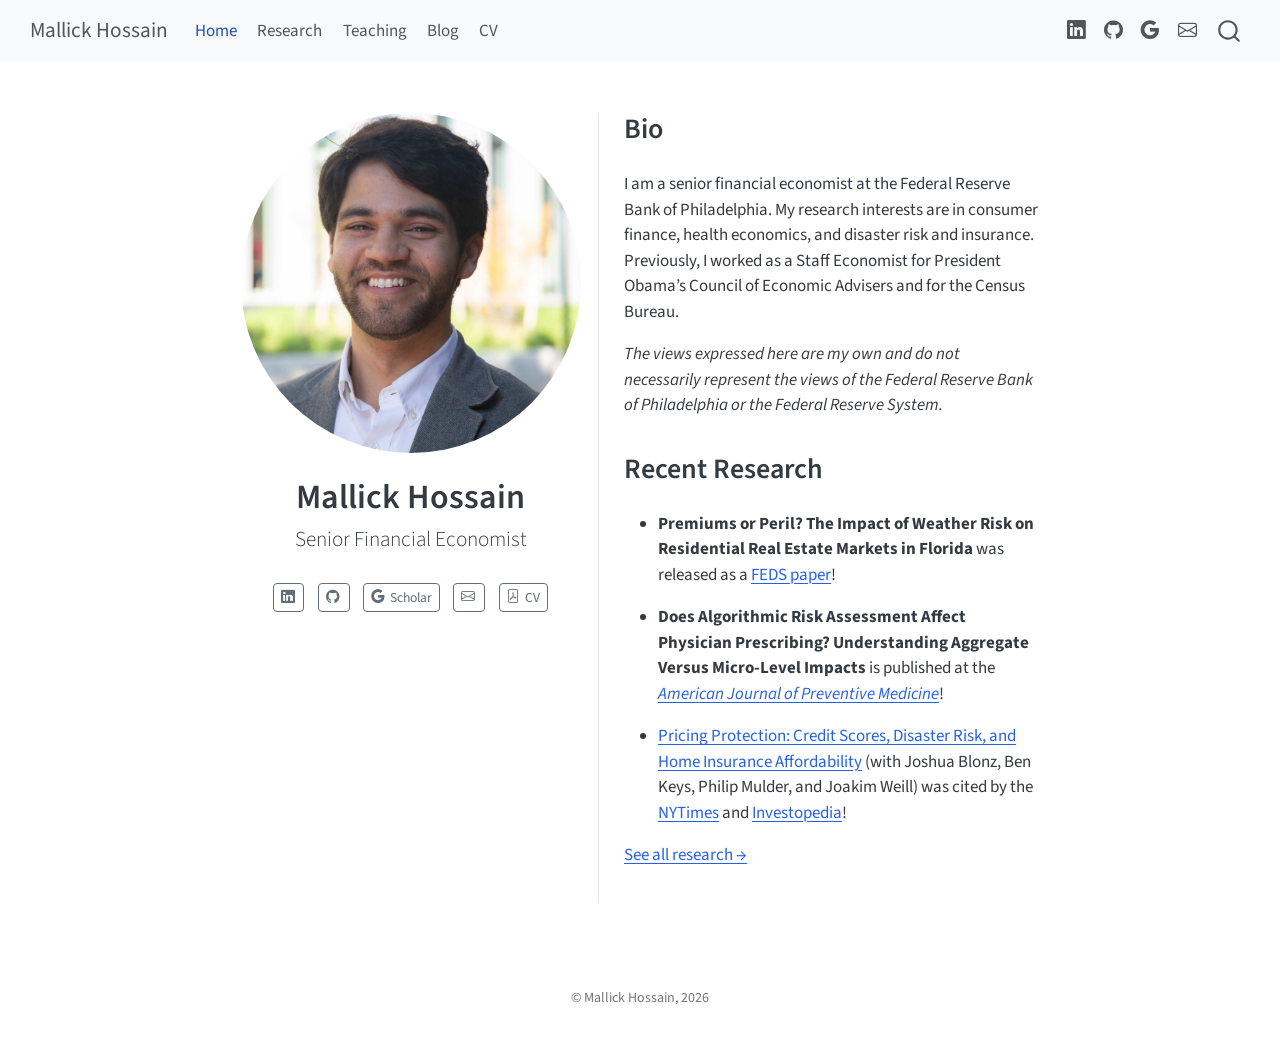
<file: index.html>
<!DOCTYPE html>
<html xmlns="http://www.w3.org/1999/xhtml" lang="en" xml:lang="en"><head>

<meta charset="utf-8">
<meta name="generator" content="quarto-1.11.9">

<meta name="viewport" content="width=device-width, initial-scale=1.0, user-scalable=yes">


<title>Mallick Hossain</title>
<style>
/* Default styles provided by pandoc.
** See https://pandoc.org/MANUAL.html#variables-for-html for config info.
*/
span.smallcaps{font-variant: small-caps;}
div.columns{display: flex; gap: 1.5em;}
div.column{flex: auto;}
@media screen {
div.columns{gap: min(4vw, 1.5em);}
div.column{overflow-x: auto;}
}
div.hanging-indent{margin-left: 1.5em; text-indent: -1.5em;}
ul.task-list{list-style: none;}
ul.task-list li input[type="checkbox"] {
  width: 0.8em;
  margin: 0 0.8em 0.2em -1em; /* quarto-specific, see https://github.com/quarto-dev/quarto-cli/issues/4556 */ 
  vertical-align: middle;
}
</style>


<script src="site_libs/quarto-nav/quarto-nav.js"></script>
<script src="site_libs/quarto-nav/headroom.min.js"></script>
<script src="site_libs/clipboard/clipboard.min.js"></script>
<script src="site_libs/quarto-search/autocomplete.umd.js"></script>
<script src="site_libs/quarto-search/fuse.min.js"></script>
<script src="site_libs/quarto-search/quarto-search.js"></script>
<meta name="quarto:offset" content="./">
<script src="site_libs/quarto-html/quarto.js" type="module"></script>
<script src="site_libs/quarto-html/tabsets/tabsets.js" type="module"></script>
<script src="site_libs/quarto-html/scrollable-regions/scrollable-regions.js" type="module"></script>
<script src="site_libs/quarto-html/popper.min.js"></script>
<script src="site_libs/quarto-html/tippy.umd.min.js"></script>
<link href="site_libs/quarto-html/tippy.css" rel="stylesheet">
<link href="site_libs/quarto-html/quarto-syntax-highlighting-63b5708e65d6cd79cd7618c58d0c21e7.css" rel="stylesheet" id="quarto-text-highlighting-styles">
<script src="site_libs/bootstrap/bootstrap.min.js"></script>
<link href="site_libs/bootstrap/bootstrap-icons.css" rel="stylesheet">
<link href="site_libs/bootstrap/bootstrap-b0bacdaee50ff9abb97ae013f25660d1.min.css" rel="stylesheet" append-hash="true" id="quarto-bootstrap" data-mode="light">
<script id="quarto-search-options" type="application/json">{
  "location": "navbar",
  "copy-button": false,
  "collapse-after": 3,
  "panel-placement": "end",
  "type": "overlay",
  "limit": 50,
  "keyboard-shortcut": [
    "f",
    "/",
    "s"
  ],
  "show-item-context": false,
  "language": {
    "search-no-results-text": "No results",
    "search-matching-documents-text": "matching documents",
    "search-copy-link-title": "Copy link to search",
    "search-hide-matches-text": "Hide additional matches",
    "search-more-match-text": "more match in this document",
    "search-more-matches-text": "more matches in this document",
    "search-clear-button-title": "Clear",
    "search-text-placeholder": "",
    "search-detached-cancel-button-title": "Cancel",
    "search-submit-button-title": "Submit",
    "search-label": "Search"
  }
}</script>


<link rel="stylesheet" href="styles.css">
</head>

<body class="nav-fixed fullcontent quarto-light"><a id="quarto-skip-link" class="visually-hidden-focusable" href="#quarto-document-content">Skip to main content</a>

<div id="quarto-search-results"></div>
  <header id="quarto-header" class="headroom fixed-top">
    <nav class="navbar navbar-expand-lg " data-bs-theme="dark" aria-label="Site">
      <div class="navbar-container container-fluid">
      <div class="navbar-brand-container mx-auto">
    <a class="navbar-brand" href="./index.html">
    <span class="navbar-title">Mallick Hossain</span>
    </a>
  </div>
          <button class="navbar-toggler" type="button" data-bs-toggle="collapse" data-bs-target="#navbarCollapse" aria-controls="navbarCollapse" aria-expanded="false" aria-label="Toggle navigation" onclick="if (window.quartoToggleHeadroom) { window.quartoToggleHeadroom(); }">
  <span class="navbar-toggler-icon"></span>
</button>
          <div class="collapse navbar-collapse" id="navbarCollapse">
            <ul class="navbar-nav navbar-nav-scroll me-auto">
  <li class="nav-item">
    <a class="nav-link active" href="./index.html" aria-current="page"> 
<span class="menu-text">Home</span></a>
  </li>  
  <li class="nav-item">
    <a class="nav-link" href="./research.html"> 
<span class="menu-text">Research</span></a>
  </li>  
  <li class="nav-item">
    <a class="nav-link" href="./teaching.html"> 
<span class="menu-text">Teaching</span></a>
  </li>  
  <li class="nav-item">
    <a class="nav-link" href="./blog.html"> 
<span class="menu-text">Blog</span></a>
  </li>  
  <li class="nav-item">
    <a class="nav-link" href="./files/HossainCV.pdf"> 
<span class="menu-text">CV</span></a>
  </li>  
</ul>
            <ul class="navbar-nav navbar-nav-scroll ms-auto">
  <li class="nav-item compact">
    <a class="nav-link" href="https://www.linkedin.com/in/mallickhossain/"> <i class="bi bi-linkedin" role="img">
</i> 
<span class="menu-text"></span></a>
  </li>  
  <li class="nav-item compact">
    <a class="nav-link" href="https://github.com/emallickhossain"> <i class="bi bi-github" role="img">
</i> 
<span class="menu-text"></span></a>
  </li>  
  <li class="nav-item compact">
    <a class="nav-link" href="https://scholar.google.com.my/citations?hl=en&amp;user=22Vq08IAAAAJ"> <i class="bi bi-google" role="img" aria-label="Google Scholar">
</i> 
<span class="menu-text"></span></a>
  </li>  
  <li class="nav-item compact">
    <a class="nav-link" href="mailto:your.email@philadelphiafed.org"> <i class="bi bi-envelope" role="img">
</i> 
<span class="menu-text"></span></a>
  </li>  
</ul>
          </div> <!-- /navcollapse -->
            <div class="quarto-navbar-tools">
</div>
            <div id="quarto-search" class="" title="Search"></div>
      </div> <!-- /container-fluid -->
    </nav>
</header>
<!-- content -->
<div id="quarto-content" class="quarto-container page-columns page-rows-contents page-layout-article page-navbar">
<!-- sidebar -->
<!-- margin-sidebar -->
    
<!-- main -->
<div class="quarto-about-trestles">
  <div class="about-entity">
    <img src="images/avatar.jpg" class="about-image
  round " style="height: 20em; width: 20em;">
<header id="title-block-header" class="quarto-title-block default">
<div class="quarto-title">
<h1 class="title">Mallick Hossain</h1>
<p class="subtitle lead">Senior Financial Economist</p>
</div>
<div class="quarto-title-meta">
  </div>
</header>
    <div class="about-links">
  <a href="https://www.linkedin.com/in/mallickhossain/" class="about-link" rel="" target="">
    <i class="bi bi-linkedin"></i>
     <span class="about-link-text"></span>
  </a>
  <a href="https://github.com/emallickhossain" class="about-link" rel="" target="">
    <i class="bi bi-github"></i>
     <span class="about-link-text"></span>
  </a>
  <a href="https://scholar.google.com.my/citations?hl=en&amp;user=22Vq08IAAAAJ" class="about-link" rel="" target="">
    <i class="bi bi-google"></i>
     <span class="about-link-text">Scholar</span>
  </a>
  <a href="mailto:your.email@philadelphiafed.org" class="about-link" rel="" target="">
    <i class="bi bi-envelope"></i>
     <span class="about-link-text"></span>
  </a>
  <a href="/files/HossainCV.pdf" class="about-link" rel="" target="">
    <i class="bi bi-file-pdf"></i>
     <span class="about-link-text">CV</span>
  </a>
</div>
  </div>
  <div class="about-contents"><main class="content" id="quarto-document-content" tabindex="-1">
<section id="bio" class="level2">
<h2 data-anchor-id="bio">Bio</h2>
<p>I am a senior financial economist at the Federal Reserve Bank of Philadelphia. My research interests are in consumer finance, health economics, and disaster risk and insurance. Previously, I worked as a Staff Economist for President Obama’s Council of Economic Advisers and for the Census Bureau.</p>
<p><em>The views expressed here are my own and do not necessarily represent the views of the Federal Reserve Bank of Philadelphia or the Federal Reserve System.</em></p>
</section>
<section id="recent-research" class="level2">
<h2 data-anchor-id="recent-research">Recent Research</h2>
<ul>
<li><p><strong>Premiums or Peril? The Impact of Weather Risk on Residential Real Estate Markets in Florida</strong> was released as a <a href="https://www.federalreserve.gov/econres/feds/premiums-or-peril.htm">FEDS paper</a>!</p></li>
<li><p><strong>Does Algorithmic Risk Assessment Affect Physician Prescribing? Understanding Aggregate Versus Micro-Level Impacts</strong> is published at the <a href="https://authors.elsevier.com/sd/article/S0749-3797(26)00110-8"><em>American Journal of Preventive Medicine</em></a>!</p></li>
<li><p><a href="https://papers.ssrn.com/sol3/papers.cfm?abstract_id=5026600">Pricing Protection: Credit Scores, Disaster Risk, and Home Insurance Affordability</a> (with Joshua Blonz, Ben Keys, Philip Mulder, and Joakim Weill) was cited by the <a href="https://www.nytimes.com/interactive/2026/03/09/climate/home-insurance-credit-scores.html">NYTimes</a> and <a href="https://www.investopedia.com/a-surprising-way-your-credit-score-could-be-costing-you-more-11924703">Investopedia</a>!</p></li>
</ul>
<p><a href="./research.html">See all research →</a></p>


</section>
</main></div>
</div>
 <!-- /main -->
<script id="quarto-html-after-body" type="application/javascript">
  window.document.addEventListener("DOMContentLoaded", function (event) {
    const isCodeAnnotation = (el) => {
      for (const clz of el.classList) {
        if (clz.startsWith('code-annotation-')) {                     
          return true;
        }
      }
      return false;
    }
    const onCopySuccess = function(e) {
      // button target
      const button = e.trigger;
      // don't keep focus
      button.blur();
      // flash "checked"
      button.classList.add('code-copy-button-checked');
      var currentTitle = button.getAttribute("title");
      button.setAttribute("title", "Copied!");
      let tooltip;
      if (window.bootstrap) {
        button.setAttribute("data-bs-toggle", "tooltip");
        button.setAttribute("data-bs-placement", "left");
        button.setAttribute("data-bs-title", "Copied!");
        tooltip = new bootstrap.Tooltip(button, 
          { trigger: "manual", 
            customClass: "code-copy-button-tooltip",
            offset: [0, -8]});
        tooltip.show();    
      }
      setTimeout(function() {
        if (tooltip) {
          tooltip.hide();
          button.removeAttribute("data-bs-title");
          button.removeAttribute("data-bs-toggle");
          button.removeAttribute("data-bs-placement");
        }
        button.setAttribute("title", currentTitle);
        button.classList.remove('code-copy-button-checked');
      }, 1000);
      // clear code selection
      e.clearSelection();
    }
    const getTextToCopy = function(trigger) {
      const outerScaffold = trigger.parentElement.cloneNode(true);
      const codeEl = outerScaffold.querySelector('code');
      for (const childEl of codeEl.children) {
        if (isCodeAnnotation(childEl)) {
          childEl.remove();
        }
      }
      return codeEl.innerText;
    }
    const clipboard = new window.ClipboardJS('.code-copy-button:not([data-in-quarto-modal])', {
      text: getTextToCopy
    });
    clipboard.on('success', onCopySuccess);
    if (window.document.getElementById('quarto-embedded-source-code-modal')) {
      const clipboardModal = new window.ClipboardJS('.code-copy-button[data-in-quarto-modal]', {
        text: getTextToCopy,
        container: window.document.getElementById('quarto-embedded-source-code-modal')
      });
      clipboardModal.on('success', onCopySuccess);
    }
      var localhostRegex = new RegExp(/^(?:http|https):\/\/localhost\:?[0-9]*\//);
      var mailtoRegex = new RegExp(/^mailto:/);
        var filterRegex = new RegExp("https:\/\/mallickhossain\.com");
      var isInternal = (href) => {
          return filterRegex.test(href) || localhostRegex.test(href) || mailtoRegex.test(href);
      }
      // Inspect non-navigation links and adorn them if external
      window.quartoDecorateExternalLinks = function (root) {
     var links = (root || window.document).querySelectorAll('a[href]:not(.nav-link):not(.navbar-brand):not(.toc-action):not(.sidebar-link):not(.sidebar-item-toggle):not(.pagination-link):not(.no-external):not([aria-hidden]):not(.dropdown-item):not(.quarto-navigation-tool):not(.about-link)');
      for (var i=0; i<links.length; i++) {
        const link = links[i];
        if (!isInternal(link.href)) {
          // undo the damage that might have been done by quarto-nav.js in the case of
          // links that we want to consider external
          if (link.dataset.originalHref !== undefined) {
            link.href = link.dataset.originalHref;
          }
          if (!link.classList.contains('no-external-icon')) {
          }
        }
      }
      };
      window.quartoDecorateExternalLinks(window.document);
    // Esc closes the popup (WCAG 1.4.13) and focus leaving both trigger and
    // popup closes it (WCAG 2.4.11); tippy handles neither for interactive popups.
    const hideOnEscAndFocusOut = {
      name: 'hideOnEscAndFocusOut',
      defaultValue: true,
      fn(instance) {
        const dismiss = () => {
          // A show scheduled by the trigger delay would otherwise reopen it
          instance.clearDelayTimeouts();
          instance.hide();
        };
        const onKeyDown = (event) => {
          if (event.key !== 'Escape') {
            return;
          }
          // Keep Esc from also reaching page handlers (e.g. reveal.js overview),
          // except an open reveal.js slide menu, which Esc should close too.
          // The menu handles keys only when its keyboard option is on.
          const menuHandlesEsc = window.Reveal?.getPlugin?.('menu')?.isOpen() &&
            window.Reveal.getConfig().menu?.keyboard !== false;
          if (!menuHandlesEsc) {
            event.stopPropagation();
          }
          if (instance.popper.contains(window.document.activeElement)) {
            // Disabled while refocusing so the focus trigger does not reopen it
            instance.disable();
            instance.reference.focus();
            instance.enable();
          }
          dismiss();
        };
        const onFocusOut = (event) => {
          const target = event.relatedTarget;
          if (target && !instance.reference.contains(target) &&
              !instance.popper.contains(target)) {
            dismiss();
          }
        };
        // On the trigger too: a click trigger (code-annotations: select) has no
        // blur handling. Attached for the instance's lifetime so leaving the
        // trigger also cancels a show still pending on the trigger delay.
        instance.reference.addEventListener('focusout', onFocusOut);
        return {
          onShow() {
            window.document.addEventListener('keydown', onKeyDown, true);
            instance.popper.addEventListener('focusout', onFocusOut);
          },
          onHide() {
            window.document.removeEventListener('keydown', onKeyDown, true);
            instance.popper.removeEventListener('focusout', onFocusOut);
          },
          onDestroy() {
            instance.reference.removeEventListener('focusout', onFocusOut);
          },
        };
      },
    };
    function tippyHover(el, contentFn, onTriggerFn, onUntriggerFn) {
      const config = {
        allowHTML: true,
        maxWidth: 500,
        delay: 100,
        arrow: false,
        appendTo: function(el) {
            return el.parentElement;
        },
        interactive: true,
        interactiveBorder: 10,
        theme: 'quarto',
        placement: 'bottom-start',
        plugins: [hideOnEscAndFocusOut],
      };
      if (contentFn) {
        config.content = contentFn;
      }
      if (onTriggerFn) {
        config.onTrigger = onTriggerFn;
      }
      if (onUntriggerFn) {
        config.onUntrigger = onUntriggerFn;
      }
      window.tippy(el, config); 
    }
    const noterefs = window.document.querySelectorAll('a[role="doc-noteref"]');
    for (var i=0; i<noterefs.length; i++) {
      const ref = noterefs[i];
      tippyHover(ref, function() {
        // use id or data attribute instead here
        let href = ref.getAttribute('data-footnote-href') || ref.getAttribute('href');
        try { href = new URL(href).hash; } catch {}
        const id = href.replace(/^#\/?/, "");
        const note = window.document.getElementById(id);
        if (note) {
          return note.innerHTML;
        } else {
          return "";
        }
      });
    }
    const xrefs = window.document.querySelectorAll('a.quarto-xref');
    const processXRef = (id, note) => {
      // Strip column container classes
      const stripColumnClz = (el) => {
        el.classList.remove("page-full", "page-columns");
        if (el.children) {
          for (const child of el.children) {
            stripColumnClz(child);
          }
        }
      }
      stripColumnClz(note)
      if (id === null || id.startsWith('sec-')) {
        // Special case sections, only their first couple elements
        const container = document.createElement("div");
        if (note.children && note.children.length > 2) {
          container.appendChild(note.children[0].cloneNode(true));
          for (let i = 1; i < note.children.length; i++) {
            const child = note.children[i];
            if (child.tagName === "P" && child.innerText === "") {
              continue;
            } else {
              container.appendChild(child.cloneNode(true));
              break;
            }
          }
          if (window.Quarto?.typesetMath) {
            window.Quarto.typesetMath(container);
          }
          return container.innerHTML
        } else {
          if (window.Quarto?.typesetMath) {
            window.Quarto.typesetMath(note);
          }
          return note.innerHTML;
        }
      } else {
        // Remove any anchor links if they are present
        const anchorLink = note.querySelector('a.anchorjs-link');
        if (anchorLink) {
          anchorLink.remove();
        }
        if (window.Quarto?.typesetMath) {
          window.Quarto.typesetMath(note);
        }
        if (note.classList.contains("callout")) {
          return note.outerHTML;
        } else {
          return note.innerHTML;
        }
      }
    }
    for (var i=0; i<xrefs.length; i++) {
      const xref = xrefs[i];
      tippyHover(xref, undefined, function(instance) {
        instance.disable();
        let url = xref.getAttribute('href');
        let hash = undefined; 
        if (url.startsWith('#')) {
          hash = url;
        } else {
          try { hash = new URL(url).hash; } catch {}
        }
        if (hash) {
          const id = hash.replace(/^#\/?/, "");
          const note = window.document.getElementById(id);
          if (note !== null) {
            try {
              const html = processXRef(id, note.cloneNode(true));
              instance.setContent(html);
            } finally {
              instance.enable();
              instance.show();
            }
          } else {
            // See if we can fetch this
            fetch(url.split('#')[0])
            .then(res => res.text())
            .then(html => {
              const parser = new DOMParser();
              const htmlDoc = parser.parseFromString(html, "text/html");
              const note = htmlDoc.getElementById(id);
              if (note !== null) {
                const html = processXRef(id, note);
                instance.setContent(html);
              } 
            }).finally(() => {
              instance.enable();
              instance.show();
            });
          }
        } else {
          // See if we can fetch a full url (with no hash to target)
          // This is a special case and we should probably do some content thinning / targeting
          fetch(url)
          .then(res => res.text())
          .then(html => {
            const parser = new DOMParser();
            const htmlDoc = parser.parseFromString(html, "text/html");
            const note = htmlDoc.querySelector('main.content');
            if (note !== null) {
              // This should only happen for chapter cross references
              // (since there is no id in the URL)
              // remove the first header
              if (note.children.length > 0 && note.children[0].tagName === "HEADER") {
                note.children[0].remove();
              }
              const html = processXRef(null, note);
              instance.setContent(html);
            } 
          }).finally(() => {
            instance.enable();
            instance.show();
          });
        }
      }, function(instance) {
      });
    }
        let selectedAnnoteEl;
        const selectorForAnnotation = ( cell, annotation) => {
          let cellAttr = 'data-code-cell="' + cell + '"';
          let lineAttr = 'data-code-annotation="' +  annotation + '"';
          const selector = 'span[' + cellAttr + '][' + lineAttr + ']';
          return selector;
        }
        const selectCodeLines = (annoteEl) => {
          const doc = window.document;
          const targetCell = annoteEl.getAttribute("data-target-cell");
          const targetAnnotation = annoteEl.getAttribute("data-target-annotation");
          const annoteSpan = window.document.querySelector(selectorForAnnotation(targetCell, targetAnnotation));
          const lines = annoteSpan.getAttribute("data-code-lines").split(",");
          const lineIds = lines.map((line) => {
            return targetCell + "-" + line;
          })
          // Each band is positioned against its own containing block, which is
          // not the offsetParent of the lines, so place it from client rects.
          const placeBand = (band, firstEl, lastEl, codeBlock) => {
            const container = band.offsetParent;
            if (container === null) {
              return;
            }
            const containerRect = container.getBoundingClientRect();
            // Reveal.js scales slides with a transform, so convert client
            // pixels back to the CSS pixels of the container.
            const scale = containerRect.height / container.offsetHeight || 1;
            const firstRect = firstEl.getBoundingClientRect();
            const lastRect = lastEl.getBoundingClientRect();
            const top = (firstRect.top - containerRect.top) / scale - container.clientTop + container.scrollTop;
            const height = (lastRect.bottom - firstRect.top) / scale;
            band.style.top = top - 2 + "px";
            band.style.height = height + 4 + "px";
            if (codeBlock) {
              // Without the copy button wrapper, the containing block is wider
              // than the code block, so span the code block explicitly.
              const blockRect = codeBlock.getBoundingClientRect();
              band.style.left = (blockRect.left - containerRect.left) / scale - container.clientLeft + container.scrollLeft + "px";
              band.style.width = blockRect.width / scale + "px";
            }
          };
          if (lineIds.length > 0) {
            const el = window.document.getElementById(lineIds[0]);
            const lastEl = window.document.getElementById(lineIds[lineIds.length - 1]);
            const parent = el.parentElement.parentElement;
            // cook up a div (if necessary) and position it
            let div = window.document.getElementById("code-annotation-line-highlight");
            if (div === null) {
              div = window.document.createElement("div");
              div.setAttribute("id", "code-annotation-line-highlight");
              div.style.position = 'absolute';
              parent.appendChild(div);
            }
            placeBand(div, el, lastEl, parent.closest("div.sourceCode") || parent);
            let gutterDiv = window.document.getElementById("code-annotation-line-highlight-gutter");
            if (gutterDiv === null) {
              gutterDiv = window.document.createElement("div");
              gutterDiv.setAttribute("id", "code-annotation-line-highlight-gutter");
              gutterDiv.style.position = 'absolute';
              const codeCell = window.document.getElementById(targetCell);
              const gutter = codeCell.querySelector('.code-annotation-gutter');
              gutter.appendChild(gutterDiv);
            }
            placeBand(gutterDiv, el, lastEl);
            selectedAnnoteEl = annoteEl;
          }
        };
        const unselectCodeLines = () => {
          const elementsIds = ["code-annotation-line-highlight", "code-annotation-line-highlight-gutter"];
          elementsIds.forEach((elId) => {
            const div = window.document.getElementById(elId);
            if (div) {
              div.remove();
            }
          });
          selectedAnnoteEl = undefined;
        };
          // Handle positioning of the toggle
      window.addEventListener(
        "resize",
        throttle(() => {
          elRect = undefined;
          if (selectedAnnoteEl) {
            selectCodeLines(selectedAnnoteEl);
          }
        }, 10)
      );
      function throttle(fn, ms) {
      let throttle = false;
      let timer;
        return (...args) => {
          if(!throttle) { // first call gets through
              fn.apply(this, args);
              throttle = true;
          } else { // all the others get throttled
              if(timer) clearTimeout(timer); // cancel #2
              timer = setTimeout(() => {
                fn.apply(this, args);
                timer = throttle = false;
              }, ms);
          }
        };
      }
        // Attach click handler to the DT
        const annoteDls = window.document.querySelectorAll('dt[data-target-cell]');
        for (const annoteDlNode of annoteDls) {
          annoteDlNode.addEventListener('click', (event) => {
            const clickedEl = event.target;
            if (clickedEl !== selectedAnnoteEl) {
              unselectCodeLines();
              const activeEl = window.document.querySelector('dt[data-target-cell].code-annotation-active');
              if (activeEl) {
                activeEl.classList.remove('code-annotation-active');
              }
              selectCodeLines(clickedEl);
              clickedEl.classList.add('code-annotation-active');
            } else {
              // Unselect the line
              unselectCodeLines();
              clickedEl.classList.remove('code-annotation-active');
            }
          });
        }
    const findCites = (el) => {
      const parentEl = el.parentElement;
      if (parentEl) {
        const cites = parentEl.dataset.cites;
        if (cites) {
          return {
            el,
            cites: cites.split(' ')
          };
        } else {
          return findCites(el.parentElement)
        }
      } else {
        return undefined;
      }
    };
    var bibliorefs = window.document.querySelectorAll('a[role="doc-biblioref"]');
    for (var i=0; i<bibliorefs.length; i++) {
      const ref = bibliorefs[i];
      const citeInfo = findCites(ref);
      if (citeInfo) {
        tippyHover(citeInfo.el, function() {
          var popup = window.document.createElement('div');
          citeInfo.cites.forEach(function(cite) {
            var citeDiv = window.document.createElement('div');
            citeDiv.classList.add('hanging-indent');
            citeDiv.classList.add('csl-entry');
            var biblioDiv = window.document.getElementById('ref-' + cite);
            if (biblioDiv) {
              citeDiv.innerHTML = biblioDiv.innerHTML;
            }
            popup.appendChild(citeDiv);
          });
          return popup.innerHTML;
        });
      }
    }
  });
  </script>
  <script type="application/javascript">
  window.quartoScrollableRegionsLabels = {"code":"Scrollable code","output":"Scrollable output"};
  </script>
</div> <!-- /content -->
<footer class="footer">
  <div class="nav-footer">
    <div class="nav-footer-left">
      &nbsp;
    </div>   
    <div class="nav-footer-center">
<p>© Mallick Hossain, 2026</p>
</div>
    <div class="nav-footer-right">
      &nbsp;
    </div>
  </div>
</footer>




</body></html>
</file>
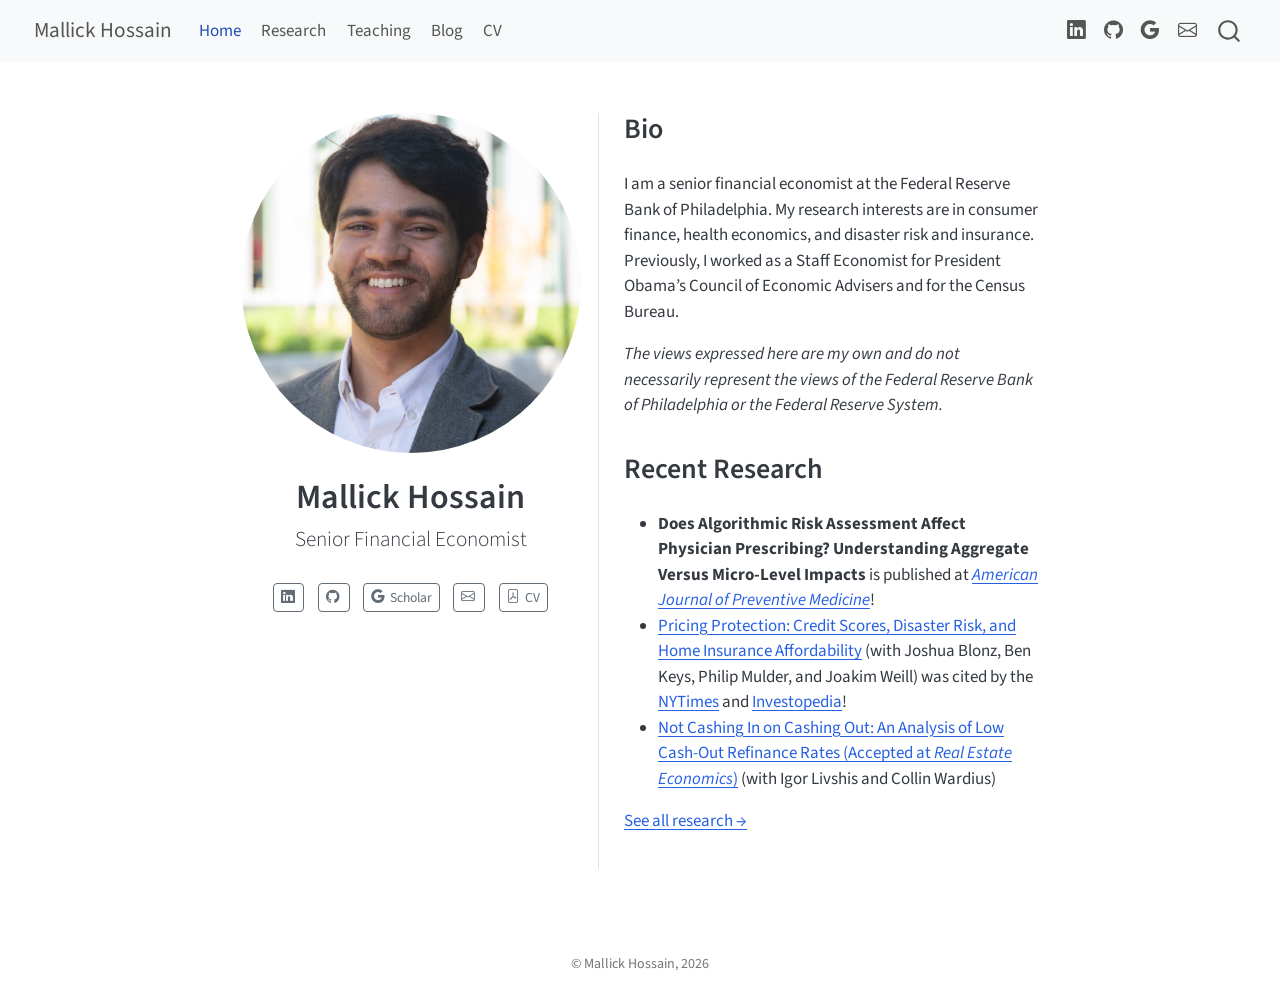
<file: docs/index.html>
<!DOCTYPE html>
<html xmlns="http://www.w3.org/1999/xhtml" lang="en" xml:lang="en"><head>

<meta charset="utf-8">
<meta name="generator" content="quarto-1.8.25">

<meta name="viewport" content="width=device-width, initial-scale=1.0, user-scalable=yes">


<title>Mallick Hossain</title>
<style>
code{white-space: pre-wrap;}
span.smallcaps{font-variant: small-caps;}
div.columns{display: flex; gap: min(4vw, 1.5em);}
div.column{flex: auto; overflow-x: auto;}
div.hanging-indent{margin-left: 1.5em; text-indent: -1.5em;}
ul.task-list{list-style: none;}
ul.task-list li input[type="checkbox"] {
  width: 0.8em;
  margin: 0 0.8em 0.2em -1em; /* quarto-specific, see https://github.com/quarto-dev/quarto-cli/issues/4556 */ 
  vertical-align: middle;
}
</style>


<script src="site_libs/quarto-nav/quarto-nav.js"></script>
<script src="site_libs/quarto-nav/headroom.min.js"></script>
<script src="site_libs/clipboard/clipboard.min.js"></script>
<script src="site_libs/quarto-search/autocomplete.umd.js"></script>
<script src="site_libs/quarto-search/fuse.min.js"></script>
<script src="site_libs/quarto-search/quarto-search.js"></script>
<meta name="quarto:offset" content="./">
<script src="site_libs/quarto-html/quarto.js" type="module"></script>
<script src="site_libs/quarto-html/tabsets/tabsets.js" type="module"></script>
<script src="site_libs/quarto-html/axe/axe-check.js" type="module"></script>
<script src="site_libs/quarto-html/popper.min.js"></script>
<script src="site_libs/quarto-html/tippy.umd.min.js"></script>
<link href="site_libs/quarto-html/tippy.css" rel="stylesheet">
<link href="site_libs/quarto-html/quarto-syntax-highlighting-7b89279ff1a6dce999919e0e67d4d9ec.css" rel="stylesheet" id="quarto-text-highlighting-styles">
<script src="site_libs/bootstrap/bootstrap.min.js"></script>
<link href="site_libs/bootstrap/bootstrap-icons.css" rel="stylesheet">
<link href="site_libs/bootstrap/bootstrap-5da7ccef4470bbfba848339bb41d5ec3.min.css" rel="stylesheet" append-hash="true" id="quarto-bootstrap" data-mode="light">
<script id="quarto-search-options" type="application/json">{
  "location": "navbar",
  "copy-button": false,
  "collapse-after": 3,
  "panel-placement": "end",
  "type": "overlay",
  "limit": 50,
  "keyboard-shortcut": [
    "f",
    "/",
    "s"
  ],
  "show-item-context": false,
  "language": {
    "search-no-results-text": "No results",
    "search-matching-documents-text": "matching documents",
    "search-copy-link-title": "Copy link to search",
    "search-hide-matches-text": "Hide additional matches",
    "search-more-match-text": "more match in this document",
    "search-more-matches-text": "more matches in this document",
    "search-clear-button-title": "Clear",
    "search-text-placeholder": "",
    "search-detached-cancel-button-title": "Cancel",
    "search-submit-button-title": "Submit",
    "search-label": "Search"
  }
}</script>


<link rel="stylesheet" href="styles.css">
</head>

<body class="nav-fixed fullcontent quarto-light">

<div id="quarto-search-results"></div>
  <header id="quarto-header" class="headroom fixed-top">
    <nav class="navbar navbar-expand-lg " data-bs-theme="dark">
      <div class="navbar-container container-fluid">
      <div class="navbar-brand-container mx-auto">
    <a href="./index.html" class="navbar-brand navbar-brand-logo">
    </a>
    <a class="navbar-brand" href="./index.html">
    <span class="navbar-title">Mallick Hossain</span>
    </a>
  </div>
            <div id="quarto-search" class="" title="Search"></div>
          <button class="navbar-toggler" type="button" data-bs-toggle="collapse" data-bs-target="#navbarCollapse" aria-controls="navbarCollapse" role="menu" aria-expanded="false" aria-label="Toggle navigation" onclick="if (window.quartoToggleHeadroom) { window.quartoToggleHeadroom(); }">
  <span class="navbar-toggler-icon"></span>
</button>
          <div class="collapse navbar-collapse" id="navbarCollapse">
            <ul class="navbar-nav navbar-nav-scroll me-auto">
  <li class="nav-item">
    <a class="nav-link active" href="./index.html" aria-current="page"> 
<span class="menu-text">Home</span></a>
  </li>  
  <li class="nav-item">
    <a class="nav-link" href="./research.html"> 
<span class="menu-text">Research</span></a>
  </li>  
  <li class="nav-item">
    <a class="nav-link" href="./teaching.html"> 
<span class="menu-text">Teaching</span></a>
  </li>  
  <li class="nav-item">
    <a class="nav-link" href="./blog.html"> 
<span class="menu-text">Blog</span></a>
  </li>  
  <li class="nav-item">
    <a class="nav-link" href="./files/HossainCV.pdf"> 
<span class="menu-text">CV</span></a>
  </li>  
</ul>
            <ul class="navbar-nav navbar-nav-scroll ms-auto">
  <li class="nav-item compact">
    <a class="nav-link" href="https://www.linkedin.com/in/mallickhossain/"> <i class="bi bi-linkedin" role="img">
</i> 
<span class="menu-text"></span></a>
  </li>  
  <li class="nav-item compact">
    <a class="nav-link" href="https://github.com/emallickhossain"> <i class="bi bi-github" role="img">
</i> 
<span class="menu-text"></span></a>
  </li>  
  <li class="nav-item compact">
    <a class="nav-link" href="https://scholar.google.com.my/citations?hl=en&amp;user=22Vq08IAAAAJ"> <i class="bi bi-google" role="img" aria-label="Google Scholar">
</i> 
<span class="menu-text"></span></a>
  </li>  
  <li class="nav-item compact">
    <a class="nav-link" href="mailto:your.email@philadelphiafed.org"> <i class="bi bi-envelope" role="img">
</i> 
<span class="menu-text"></span></a>
  </li>  
</ul>
          </div> <!-- /navcollapse -->
            <div class="quarto-navbar-tools">
</div>
      </div> <!-- /container-fluid -->
    </nav>
</header>
<!-- content -->
<div id="quarto-content" class="quarto-container page-columns page-rows-contents page-layout-article page-navbar">
<!-- sidebar -->
<!-- margin-sidebar -->
    
<!-- main -->
<div class="quarto-about-trestles">
  <div class="about-entity">
    <img src="images/avatar.jpg" class="about-image
  round " style="height: 20em; width: 20em;">
<header id="title-block-header" class="quarto-title-block default">
<div class="quarto-title">
<h1 class="title">Mallick Hossain</h1>
<p class="subtitle lead">Senior Financial Economist</p>
</div>
<div class="quarto-title-meta">
  </div>
</header>
    <div class="about-links">
  <a href="https://www.linkedin.com/in/mallickhossain/" class="about-link" rel="" target="">
    <i class="bi bi-linkedin"></i>
     <span class="about-link-text"></span>
  </a>
  <a href="https://github.com/emallickhossain" class="about-link" rel="" target="">
    <i class="bi bi-github"></i>
     <span class="about-link-text"></span>
  </a>
  <a href="https://scholar.google.com.my/citations?hl=en&amp;user=22Vq08IAAAAJ" class="about-link" rel="" target="">
    <i class="bi bi-google"></i>
     <span class="about-link-text">Scholar</span>
  </a>
  <a href="mailto:your.email@philadelphiafed.org" class="about-link" rel="" target="">
    <i class="bi bi-envelope"></i>
     <span class="about-link-text"></span>
  </a>
  <a href="/files/HossainCV.pdf" class="about-link" rel="" target="">
    <i class="bi bi-file-pdf"></i>
     <span class="about-link-text">CV</span>
  </a>
</div>
  </div>
  <div class="about-contents"><main class="content" id="quarto-document-content">
<section id="bio" class="level2">
<h2 data-anchor-id="bio">Bio</h2>
<p>I am a senior financial economist at the Federal Reserve Bank of Philadelphia. My research interests are in consumer finance, health economics, and disaster risk and insurance. Previously, I worked as a Staff Economist for President Obama’s Council of Economic Advisers and for the Census Bureau.</p>
<p><em>The views expressed here are my own and do not necessarily represent the views of the Federal Reserve Bank of Philadelphia or the Federal Reserve System.</em></p>
</section>
<section id="recent-research" class="level2">
<h2 data-anchor-id="recent-research">Recent Research</h2>
<ul>
<li><strong>Does Algorithmic Risk Assessment Affect Physician Prescribing? Understanding Aggregate Versus Micro-Level Impacts</strong> is published at <a href="https://authors.elsevier.com/sd/article/S0749-3797(26)00110-8"><em>American Journal of Preventive Medicine</em></a>!</li>
<li><a href="https://papers.ssrn.com/sol3/papers.cfm?abstract_id=5026600">Pricing Protection: Credit Scores, Disaster Risk, and Home Insurance Affordability</a> (with Joshua Blonz, Ben Keys, Philip Mulder, and Joakim Weill) was cited by the <a href="https://www.nytimes.com/interactive/2026/03/09/climate/home-insurance-credit-scores.html">NYTimes</a> and <a href="https://www.investopedia.com/a-surprising-way-your-credit-score-could-be-costing-you-more-11924703">Investopedia</a>!</li>
<li><a href="http://doi.org/10.1111/1540-6229.70031">Not Cashing In on Cashing Out: An Analysis of Low Cash-Out Refinance Rates (Accepted at <em>Real Estate Economics</em>)</a> (with Igor Livshis and Collin Wardius)</li>
</ul>
<p><a href="./research.html">See all research →</a></p>


</section>
</main></div>
</div>
 <!-- /main -->
<script id="quarto-html-after-body" type="application/javascript">
  window.document.addEventListener("DOMContentLoaded", function (event) {
    const isCodeAnnotation = (el) => {
      for (const clz of el.classList) {
        if (clz.startsWith('code-annotation-')) {                     
          return true;
        }
      }
      return false;
    }
    const onCopySuccess = function(e) {
      // button target
      const button = e.trigger;
      // don't keep focus
      button.blur();
      // flash "checked"
      button.classList.add('code-copy-button-checked');
      var currentTitle = button.getAttribute("title");
      button.setAttribute("title", "Copied!");
      let tooltip;
      if (window.bootstrap) {
        button.setAttribute("data-bs-toggle", "tooltip");
        button.setAttribute("data-bs-placement", "left");
        button.setAttribute("data-bs-title", "Copied!");
        tooltip = new bootstrap.Tooltip(button, 
          { trigger: "manual", 
            customClass: "code-copy-button-tooltip",
            offset: [0, -8]});
        tooltip.show();    
      }
      setTimeout(function() {
        if (tooltip) {
          tooltip.hide();
          button.removeAttribute("data-bs-title");
          button.removeAttribute("data-bs-toggle");
          button.removeAttribute("data-bs-placement");
        }
        button.setAttribute("title", currentTitle);
        button.classList.remove('code-copy-button-checked');
      }, 1000);
      // clear code selection
      e.clearSelection();
    }
    const getTextToCopy = function(trigger) {
      const outerScaffold = trigger.parentElement.cloneNode(true);
      const codeEl = outerScaffold.querySelector('code');
      for (const childEl of codeEl.children) {
        if (isCodeAnnotation(childEl)) {
          childEl.remove();
        }
      }
      return codeEl.innerText;
    }
    const clipboard = new window.ClipboardJS('.code-copy-button:not([data-in-quarto-modal])', {
      text: getTextToCopy
    });
    clipboard.on('success', onCopySuccess);
    if (window.document.getElementById('quarto-embedded-source-code-modal')) {
      const clipboardModal = new window.ClipboardJS('.code-copy-button[data-in-quarto-modal]', {
        text: getTextToCopy,
        container: window.document.getElementById('quarto-embedded-source-code-modal')
      });
      clipboardModal.on('success', onCopySuccess);
    }
      var localhostRegex = new RegExp(/^(?:http|https):\/\/localhost\:?[0-9]*\//);
      var mailtoRegex = new RegExp(/^mailto:/);
        var filterRegex = new RegExp('/' + window.location.host + '/');
      var isInternal = (href) => {
          return filterRegex.test(href) || localhostRegex.test(href) || mailtoRegex.test(href);
      }
      // Inspect non-navigation links and adorn them if external
     var links = window.document.querySelectorAll('a[href]:not(.nav-link):not(.navbar-brand):not(.toc-action):not(.sidebar-link):not(.sidebar-item-toggle):not(.pagination-link):not(.no-external):not([aria-hidden]):not(.dropdown-item):not(.quarto-navigation-tool):not(.about-link)');
      for (var i=0; i<links.length; i++) {
        const link = links[i];
        if (!isInternal(link.href)) {
          // undo the damage that might have been done by quarto-nav.js in the case of
          // links that we want to consider external
          if (link.dataset.originalHref !== undefined) {
            link.href = link.dataset.originalHref;
          }
        }
      }
    function tippyHover(el, contentFn, onTriggerFn, onUntriggerFn) {
      const config = {
        allowHTML: true,
        maxWidth: 500,
        delay: 100,
        arrow: false,
        appendTo: function(el) {
            return el.parentElement;
        },
        interactive: true,
        interactiveBorder: 10,
        theme: 'quarto',
        placement: 'bottom-start',
      };
      if (contentFn) {
        config.content = contentFn;
      }
      if (onTriggerFn) {
        config.onTrigger = onTriggerFn;
      }
      if (onUntriggerFn) {
        config.onUntrigger = onUntriggerFn;
      }
      window.tippy(el, config); 
    }
    const noterefs = window.document.querySelectorAll('a[role="doc-noteref"]');
    for (var i=0; i<noterefs.length; i++) {
      const ref = noterefs[i];
      tippyHover(ref, function() {
        // use id or data attribute instead here
        let href = ref.getAttribute('data-footnote-href') || ref.getAttribute('href');
        try { href = new URL(href).hash; } catch {}
        const id = href.replace(/^#\/?/, "");
        const note = window.document.getElementById(id);
        if (note) {
          return note.innerHTML;
        } else {
          return "";
        }
      });
    }
    const xrefs = window.document.querySelectorAll('a.quarto-xref');
    const processXRef = (id, note) => {
      // Strip column container classes
      const stripColumnClz = (el) => {
        el.classList.remove("page-full", "page-columns");
        if (el.children) {
          for (const child of el.children) {
            stripColumnClz(child);
          }
        }
      }
      stripColumnClz(note)
      if (id === null || id.startsWith('sec-')) {
        // Special case sections, only their first couple elements
        const container = document.createElement("div");
        if (note.children && note.children.length > 2) {
          container.appendChild(note.children[0].cloneNode(true));
          for (let i = 1; i < note.children.length; i++) {
            const child = note.children[i];
            if (child.tagName === "P" && child.innerText === "") {
              continue;
            } else {
              container.appendChild(child.cloneNode(true));
              break;
            }
          }
          if (window.Quarto?.typesetMath) {
            window.Quarto.typesetMath(container);
          }
          return container.innerHTML
        } else {
          if (window.Quarto?.typesetMath) {
            window.Quarto.typesetMath(note);
          }
          return note.innerHTML;
        }
      } else {
        // Remove any anchor links if they are present
        const anchorLink = note.querySelector('a.anchorjs-link');
        if (anchorLink) {
          anchorLink.remove();
        }
        if (window.Quarto?.typesetMath) {
          window.Quarto.typesetMath(note);
        }
        if (note.classList.contains("callout")) {
          return note.outerHTML;
        } else {
          return note.innerHTML;
        }
      }
    }
    for (var i=0; i<xrefs.length; i++) {
      const xref = xrefs[i];
      tippyHover(xref, undefined, function(instance) {
        instance.disable();
        let url = xref.getAttribute('href');
        let hash = undefined; 
        if (url.startsWith('#')) {
          hash = url;
        } else {
          try { hash = new URL(url).hash; } catch {}
        }
        if (hash) {
          const id = hash.replace(/^#\/?/, "");
          const note = window.document.getElementById(id);
          if (note !== null) {
            try {
              const html = processXRef(id, note.cloneNode(true));
              instance.setContent(html);
            } finally {
              instance.enable();
              instance.show();
            }
          } else {
            // See if we can fetch this
            fetch(url.split('#')[0])
            .then(res => res.text())
            .then(html => {
              const parser = new DOMParser();
              const htmlDoc = parser.parseFromString(html, "text/html");
              const note = htmlDoc.getElementById(id);
              if (note !== null) {
                const html = processXRef(id, note);
                instance.setContent(html);
              } 
            }).finally(() => {
              instance.enable();
              instance.show();
            });
          }
        } else {
          // See if we can fetch a full url (with no hash to target)
          // This is a special case and we should probably do some content thinning / targeting
          fetch(url)
          .then(res => res.text())
          .then(html => {
            const parser = new DOMParser();
            const htmlDoc = parser.parseFromString(html, "text/html");
            const note = htmlDoc.querySelector('main.content');
            if (note !== null) {
              // This should only happen for chapter cross references
              // (since there is no id in the URL)
              // remove the first header
              if (note.children.length > 0 && note.children[0].tagName === "HEADER") {
                note.children[0].remove();
              }
              const html = processXRef(null, note);
              instance.setContent(html);
            } 
          }).finally(() => {
            instance.enable();
            instance.show();
          });
        }
      }, function(instance) {
      });
    }
        let selectedAnnoteEl;
        const selectorForAnnotation = ( cell, annotation) => {
          let cellAttr = 'data-code-cell="' + cell + '"';
          let lineAttr = 'data-code-annotation="' +  annotation + '"';
          const selector = 'span[' + cellAttr + '][' + lineAttr + ']';
          return selector;
        }
        const selectCodeLines = (annoteEl) => {
          const doc = window.document;
          const targetCell = annoteEl.getAttribute("data-target-cell");
          const targetAnnotation = annoteEl.getAttribute("data-target-annotation");
          const annoteSpan = window.document.querySelector(selectorForAnnotation(targetCell, targetAnnotation));
          const lines = annoteSpan.getAttribute("data-code-lines").split(",");
          const lineIds = lines.map((line) => {
            return targetCell + "-" + line;
          })
          let top = null;
          let height = null;
          let parent = null;
          if (lineIds.length > 0) {
              //compute the position of the single el (top and bottom and make a div)
              const el = window.document.getElementById(lineIds[0]);
              top = el.offsetTop;
              height = el.offsetHeight;
              parent = el.parentElement.parentElement;
            if (lineIds.length > 1) {
              const lastEl = window.document.getElementById(lineIds[lineIds.length - 1]);
              const bottom = lastEl.offsetTop + lastEl.offsetHeight;
              height = bottom - top;
            }
            if (top !== null && height !== null && parent !== null) {
              // cook up a div (if necessary) and position it 
              let div = window.document.getElementById("code-annotation-line-highlight");
              if (div === null) {
                div = window.document.createElement("div");
                div.setAttribute("id", "code-annotation-line-highlight");
                div.style.position = 'absolute';
                parent.appendChild(div);
              }
              div.style.top = top - 2 + "px";
              div.style.height = height + 4 + "px";
              div.style.left = 0;
              let gutterDiv = window.document.getElementById("code-annotation-line-highlight-gutter");
              if (gutterDiv === null) {
                gutterDiv = window.document.createElement("div");
                gutterDiv.setAttribute("id", "code-annotation-line-highlight-gutter");
                gutterDiv.style.position = 'absolute';
                const codeCell = window.document.getElementById(targetCell);
                const gutter = codeCell.querySelector('.code-annotation-gutter');
                gutter.appendChild(gutterDiv);
              }
              gutterDiv.style.top = top - 2 + "px";
              gutterDiv.style.height = height + 4 + "px";
            }
            selectedAnnoteEl = annoteEl;
          }
        };
        const unselectCodeLines = () => {
          const elementsIds = ["code-annotation-line-highlight", "code-annotation-line-highlight-gutter"];
          elementsIds.forEach((elId) => {
            const div = window.document.getElementById(elId);
            if (div) {
              div.remove();
            }
          });
          selectedAnnoteEl = undefined;
        };
          // Handle positioning of the toggle
      window.addEventListener(
        "resize",
        throttle(() => {
          elRect = undefined;
          if (selectedAnnoteEl) {
            selectCodeLines(selectedAnnoteEl);
          }
        }, 10)
      );
      function throttle(fn, ms) {
      let throttle = false;
      let timer;
        return (...args) => {
          if(!throttle) { // first call gets through
              fn.apply(this, args);
              throttle = true;
          } else { // all the others get throttled
              if(timer) clearTimeout(timer); // cancel #2
              timer = setTimeout(() => {
                fn.apply(this, args);
                timer = throttle = false;
              }, ms);
          }
        };
      }
        // Attach click handler to the DT
        const annoteDls = window.document.querySelectorAll('dt[data-target-cell]');
        for (const annoteDlNode of annoteDls) {
          annoteDlNode.addEventListener('click', (event) => {
            const clickedEl = event.target;
            if (clickedEl !== selectedAnnoteEl) {
              unselectCodeLines();
              const activeEl = window.document.querySelector('dt[data-target-cell].code-annotation-active');
              if (activeEl) {
                activeEl.classList.remove('code-annotation-active');
              }
              selectCodeLines(clickedEl);
              clickedEl.classList.add('code-annotation-active');
            } else {
              // Unselect the line
              unselectCodeLines();
              clickedEl.classList.remove('code-annotation-active');
            }
          });
        }
    const findCites = (el) => {
      const parentEl = el.parentElement;
      if (parentEl) {
        const cites = parentEl.dataset.cites;
        if (cites) {
          return {
            el,
            cites: cites.split(' ')
          };
        } else {
          return findCites(el.parentElement)
        }
      } else {
        return undefined;
      }
    };
    var bibliorefs = window.document.querySelectorAll('a[role="doc-biblioref"]');
    for (var i=0; i<bibliorefs.length; i++) {
      const ref = bibliorefs[i];
      const citeInfo = findCites(ref);
      if (citeInfo) {
        tippyHover(citeInfo.el, function() {
          var popup = window.document.createElement('div');
          citeInfo.cites.forEach(function(cite) {
            var citeDiv = window.document.createElement('div');
            citeDiv.classList.add('hanging-indent');
            citeDiv.classList.add('csl-entry');
            var biblioDiv = window.document.getElementById('ref-' + cite);
            if (biblioDiv) {
              citeDiv.innerHTML = biblioDiv.innerHTML;
            }
            popup.appendChild(citeDiv);
          });
          return popup.innerHTML;
        });
      }
    }
  });
  </script>
</div> <!-- /content -->
<footer class="footer">
  <div class="nav-footer">
    <div class="nav-footer-left">
      &nbsp;
    </div>   
    <div class="nav-footer-center">
<p>© Mallick Hossain, 2026</p>
</div>
    <div class="nav-footer-right">
      &nbsp;
    </div>
  </div>
</footer>




</body></html>
</file>
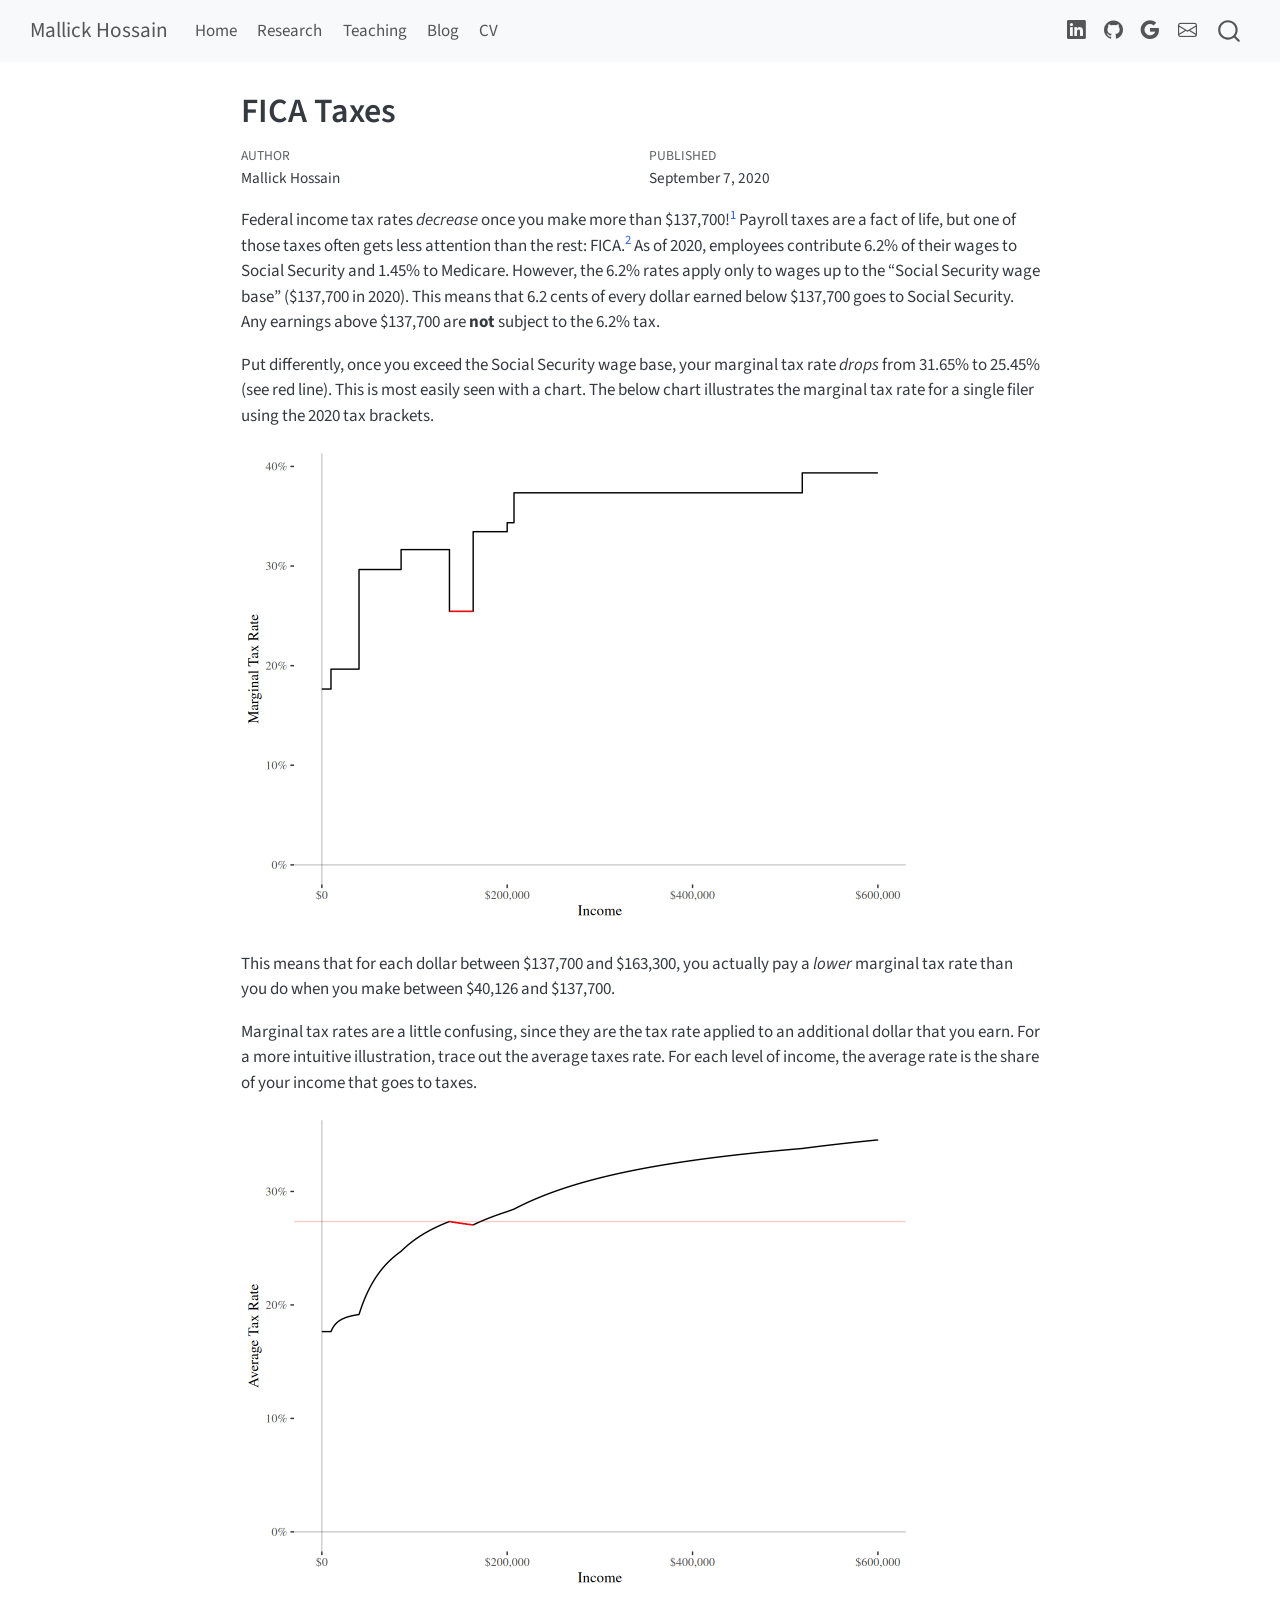
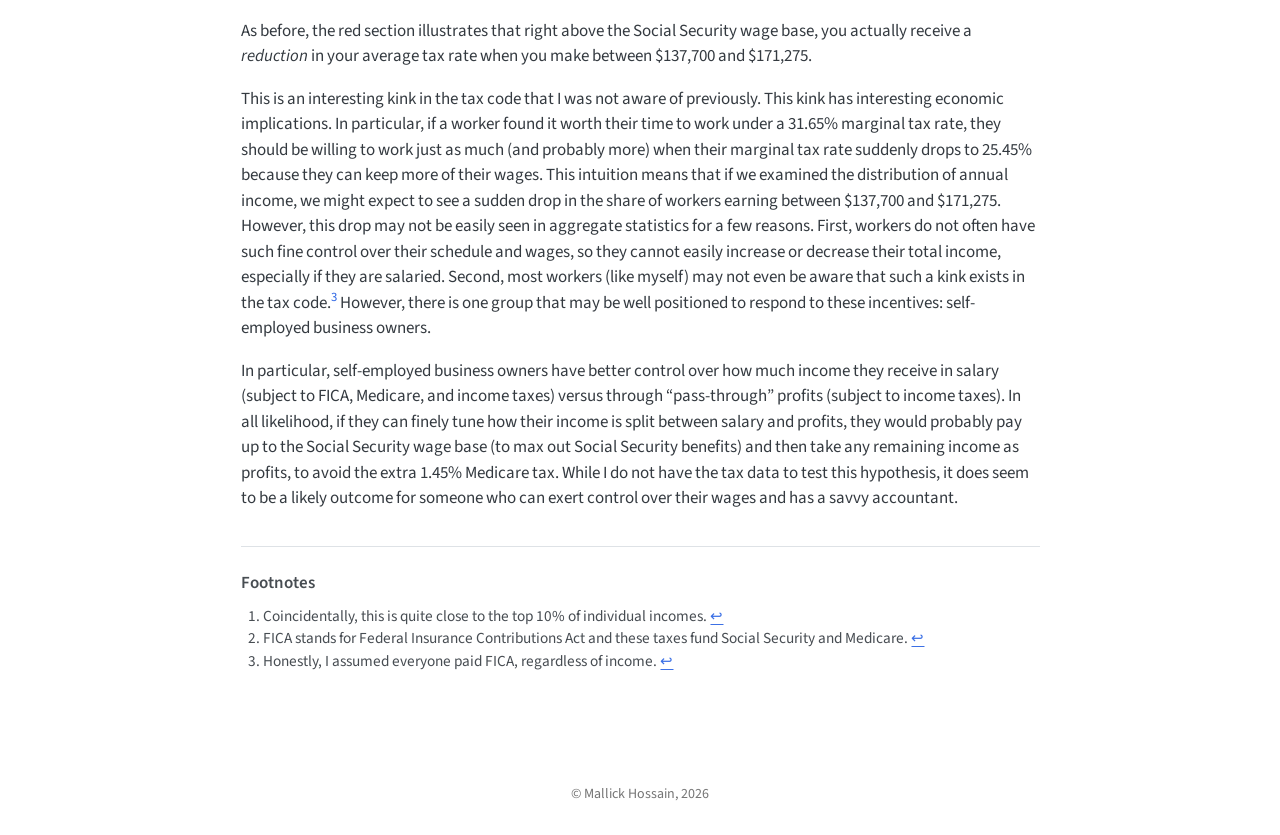
<file: posts/2020-08-15-fica-taxes/index.html>
<!DOCTYPE html>
<html xmlns="http://www.w3.org/1999/xhtml" lang="en" xml:lang="en"><head>

<meta charset="utf-8">
<meta name="generator" content="quarto-1.11.9">

<meta name="viewport" content="width=device-width, initial-scale=1.0, user-scalable=yes">

<meta name="author" content="Mallick Hossain">
<meta name="dcterms.date" content="2020-09-07">

<title>FICA Taxes – Mallick Hossain</title>
<style>
/* Default styles provided by pandoc.
** See https://pandoc.org/MANUAL.html#variables-for-html for config info.
*/
span.smallcaps{font-variant: small-caps;}
div.columns{display: flex; gap: 1.5em;}
div.column{flex: auto;}
@media screen {
div.columns{gap: min(4vw, 1.5em);}
div.column{overflow-x: auto;}
}
div.hanging-indent{margin-left: 1.5em; text-indent: -1.5em;}
ul.task-list{list-style: none;}
ul.task-list li input[type="checkbox"] {
  width: 0.8em;
  margin: 0 0.8em 0.2em -1em; /* quarto-specific, see https://github.com/quarto-dev/quarto-cli/issues/4556 */ 
  vertical-align: middle;
}
</style>


<script src="../../site_libs/quarto-nav/quarto-nav.js"></script>
<script src="../../site_libs/quarto-nav/headroom.min.js"></script>
<script src="../../site_libs/clipboard/clipboard.min.js"></script>
<script src="../../site_libs/quarto-search/autocomplete.umd.js"></script>
<script src="../../site_libs/quarto-search/fuse.min.js"></script>
<script src="../../site_libs/quarto-search/quarto-search.js"></script>
<meta name="quarto:offset" content="../../">
<script src="../../site_libs/quarto-html/quarto.js" type="module"></script>
<script src="../../site_libs/quarto-html/tabsets/tabsets.js" type="module"></script>
<script src="../../site_libs/quarto-html/scrollable-regions/scrollable-regions.js" type="module"></script>
<script src="../../site_libs/quarto-html/popper.min.js"></script>
<script src="../../site_libs/quarto-html/tippy.umd.min.js"></script>
<script src="../../site_libs/quarto-html/anchor.min.js"></script>
<link href="../../site_libs/quarto-html/tippy.css" rel="stylesheet">
<link href="../../site_libs/quarto-html/quarto-syntax-highlighting-63b5708e65d6cd79cd7618c58d0c21e7.css" rel="stylesheet" id="quarto-text-highlighting-styles">
<script src="../../site_libs/bootstrap/bootstrap.min.js"></script>
<link href="../../site_libs/bootstrap/bootstrap-icons.css" rel="stylesheet">
<link href="../../site_libs/bootstrap/bootstrap-b0bacdaee50ff9abb97ae013f25660d1.min.css" rel="stylesheet" append-hash="true" id="quarto-bootstrap" data-mode="light">
<script id="quarto-search-options" type="application/json">{
  "location": "navbar",
  "copy-button": false,
  "collapse-after": 3,
  "panel-placement": "end",
  "type": "overlay",
  "limit": 50,
  "keyboard-shortcut": [
    "f",
    "/",
    "s"
  ],
  "show-item-context": false,
  "language": {
    "search-no-results-text": "No results",
    "search-matching-documents-text": "matching documents",
    "search-copy-link-title": "Copy link to search",
    "search-hide-matches-text": "Hide additional matches",
    "search-more-match-text": "more match in this document",
    "search-more-matches-text": "more matches in this document",
    "search-clear-button-title": "Clear",
    "search-text-placeholder": "",
    "search-detached-cancel-button-title": "Cancel",
    "search-submit-button-title": "Submit",
    "search-label": "Search"
  }
}</script>


<link rel="stylesheet" href="../../styles.css">
</head>

<body class="nav-fixed fullcontent quarto-light"><a id="quarto-skip-link" class="visually-hidden-focusable" href="#quarto-document-content">Skip to main content</a>

<div id="quarto-search-results"></div>
  <header id="quarto-header" class="headroom fixed-top">
    <nav class="navbar navbar-expand-lg " data-bs-theme="dark" aria-label="Site">
      <div class="navbar-container container-fluid">
      <div class="navbar-brand-container mx-auto">
    <a class="navbar-brand" href="../../index.html">
    <span class="navbar-title">Mallick Hossain</span>
    </a>
  </div>
          <button class="navbar-toggler" type="button" data-bs-toggle="collapse" data-bs-target="#navbarCollapse" aria-controls="navbarCollapse" aria-expanded="false" aria-label="Toggle navigation" onclick="if (window.quartoToggleHeadroom) { window.quartoToggleHeadroom(); }">
  <span class="navbar-toggler-icon"></span>
</button>
          <div class="collapse navbar-collapse" id="navbarCollapse">
            <ul class="navbar-nav navbar-nav-scroll me-auto">
  <li class="nav-item">
    <a class="nav-link" href="../../index.html"> 
<span class="menu-text">Home</span></a>
  </li>  
  <li class="nav-item">
    <a class="nav-link" href="../../research.html"> 
<span class="menu-text">Research</span></a>
  </li>  
  <li class="nav-item">
    <a class="nav-link" href="../../teaching.html"> 
<span class="menu-text">Teaching</span></a>
  </li>  
  <li class="nav-item">
    <a class="nav-link" href="../../blog.html"> 
<span class="menu-text">Blog</span></a>
  </li>  
  <li class="nav-item">
    <a class="nav-link" href="../../files/HossainCV.pdf"> 
<span class="menu-text">CV</span></a>
  </li>  
</ul>
            <ul class="navbar-nav navbar-nav-scroll ms-auto">
  <li class="nav-item compact">
    <a class="nav-link" href="https://www.linkedin.com/in/mallickhossain/"> <i class="bi bi-linkedin" role="img">
</i> 
<span class="menu-text"></span></a>
  </li>  
  <li class="nav-item compact">
    <a class="nav-link" href="https://github.com/emallickhossain"> <i class="bi bi-github" role="img">
</i> 
<span class="menu-text"></span></a>
  </li>  
  <li class="nav-item compact">
    <a class="nav-link" href="https://scholar.google.com.my/citations?hl=en&amp;user=22Vq08IAAAAJ"> <i class="bi bi-google" role="img" aria-label="Google Scholar">
</i> 
<span class="menu-text"></span></a>
  </li>  
  <li class="nav-item compact">
    <a class="nav-link" href="mailto:your.email@philadelphiafed.org"> <i class="bi bi-envelope" role="img">
</i> 
<span class="menu-text"></span></a>
  </li>  
</ul>
          </div> <!-- /navcollapse -->
            <div class="quarto-navbar-tools">
</div>
            <div id="quarto-search" class="" title="Search"></div>
      </div> <!-- /container-fluid -->
    </nav>
</header>
<!-- content -->
<div id="quarto-content" class="quarto-container page-columns page-rows-contents page-layout-article page-navbar">
<!-- sidebar -->
<!-- margin-sidebar -->
    
<!-- main -->
<main class="content" id="quarto-document-content" tabindex="-1">

<header id="title-block-header" class="quarto-title-block default">
<div class="quarto-title">
<h1 class="title">FICA Taxes</h1>
</div>



<div class="quarto-title-meta">

    <div>
    <div class="quarto-title-meta-heading">Author</div>
    <div class="quarto-title-meta-contents">
             <p>Mallick Hossain </p>
          </div>
  </div>
    
    <div>
    <div class="quarto-title-meta-heading">Published</div>
    <div class="quarto-title-meta-contents">
      <p class="date">September 7, 2020</p>
    </div>
  </div>
  
    
  </div>
  


</header>


<p>Federal income tax rates <em>decrease</em> once you make more than $137,700!<a href="#fn1" class="footnote-ref" id="fnref1" role="doc-noteref"><sup>1</sup></a> Payroll taxes are a fact of life, but one of those taxes often gets less attention than the rest: FICA.<a href="#fn2" class="footnote-ref" id="fnref2" role="doc-noteref"><sup>2</sup></a> As of 2020, employees contribute 6.2% of their wages to Social Security and 1.45% to Medicare. However, the 6.2% rates apply only to wages up to the “Social Security wage base” ($137,700 in 2020). This means that 6.2 cents of every dollar earned below $137,700 goes to Social Security. Any earnings above $137,700 are <strong>not</strong> subject to the 6.2% tax.</p>
<p>Put differently, once you exceed the Social Security wage base, your marginal tax rate <em>drops</em> from 31.65% to 25.45% (see red line). This is most easily seen with a chart. The below chart illustrates the marginal tax rate for a single filer using the 2020 tax brackets.</p>
<div class="cell">
<div class="cell-output-display">
<div>
<figure class="figure">
<p><img src="index_files/figure-html/unnamed-chunk-1-1.png" class="img-fluid figure-img" width="672"></p>
</figure>
</div>
</div>
</div>
<p>This means that for each dollar between $137,700 and $163,300, you actually pay a <em>lower</em> marginal tax rate than you do when you make between $40,126 and $137,700.</p>
<p>Marginal tax rates are a little confusing, since they are the tax rate applied to an additional dollar that you earn. For a more intuitive illustration, trace out the average taxes rate. For each level of income, the average rate is the share of your income that goes to taxes.</p>
<div class="cell">
<div class="cell-output-display">
<div>
<figure class="figure">
<p><img src="index_files/figure-html/unnamed-chunk-2-1.png" class="img-fluid figure-img" width="672"></p>
</figure>
</div>
</div>
</div>
<p>As before, the red section illustrates that right above the Social Security wage base, you actually receive a <em>reduction</em> in your average tax rate when you make between $137,700 and $171,275.</p>
<p>This is an interesting kink in the tax code that I was not aware of previously. This kink has interesting economic implications. In particular, if a worker found it worth their time to work under a 31.65% marginal tax rate, they should be willing to work just as much (and probably more) when their marginal tax rate suddenly drops to 25.45% because they can keep more of their wages. This intuition means that if we examined the distribution of annual income, we might expect to see a sudden drop in the share of workers earning between $137,700 and $171,275. However, this drop may not be easily seen in aggregate statistics for a few reasons. First, workers do not often have such fine control over their schedule and wages, so they cannot easily increase or decrease their total income, especially if they are salaried. Second, most workers (like myself) may not even be aware that such a kink exists in the tax code.<a href="#fn3" class="footnote-ref" id="fnref3" role="doc-noteref"><sup>3</sup></a> However, there is one group that may be well positioned to respond to these incentives: self-employed business owners.</p>
<p>In particular, self-employed business owners have better control over how much income they receive in salary (subject to FICA, Medicare, and income taxes) versus through “pass-through” profits (subject to income taxes). In all likelihood, if they can finely tune how their income is split between salary and profits, they would probably pay up to the Social Security wage base (to max out Social Security benefits) and then take any remaining income as profits, to avoid the extra 1.45% Medicare tax. While I do not have the tax data to test this hypothesis, it does seem to be a likely outcome for someone who can exert control over their wages and has a savvy accountant.</p>




<div id="quarto-appendix" class="default"><section id="footnotes" class="footnotes footnotes-end-of-document" role="doc-endnotes"><h2 class="anchored quarto-appendix-heading">Footnotes</h2>

<ol>
<li id="fn1"><p>Coincidentally, this is quite close to the top 10% of individual incomes.<a href="#fnref1" class="footnote-back" role="doc-backlink">↩︎</a></p></li>
<li id="fn2"><p>FICA stands for Federal Insurance Contributions Act and these taxes fund Social Security and Medicare.<a href="#fnref2" class="footnote-back" role="doc-backlink">↩︎</a></p></li>
<li id="fn3"><p>Honestly, I assumed everyone paid FICA, regardless of income.<a href="#fnref3" class="footnote-back" role="doc-backlink">↩︎</a></p></li>
</ol>
</section></div></main> <!-- /main -->
<script id="quarto-html-after-body" type="application/javascript">
  window.document.addEventListener("DOMContentLoaded", function (event) {
    const icon = "";
    const anchorJS = new window.AnchorJS();
    anchorJS.options = {
      placement: 'right',
      icon: icon
    };
    anchorJS.add('.anchored');
    const isCodeAnnotation = (el) => {
      for (const clz of el.classList) {
        if (clz.startsWith('code-annotation-')) {                     
          return true;
        }
      }
      return false;
    }
    const onCopySuccess = function(e) {
      // button target
      const button = e.trigger;
      // don't keep focus
      button.blur();
      // flash "checked"
      button.classList.add('code-copy-button-checked');
      var currentTitle = button.getAttribute("title");
      button.setAttribute("title", "Copied!");
      let tooltip;
      if (window.bootstrap) {
        button.setAttribute("data-bs-toggle", "tooltip");
        button.setAttribute("data-bs-placement", "left");
        button.setAttribute("data-bs-title", "Copied!");
        tooltip = new bootstrap.Tooltip(button, 
          { trigger: "manual", 
            customClass: "code-copy-button-tooltip",
            offset: [0, -8]});
        tooltip.show();    
      }
      setTimeout(function() {
        if (tooltip) {
          tooltip.hide();
          button.removeAttribute("data-bs-title");
          button.removeAttribute("data-bs-toggle");
          button.removeAttribute("data-bs-placement");
        }
        button.setAttribute("title", currentTitle);
        button.classList.remove('code-copy-button-checked');
      }, 1000);
      // clear code selection
      e.clearSelection();
    }
    const getTextToCopy = function(trigger) {
      const outerScaffold = trigger.parentElement.cloneNode(true);
      const codeEl = outerScaffold.querySelector('code');
      for (const childEl of codeEl.children) {
        if (isCodeAnnotation(childEl)) {
          childEl.remove();
        }
      }
      return codeEl.innerText;
    }
    const clipboard = new window.ClipboardJS('.code-copy-button:not([data-in-quarto-modal])', {
      text: getTextToCopy
    });
    clipboard.on('success', onCopySuccess);
    if (window.document.getElementById('quarto-embedded-source-code-modal')) {
      const clipboardModal = new window.ClipboardJS('.code-copy-button[data-in-quarto-modal]', {
        text: getTextToCopy,
        container: window.document.getElementById('quarto-embedded-source-code-modal')
      });
      clipboardModal.on('success', onCopySuccess);
    }
      var localhostRegex = new RegExp(/^(?:http|https):\/\/localhost\:?[0-9]*\//);
      var mailtoRegex = new RegExp(/^mailto:/);
        var filterRegex = new RegExp("https:\/\/mallickhossain\.com");
      var isInternal = (href) => {
          return filterRegex.test(href) || localhostRegex.test(href) || mailtoRegex.test(href);
      }
      // Inspect non-navigation links and adorn them if external
      window.quartoDecorateExternalLinks = function (root) {
     var links = (root || window.document).querySelectorAll('a[href]:not(.nav-link):not(.navbar-brand):not(.toc-action):not(.sidebar-link):not(.sidebar-item-toggle):not(.pagination-link):not(.no-external):not([aria-hidden]):not(.dropdown-item):not(.quarto-navigation-tool):not(.about-link)');
      for (var i=0; i<links.length; i++) {
        const link = links[i];
        if (!isInternal(link.href)) {
          // undo the damage that might have been done by quarto-nav.js in the case of
          // links that we want to consider external
          if (link.dataset.originalHref !== undefined) {
            link.href = link.dataset.originalHref;
          }
          if (!link.classList.contains('no-external-icon')) {
          }
        }
      }
      };
      window.quartoDecorateExternalLinks(window.document);
    // Esc closes the popup (WCAG 1.4.13) and focus leaving both trigger and
    // popup closes it (WCAG 2.4.11); tippy handles neither for interactive popups.
    const hideOnEscAndFocusOut = {
      name: 'hideOnEscAndFocusOut',
      defaultValue: true,
      fn(instance) {
        const dismiss = () => {
          // A show scheduled by the trigger delay would otherwise reopen it
          instance.clearDelayTimeouts();
          instance.hide();
        };
        const onKeyDown = (event) => {
          if (event.key !== 'Escape') {
            return;
          }
          // Keep Esc from also reaching page handlers (e.g. reveal.js overview),
          // except an open reveal.js slide menu, which Esc should close too.
          // The menu handles keys only when its keyboard option is on.
          const menuHandlesEsc = window.Reveal?.getPlugin?.('menu')?.isOpen() &&
            window.Reveal.getConfig().menu?.keyboard !== false;
          if (!menuHandlesEsc) {
            event.stopPropagation();
          }
          if (instance.popper.contains(window.document.activeElement)) {
            // Disabled while refocusing so the focus trigger does not reopen it
            instance.disable();
            instance.reference.focus();
            instance.enable();
          }
          dismiss();
        };
        const onFocusOut = (event) => {
          const target = event.relatedTarget;
          if (target && !instance.reference.contains(target) &&
              !instance.popper.contains(target)) {
            dismiss();
          }
        };
        // On the trigger too: a click trigger (code-annotations: select) has no
        // blur handling. Attached for the instance's lifetime so leaving the
        // trigger also cancels a show still pending on the trigger delay.
        instance.reference.addEventListener('focusout', onFocusOut);
        return {
          onShow() {
            window.document.addEventListener('keydown', onKeyDown, true);
            instance.popper.addEventListener('focusout', onFocusOut);
          },
          onHide() {
            window.document.removeEventListener('keydown', onKeyDown, true);
            instance.popper.removeEventListener('focusout', onFocusOut);
          },
          onDestroy() {
            instance.reference.removeEventListener('focusout', onFocusOut);
          },
        };
      },
    };
    function tippyHover(el, contentFn, onTriggerFn, onUntriggerFn) {
      const config = {
        allowHTML: true,
        maxWidth: 500,
        delay: 100,
        arrow: false,
        appendTo: function(el) {
            return el.parentElement;
        },
        interactive: true,
        interactiveBorder: 10,
        theme: 'quarto',
        placement: 'bottom-start',
        plugins: [hideOnEscAndFocusOut],
      };
      if (contentFn) {
        config.content = contentFn;
      }
      if (onTriggerFn) {
        config.onTrigger = onTriggerFn;
      }
      if (onUntriggerFn) {
        config.onUntrigger = onUntriggerFn;
      }
      window.tippy(el, config); 
    }
    const noterefs = window.document.querySelectorAll('a[role="doc-noteref"]');
    for (var i=0; i<noterefs.length; i++) {
      const ref = noterefs[i];
      tippyHover(ref, function() {
        // use id or data attribute instead here
        let href = ref.getAttribute('data-footnote-href') || ref.getAttribute('href');
        try { href = new URL(href).hash; } catch {}
        const id = href.replace(/^#\/?/, "");
        const note = window.document.getElementById(id);
        if (note) {
          return note.innerHTML;
        } else {
          return "";
        }
      });
    }
    const xrefs = window.document.querySelectorAll('a.quarto-xref');
    const processXRef = (id, note) => {
      // Strip column container classes
      const stripColumnClz = (el) => {
        el.classList.remove("page-full", "page-columns");
        if (el.children) {
          for (const child of el.children) {
            stripColumnClz(child);
          }
        }
      }
      stripColumnClz(note)
      if (id === null || id.startsWith('sec-')) {
        // Special case sections, only their first couple elements
        const container = document.createElement("div");
        if (note.children && note.children.length > 2) {
          container.appendChild(note.children[0].cloneNode(true));
          for (let i = 1; i < note.children.length; i++) {
            const child = note.children[i];
            if (child.tagName === "P" && child.innerText === "") {
              continue;
            } else {
              container.appendChild(child.cloneNode(true));
              break;
            }
          }
          if (window.Quarto?.typesetMath) {
            window.Quarto.typesetMath(container);
          }
          return container.innerHTML
        } else {
          if (window.Quarto?.typesetMath) {
            window.Quarto.typesetMath(note);
          }
          return note.innerHTML;
        }
      } else {
        // Remove any anchor links if they are present
        const anchorLink = note.querySelector('a.anchorjs-link');
        if (anchorLink) {
          anchorLink.remove();
        }
        if (window.Quarto?.typesetMath) {
          window.Quarto.typesetMath(note);
        }
        if (note.classList.contains("callout")) {
          return note.outerHTML;
        } else {
          return note.innerHTML;
        }
      }
    }
    for (var i=0; i<xrefs.length; i++) {
      const xref = xrefs[i];
      tippyHover(xref, undefined, function(instance) {
        instance.disable();
        let url = xref.getAttribute('href');
        let hash = undefined; 
        if (url.startsWith('#')) {
          hash = url;
        } else {
          try { hash = new URL(url).hash; } catch {}
        }
        if (hash) {
          const id = hash.replace(/^#\/?/, "");
          const note = window.document.getElementById(id);
          if (note !== null) {
            try {
              const html = processXRef(id, note.cloneNode(true));
              instance.setContent(html);
            } finally {
              instance.enable();
              instance.show();
            }
          } else {
            // See if we can fetch this
            fetch(url.split('#')[0])
            .then(res => res.text())
            .then(html => {
              const parser = new DOMParser();
              const htmlDoc = parser.parseFromString(html, "text/html");
              const note = htmlDoc.getElementById(id);
              if (note !== null) {
                const html = processXRef(id, note);
                instance.setContent(html);
              } 
            }).finally(() => {
              instance.enable();
              instance.show();
            });
          }
        } else {
          // See if we can fetch a full url (with no hash to target)
          // This is a special case and we should probably do some content thinning / targeting
          fetch(url)
          .then(res => res.text())
          .then(html => {
            const parser = new DOMParser();
            const htmlDoc = parser.parseFromString(html, "text/html");
            const note = htmlDoc.querySelector('main.content');
            if (note !== null) {
              // This should only happen for chapter cross references
              // (since there is no id in the URL)
              // remove the first header
              if (note.children.length > 0 && note.children[0].tagName === "HEADER") {
                note.children[0].remove();
              }
              const html = processXRef(null, note);
              instance.setContent(html);
            } 
          }).finally(() => {
            instance.enable();
            instance.show();
          });
        }
      }, function(instance) {
      });
    }
        let selectedAnnoteEl;
        const selectorForAnnotation = ( cell, annotation) => {
          let cellAttr = 'data-code-cell="' + cell + '"';
          let lineAttr = 'data-code-annotation="' +  annotation + '"';
          const selector = 'span[' + cellAttr + '][' + lineAttr + ']';
          return selector;
        }
        const selectCodeLines = (annoteEl) => {
          const doc = window.document;
          const targetCell = annoteEl.getAttribute("data-target-cell");
          const targetAnnotation = annoteEl.getAttribute("data-target-annotation");
          const annoteSpan = window.document.querySelector(selectorForAnnotation(targetCell, targetAnnotation));
          const lines = annoteSpan.getAttribute("data-code-lines").split(",");
          const lineIds = lines.map((line) => {
            return targetCell + "-" + line;
          })
          // Each band is positioned against its own containing block, which is
          // not the offsetParent of the lines, so place it from client rects.
          const placeBand = (band, firstEl, lastEl, codeBlock) => {
            const container = band.offsetParent;
            if (container === null) {
              return;
            }
            const containerRect = container.getBoundingClientRect();
            // Reveal.js scales slides with a transform, so convert client
            // pixels back to the CSS pixels of the container.
            const scale = containerRect.height / container.offsetHeight || 1;
            const firstRect = firstEl.getBoundingClientRect();
            const lastRect = lastEl.getBoundingClientRect();
            const top = (firstRect.top - containerRect.top) / scale - container.clientTop + container.scrollTop;
            const height = (lastRect.bottom - firstRect.top) / scale;
            band.style.top = top - 2 + "px";
            band.style.height = height + 4 + "px";
            if (codeBlock) {
              // Without the copy button wrapper, the containing block is wider
              // than the code block, so span the code block explicitly.
              const blockRect = codeBlock.getBoundingClientRect();
              band.style.left = (blockRect.left - containerRect.left) / scale - container.clientLeft + container.scrollLeft + "px";
              band.style.width = blockRect.width / scale + "px";
            }
          };
          if (lineIds.length > 0) {
            const el = window.document.getElementById(lineIds[0]);
            const lastEl = window.document.getElementById(lineIds[lineIds.length - 1]);
            const parent = el.parentElement.parentElement;
            // cook up a div (if necessary) and position it
            let div = window.document.getElementById("code-annotation-line-highlight");
            if (div === null) {
              div = window.document.createElement("div");
              div.setAttribute("id", "code-annotation-line-highlight");
              div.style.position = 'absolute';
              parent.appendChild(div);
            }
            placeBand(div, el, lastEl, parent.closest("div.sourceCode") || parent);
            let gutterDiv = window.document.getElementById("code-annotation-line-highlight-gutter");
            if (gutterDiv === null) {
              gutterDiv = window.document.createElement("div");
              gutterDiv.setAttribute("id", "code-annotation-line-highlight-gutter");
              gutterDiv.style.position = 'absolute';
              const codeCell = window.document.getElementById(targetCell);
              const gutter = codeCell.querySelector('.code-annotation-gutter');
              gutter.appendChild(gutterDiv);
            }
            placeBand(gutterDiv, el, lastEl);
            selectedAnnoteEl = annoteEl;
          }
        };
        const unselectCodeLines = () => {
          const elementsIds = ["code-annotation-line-highlight", "code-annotation-line-highlight-gutter"];
          elementsIds.forEach((elId) => {
            const div = window.document.getElementById(elId);
            if (div) {
              div.remove();
            }
          });
          selectedAnnoteEl = undefined;
        };
          // Handle positioning of the toggle
      window.addEventListener(
        "resize",
        throttle(() => {
          elRect = undefined;
          if (selectedAnnoteEl) {
            selectCodeLines(selectedAnnoteEl);
          }
        }, 10)
      );
      function throttle(fn, ms) {
      let throttle = false;
      let timer;
        return (...args) => {
          if(!throttle) { // first call gets through
              fn.apply(this, args);
              throttle = true;
          } else { // all the others get throttled
              if(timer) clearTimeout(timer); // cancel #2
              timer = setTimeout(() => {
                fn.apply(this, args);
                timer = throttle = false;
              }, ms);
          }
        };
      }
        // Attach click handler to the DT
        const annoteDls = window.document.querySelectorAll('dt[data-target-cell]');
        for (const annoteDlNode of annoteDls) {
          annoteDlNode.addEventListener('click', (event) => {
            const clickedEl = event.target;
            if (clickedEl !== selectedAnnoteEl) {
              unselectCodeLines();
              const activeEl = window.document.querySelector('dt[data-target-cell].code-annotation-active');
              if (activeEl) {
                activeEl.classList.remove('code-annotation-active');
              }
              selectCodeLines(clickedEl);
              clickedEl.classList.add('code-annotation-active');
            } else {
              // Unselect the line
              unselectCodeLines();
              clickedEl.classList.remove('code-annotation-active');
            }
          });
        }
    const findCites = (el) => {
      const parentEl = el.parentElement;
      if (parentEl) {
        const cites = parentEl.dataset.cites;
        if (cites) {
          return {
            el,
            cites: cites.split(' ')
          };
        } else {
          return findCites(el.parentElement)
        }
      } else {
        return undefined;
      }
    };
    var bibliorefs = window.document.querySelectorAll('a[role="doc-biblioref"]');
    for (var i=0; i<bibliorefs.length; i++) {
      const ref = bibliorefs[i];
      const citeInfo = findCites(ref);
      if (citeInfo) {
        tippyHover(citeInfo.el, function() {
          var popup = window.document.createElement('div');
          citeInfo.cites.forEach(function(cite) {
            var citeDiv = window.document.createElement('div');
            citeDiv.classList.add('hanging-indent');
            citeDiv.classList.add('csl-entry');
            var biblioDiv = window.document.getElementById('ref-' + cite);
            if (biblioDiv) {
              citeDiv.innerHTML = biblioDiv.innerHTML;
            }
            popup.appendChild(citeDiv);
          });
          return popup.innerHTML;
        });
      }
    }
  });
  </script>
  <script type="application/javascript">
  window.quartoScrollableRegionsLabels = {"code":"Scrollable code","output":"Scrollable output"};
  </script>
</div> <!-- /content -->
<footer class="footer">
  <div class="nav-footer">
    <div class="nav-footer-left">
      &nbsp;
    </div>   
    <div class="nav-footer-center">
<p>© Mallick Hossain, 2026</p>
</div>
    <div class="nav-footer-right">
      &nbsp;
    </div>
  </div>
</footer>




</body></html>
</file>
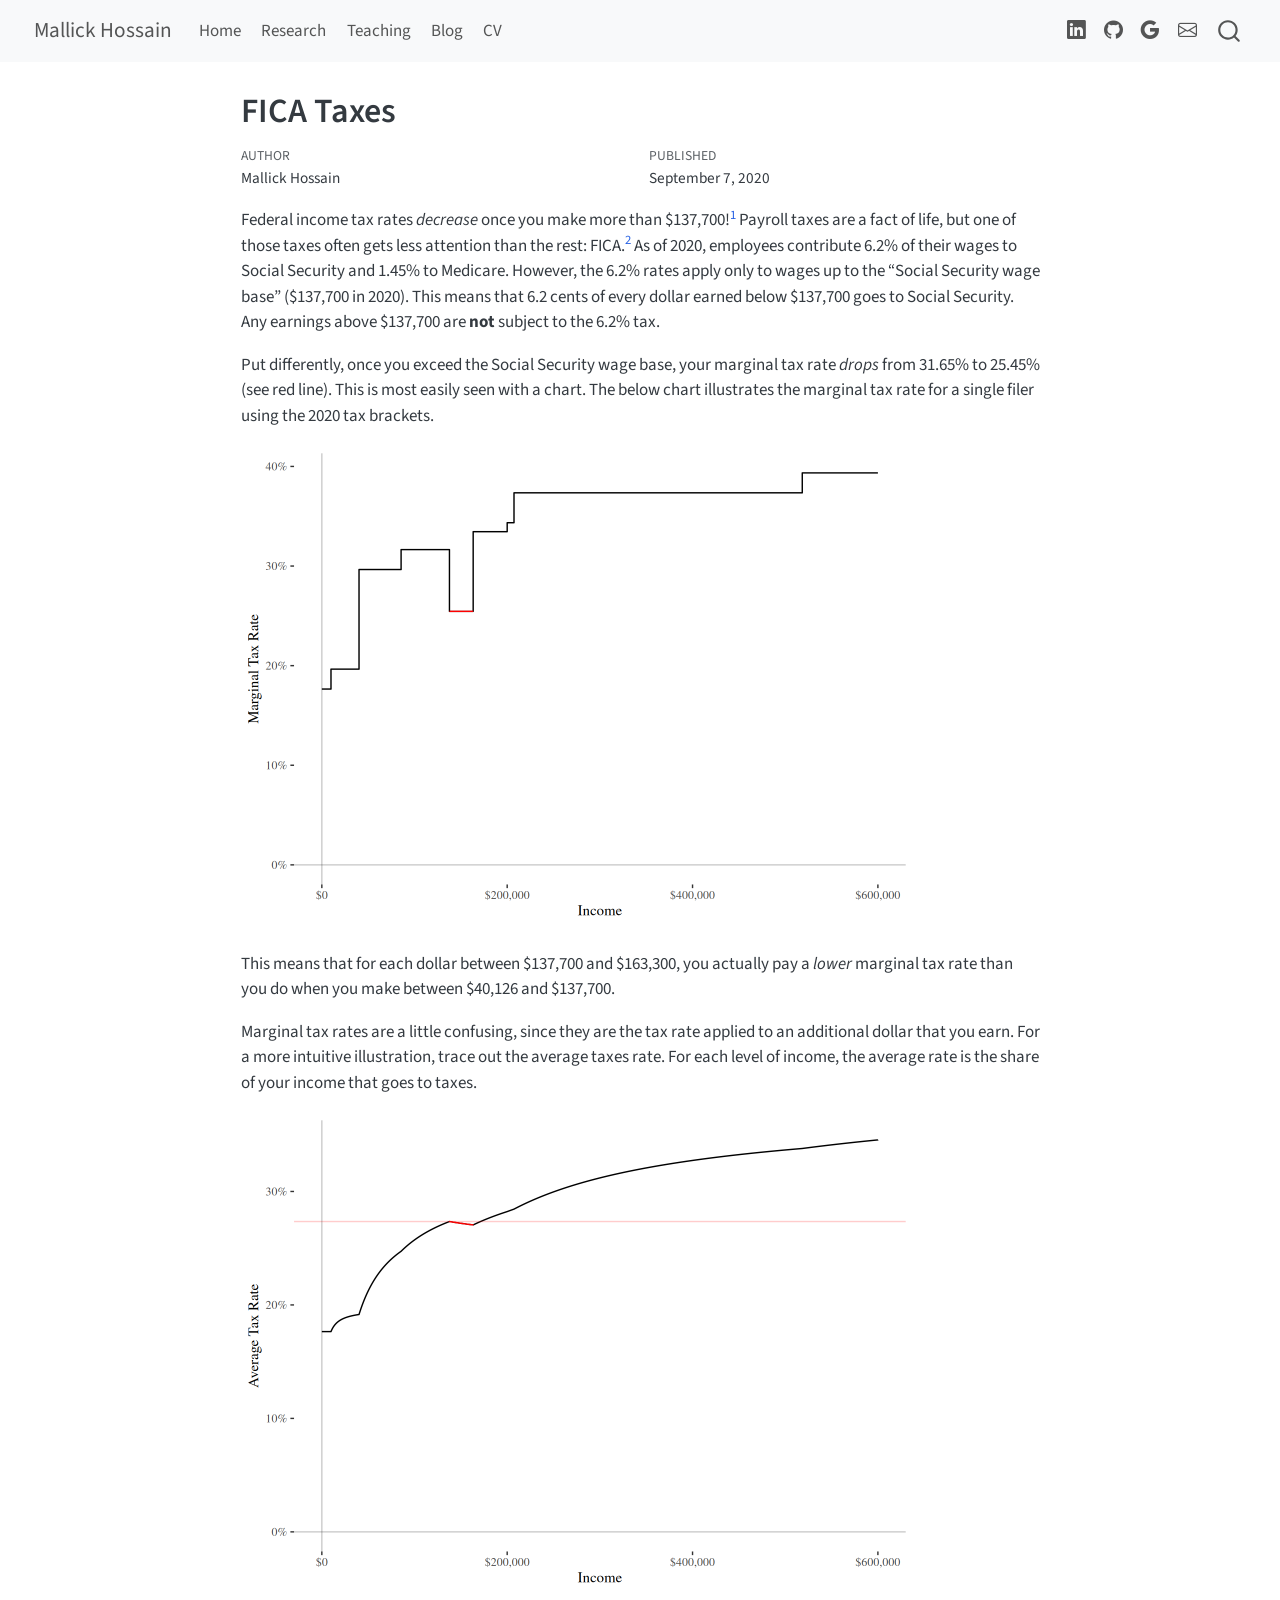
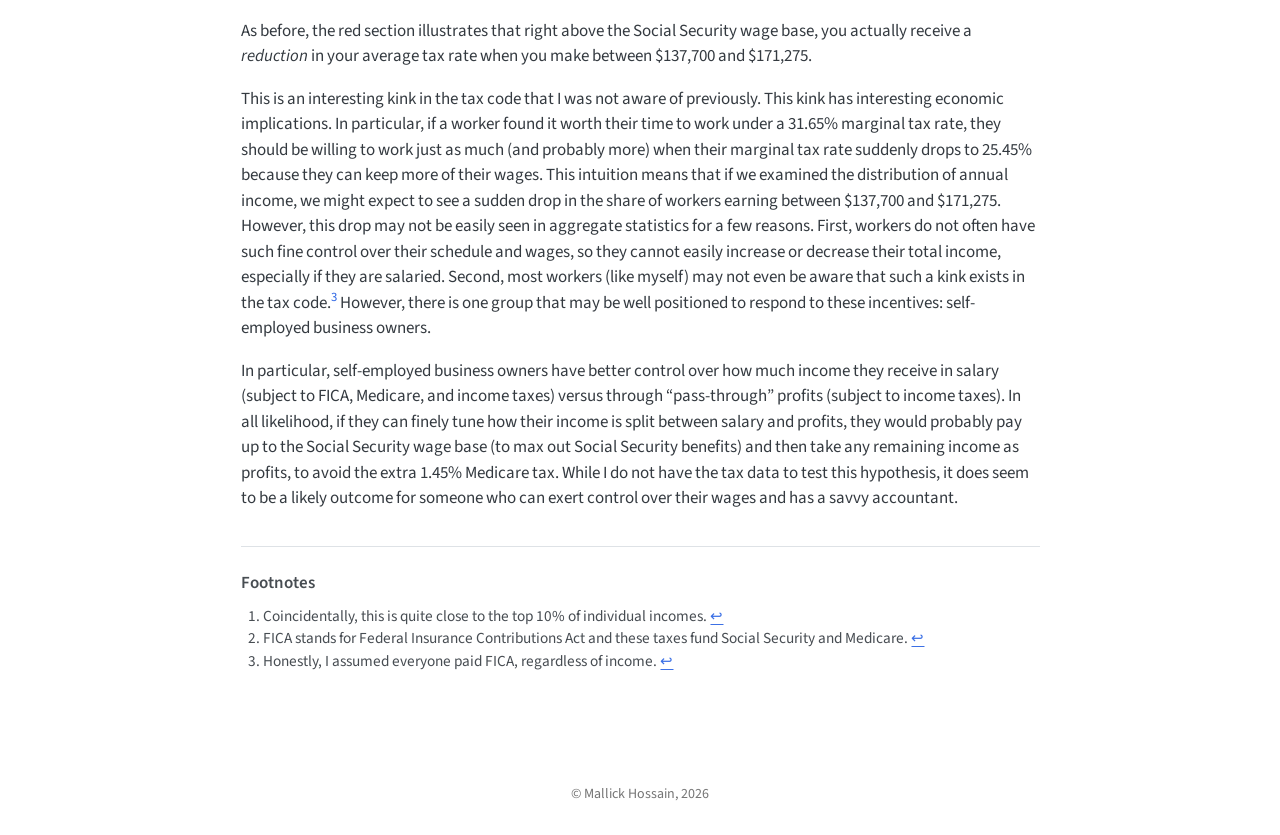
<file: docs/posts/2020-08-15-fica-taxes/index.html>
<!DOCTYPE html>
<html xmlns="http://www.w3.org/1999/xhtml" lang="en" xml:lang="en"><head>

<meta charset="utf-8">
<meta name="generator" content="quarto-1.8.25">

<meta name="viewport" content="width=device-width, initial-scale=1.0, user-scalable=yes">

<meta name="author" content="Mallick Hossain">
<meta name="dcterms.date" content="2020-09-07">

<title>FICA Taxes – Mallick Hossain</title>
<style>
code{white-space: pre-wrap;}
span.smallcaps{font-variant: small-caps;}
div.columns{display: flex; gap: min(4vw, 1.5em);}
div.column{flex: auto; overflow-x: auto;}
div.hanging-indent{margin-left: 1.5em; text-indent: -1.5em;}
ul.task-list{list-style: none;}
ul.task-list li input[type="checkbox"] {
  width: 0.8em;
  margin: 0 0.8em 0.2em -1em; /* quarto-specific, see https://github.com/quarto-dev/quarto-cli/issues/4556 */ 
  vertical-align: middle;
}
</style>


<script src="../../site_libs/quarto-nav/quarto-nav.js"></script>
<script src="../../site_libs/quarto-nav/headroom.min.js"></script>
<script src="../../site_libs/clipboard/clipboard.min.js"></script>
<script src="../../site_libs/quarto-search/autocomplete.umd.js"></script>
<script src="../../site_libs/quarto-search/fuse.min.js"></script>
<script src="../../site_libs/quarto-search/quarto-search.js"></script>
<meta name="quarto:offset" content="../../">
<script src="../../site_libs/quarto-html/quarto.js" type="module"></script>
<script src="../../site_libs/quarto-html/tabsets/tabsets.js" type="module"></script>
<script src="../../site_libs/quarto-html/axe/axe-check.js" type="module"></script>
<script src="../../site_libs/quarto-html/popper.min.js"></script>
<script src="../../site_libs/quarto-html/tippy.umd.min.js"></script>
<script src="../../site_libs/quarto-html/anchor.min.js"></script>
<link href="../../site_libs/quarto-html/tippy.css" rel="stylesheet">
<link href="../../site_libs/quarto-html/quarto-syntax-highlighting-7b89279ff1a6dce999919e0e67d4d9ec.css" rel="stylesheet" id="quarto-text-highlighting-styles">
<script src="../../site_libs/bootstrap/bootstrap.min.js"></script>
<link href="../../site_libs/bootstrap/bootstrap-icons.css" rel="stylesheet">
<link href="../../site_libs/bootstrap/bootstrap-5da7ccef4470bbfba848339bb41d5ec3.min.css" rel="stylesheet" append-hash="true" id="quarto-bootstrap" data-mode="light">
<script id="quarto-search-options" type="application/json">{
  "location": "navbar",
  "copy-button": false,
  "collapse-after": 3,
  "panel-placement": "end",
  "type": "overlay",
  "limit": 50,
  "keyboard-shortcut": [
    "f",
    "/",
    "s"
  ],
  "show-item-context": false,
  "language": {
    "search-no-results-text": "No results",
    "search-matching-documents-text": "matching documents",
    "search-copy-link-title": "Copy link to search",
    "search-hide-matches-text": "Hide additional matches",
    "search-more-match-text": "more match in this document",
    "search-more-matches-text": "more matches in this document",
    "search-clear-button-title": "Clear",
    "search-text-placeholder": "",
    "search-detached-cancel-button-title": "Cancel",
    "search-submit-button-title": "Submit",
    "search-label": "Search"
  }
}</script>


<link rel="stylesheet" href="../../styles.css">
</head>

<body class="nav-fixed fullcontent quarto-light">

<div id="quarto-search-results"></div>
  <header id="quarto-header" class="headroom fixed-top">
    <nav class="navbar navbar-expand-lg " data-bs-theme="dark">
      <div class="navbar-container container-fluid">
      <div class="navbar-brand-container mx-auto">
    <a href="../../index.html" class="navbar-brand navbar-brand-logo">
    </a>
    <a class="navbar-brand" href="../../index.html">
    <span class="navbar-title">Mallick Hossain</span>
    </a>
  </div>
            <div id="quarto-search" class="" title="Search"></div>
          <button class="navbar-toggler" type="button" data-bs-toggle="collapse" data-bs-target="#navbarCollapse" aria-controls="navbarCollapse" role="menu" aria-expanded="false" aria-label="Toggle navigation" onclick="if (window.quartoToggleHeadroom) { window.quartoToggleHeadroom(); }">
  <span class="navbar-toggler-icon"></span>
</button>
          <div class="collapse navbar-collapse" id="navbarCollapse">
            <ul class="navbar-nav navbar-nav-scroll me-auto">
  <li class="nav-item">
    <a class="nav-link" href="../../index.html"> 
<span class="menu-text">Home</span></a>
  </li>  
  <li class="nav-item">
    <a class="nav-link" href="../../research.html"> 
<span class="menu-text">Research</span></a>
  </li>  
  <li class="nav-item">
    <a class="nav-link" href="../../teaching.html"> 
<span class="menu-text">Teaching</span></a>
  </li>  
  <li class="nav-item">
    <a class="nav-link" href="../../blog.html"> 
<span class="menu-text">Blog</span></a>
  </li>  
  <li class="nav-item">
    <a class="nav-link" href="../../files/HossainCV.pdf"> 
<span class="menu-text">CV</span></a>
  </li>  
</ul>
            <ul class="navbar-nav navbar-nav-scroll ms-auto">
  <li class="nav-item compact">
    <a class="nav-link" href="https://www.linkedin.com/in/mallickhossain/"> <i class="bi bi-linkedin" role="img">
</i> 
<span class="menu-text"></span></a>
  </li>  
  <li class="nav-item compact">
    <a class="nav-link" href="https://github.com/emallickhossain"> <i class="bi bi-github" role="img">
</i> 
<span class="menu-text"></span></a>
  </li>  
  <li class="nav-item compact">
    <a class="nav-link" href="https://scholar.google.com.my/citations?hl=en&amp;user=22Vq08IAAAAJ"> <i class="bi bi-google" role="img" aria-label="Google Scholar">
</i> 
<span class="menu-text"></span></a>
  </li>  
  <li class="nav-item compact">
    <a class="nav-link" href="mailto:your.email@philadelphiafed.org"> <i class="bi bi-envelope" role="img">
</i> 
<span class="menu-text"></span></a>
  </li>  
</ul>
          </div> <!-- /navcollapse -->
            <div class="quarto-navbar-tools">
</div>
      </div> <!-- /container-fluid -->
    </nav>
</header>
<!-- content -->
<div id="quarto-content" class="quarto-container page-columns page-rows-contents page-layout-article page-navbar">
<!-- sidebar -->
<!-- margin-sidebar -->
    
<!-- main -->
<main class="content" id="quarto-document-content">

<header id="title-block-header" class="quarto-title-block default">
<div class="quarto-title">
<h1 class="title">FICA Taxes</h1>
</div>



<div class="quarto-title-meta">

    <div>
    <div class="quarto-title-meta-heading">Author</div>
    <div class="quarto-title-meta-contents">
             <p>Mallick Hossain </p>
          </div>
  </div>
    
    <div>
    <div class="quarto-title-meta-heading">Published</div>
    <div class="quarto-title-meta-contents">
      <p class="date">September 7, 2020</p>
    </div>
  </div>
  
    
  </div>
  


</header>


<p>Federal income tax rates <em>decrease</em> once you make more than $137,700!<a href="#fn1" class="footnote-ref" id="fnref1" role="doc-noteref"><sup>1</sup></a> Payroll taxes are a fact of life, but one of those taxes often gets less attention than the rest: FICA.<a href="#fn2" class="footnote-ref" id="fnref2" role="doc-noteref"><sup>2</sup></a> As of 2020, employees contribute 6.2% of their wages to Social Security and 1.45% to Medicare. However, the 6.2% rates apply only to wages up to the “Social Security wage base” ($137,700 in 2020). This means that 6.2 cents of every dollar earned below $137,700 goes to Social Security. Any earnings above $137,700 are <strong>not</strong> subject to the 6.2% tax.</p>
<p>Put differently, once you exceed the Social Security wage base, your marginal tax rate <em>drops</em> from 31.65% to 25.45% (see red line). This is most easily seen with a chart. The below chart illustrates the marginal tax rate for a single filer using the 2020 tax brackets.</p>
<div class="cell">
<div class="cell-output-display">
<div>
<figure class="figure">
<p><img src="index_files/figure-html/unnamed-chunk-1-1.png" class="img-fluid figure-img" width="672"></p>
</figure>
</div>
</div>
</div>
<p>This means that for each dollar between $137,700 and $163,300, you actually pay a <em>lower</em> marginal tax rate than you do when you make between $40,126 and $137,700.</p>
<p>Marginal tax rates are a little confusing, since they are the tax rate applied to an additional dollar that you earn. For a more intuitive illustration, trace out the average taxes rate. For each level of income, the average rate is the share of your income that goes to taxes.</p>
<div class="cell">
<div class="cell-output-display">
<div>
<figure class="figure">
<p><img src="index_files/figure-html/unnamed-chunk-2-1.png" class="img-fluid figure-img" width="672"></p>
</figure>
</div>
</div>
</div>
<p>As before, the red section illustrates that right above the Social Security wage base, you actually receive a <em>reduction</em> in your average tax rate when you make between $137,700 and $171,275.</p>
<p>This is an interesting kink in the tax code that I was not aware of previously. This kink has interesting economic implications. In particular, if a worker found it worth their time to work under a 31.65% marginal tax rate, they should be willing to work just as much (and probably more) when their marginal tax rate suddenly drops to 25.45% because they can keep more of their wages. This intuition means that if we examined the distribution of annual income, we might expect to see a sudden drop in the share of workers earning between $137,700 and $171,275. However, this drop may not be easily seen in aggregate statistics for a few reasons. First, workers do not often have such fine control over their schedule and wages, so they cannot easily increase or decrease their total income, especially if they are salaried. Second, most workers (like myself) may not even be aware that such a kink exists in the tax code.<a href="#fn3" class="footnote-ref" id="fnref3" role="doc-noteref"><sup>3</sup></a> However, there is one group that may be well positioned to respond to these incentives: self-employed business owners.</p>
<p>In particular, self-employed business owners have better control over how much income they receive in salary (subject to FICA, Medicare, and income taxes) versus through “pass-through” profits (subject to income taxes). In all likelihood, if they can finely tune how their income is split between salary and profits, they would probably pay up to the Social Security wage base (to max out Social Security benefits) and then take any remaining income as profits, to avoid the extra 1.45% Medicare tax. While I do not have the tax data to test this hypothesis, it does seem to be a likely outcome for someone who can exert control over their wages and has a savvy accountant.</p>




<div id="quarto-appendix" class="default"><section id="footnotes" class="footnotes footnotes-end-of-document" role="doc-endnotes"><h2 class="anchored quarto-appendix-heading">Footnotes</h2>

<ol>
<li id="fn1"><p>Coincidentally, this is quite close to the top 10% of individual incomes.<a href="#fnref1" class="footnote-back" role="doc-backlink">↩︎</a></p></li>
<li id="fn2"><p>FICA stands for Federal Insurance Contributions Act and these taxes fund Social Security and Medicare.<a href="#fnref2" class="footnote-back" role="doc-backlink">↩︎</a></p></li>
<li id="fn3"><p>Honestly, I assumed everyone paid FICA, regardless of income.<a href="#fnref3" class="footnote-back" role="doc-backlink">↩︎</a></p></li>
</ol>
</section></div></main> <!-- /main -->
<script id="quarto-html-after-body" type="application/javascript">
  window.document.addEventListener("DOMContentLoaded", function (event) {
    const icon = "";
    const anchorJS = new window.AnchorJS();
    anchorJS.options = {
      placement: 'right',
      icon: icon
    };
    anchorJS.add('.anchored');
    const isCodeAnnotation = (el) => {
      for (const clz of el.classList) {
        if (clz.startsWith('code-annotation-')) {                     
          return true;
        }
      }
      return false;
    }
    const onCopySuccess = function(e) {
      // button target
      const button = e.trigger;
      // don't keep focus
      button.blur();
      // flash "checked"
      button.classList.add('code-copy-button-checked');
      var currentTitle = button.getAttribute("title");
      button.setAttribute("title", "Copied!");
      let tooltip;
      if (window.bootstrap) {
        button.setAttribute("data-bs-toggle", "tooltip");
        button.setAttribute("data-bs-placement", "left");
        button.setAttribute("data-bs-title", "Copied!");
        tooltip = new bootstrap.Tooltip(button, 
          { trigger: "manual", 
            customClass: "code-copy-button-tooltip",
            offset: [0, -8]});
        tooltip.show();    
      }
      setTimeout(function() {
        if (tooltip) {
          tooltip.hide();
          button.removeAttribute("data-bs-title");
          button.removeAttribute("data-bs-toggle");
          button.removeAttribute("data-bs-placement");
        }
        button.setAttribute("title", currentTitle);
        button.classList.remove('code-copy-button-checked');
      }, 1000);
      // clear code selection
      e.clearSelection();
    }
    const getTextToCopy = function(trigger) {
      const outerScaffold = trigger.parentElement.cloneNode(true);
      const codeEl = outerScaffold.querySelector('code');
      for (const childEl of codeEl.children) {
        if (isCodeAnnotation(childEl)) {
          childEl.remove();
        }
      }
      return codeEl.innerText;
    }
    const clipboard = new window.ClipboardJS('.code-copy-button:not([data-in-quarto-modal])', {
      text: getTextToCopy
    });
    clipboard.on('success', onCopySuccess);
    if (window.document.getElementById('quarto-embedded-source-code-modal')) {
      const clipboardModal = new window.ClipboardJS('.code-copy-button[data-in-quarto-modal]', {
        text: getTextToCopy,
        container: window.document.getElementById('quarto-embedded-source-code-modal')
      });
      clipboardModal.on('success', onCopySuccess);
    }
      var localhostRegex = new RegExp(/^(?:http|https):\/\/localhost\:?[0-9]*\//);
      var mailtoRegex = new RegExp(/^mailto:/);
        var filterRegex = new RegExp("https:\/\/mallickhossain\.com");
      var isInternal = (href) => {
          return filterRegex.test(href) || localhostRegex.test(href) || mailtoRegex.test(href);
      }
      // Inspect non-navigation links and adorn them if external
     var links = window.document.querySelectorAll('a[href]:not(.nav-link):not(.navbar-brand):not(.toc-action):not(.sidebar-link):not(.sidebar-item-toggle):not(.pagination-link):not(.no-external):not([aria-hidden]):not(.dropdown-item):not(.quarto-navigation-tool):not(.about-link)');
      for (var i=0; i<links.length; i++) {
        const link = links[i];
        if (!isInternal(link.href)) {
          // undo the damage that might have been done by quarto-nav.js in the case of
          // links that we want to consider external
          if (link.dataset.originalHref !== undefined) {
            link.href = link.dataset.originalHref;
          }
        }
      }
    function tippyHover(el, contentFn, onTriggerFn, onUntriggerFn) {
      const config = {
        allowHTML: true,
        maxWidth: 500,
        delay: 100,
        arrow: false,
        appendTo: function(el) {
            return el.parentElement;
        },
        interactive: true,
        interactiveBorder: 10,
        theme: 'quarto',
        placement: 'bottom-start',
      };
      if (contentFn) {
        config.content = contentFn;
      }
      if (onTriggerFn) {
        config.onTrigger = onTriggerFn;
      }
      if (onUntriggerFn) {
        config.onUntrigger = onUntriggerFn;
      }
      window.tippy(el, config); 
    }
    const noterefs = window.document.querySelectorAll('a[role="doc-noteref"]');
    for (var i=0; i<noterefs.length; i++) {
      const ref = noterefs[i];
      tippyHover(ref, function() {
        // use id or data attribute instead here
        let href = ref.getAttribute('data-footnote-href') || ref.getAttribute('href');
        try { href = new URL(href).hash; } catch {}
        const id = href.replace(/^#\/?/, "");
        const note = window.document.getElementById(id);
        if (note) {
          return note.innerHTML;
        } else {
          return "";
        }
      });
    }
    const xrefs = window.document.querySelectorAll('a.quarto-xref');
    const processXRef = (id, note) => {
      // Strip column container classes
      const stripColumnClz = (el) => {
        el.classList.remove("page-full", "page-columns");
        if (el.children) {
          for (const child of el.children) {
            stripColumnClz(child);
          }
        }
      }
      stripColumnClz(note)
      if (id === null || id.startsWith('sec-')) {
        // Special case sections, only their first couple elements
        const container = document.createElement("div");
        if (note.children && note.children.length > 2) {
          container.appendChild(note.children[0].cloneNode(true));
          for (let i = 1; i < note.children.length; i++) {
            const child = note.children[i];
            if (child.tagName === "P" && child.innerText === "") {
              continue;
            } else {
              container.appendChild(child.cloneNode(true));
              break;
            }
          }
          if (window.Quarto?.typesetMath) {
            window.Quarto.typesetMath(container);
          }
          return container.innerHTML
        } else {
          if (window.Quarto?.typesetMath) {
            window.Quarto.typesetMath(note);
          }
          return note.innerHTML;
        }
      } else {
        // Remove any anchor links if they are present
        const anchorLink = note.querySelector('a.anchorjs-link');
        if (anchorLink) {
          anchorLink.remove();
        }
        if (window.Quarto?.typesetMath) {
          window.Quarto.typesetMath(note);
        }
        if (note.classList.contains("callout")) {
          return note.outerHTML;
        } else {
          return note.innerHTML;
        }
      }
    }
    for (var i=0; i<xrefs.length; i++) {
      const xref = xrefs[i];
      tippyHover(xref, undefined, function(instance) {
        instance.disable();
        let url = xref.getAttribute('href');
        let hash = undefined; 
        if (url.startsWith('#')) {
          hash = url;
        } else {
          try { hash = new URL(url).hash; } catch {}
        }
        if (hash) {
          const id = hash.replace(/^#\/?/, "");
          const note = window.document.getElementById(id);
          if (note !== null) {
            try {
              const html = processXRef(id, note.cloneNode(true));
              instance.setContent(html);
            } finally {
              instance.enable();
              instance.show();
            }
          } else {
            // See if we can fetch this
            fetch(url.split('#')[0])
            .then(res => res.text())
            .then(html => {
              const parser = new DOMParser();
              const htmlDoc = parser.parseFromString(html, "text/html");
              const note = htmlDoc.getElementById(id);
              if (note !== null) {
                const html = processXRef(id, note);
                instance.setContent(html);
              } 
            }).finally(() => {
              instance.enable();
              instance.show();
            });
          }
        } else {
          // See if we can fetch a full url (with no hash to target)
          // This is a special case and we should probably do some content thinning / targeting
          fetch(url)
          .then(res => res.text())
          .then(html => {
            const parser = new DOMParser();
            const htmlDoc = parser.parseFromString(html, "text/html");
            const note = htmlDoc.querySelector('main.content');
            if (note !== null) {
              // This should only happen for chapter cross references
              // (since there is no id in the URL)
              // remove the first header
              if (note.children.length > 0 && note.children[0].tagName === "HEADER") {
                note.children[0].remove();
              }
              const html = processXRef(null, note);
              instance.setContent(html);
            } 
          }).finally(() => {
            instance.enable();
            instance.show();
          });
        }
      }, function(instance) {
      });
    }
        let selectedAnnoteEl;
        const selectorForAnnotation = ( cell, annotation) => {
          let cellAttr = 'data-code-cell="' + cell + '"';
          let lineAttr = 'data-code-annotation="' +  annotation + '"';
          const selector = 'span[' + cellAttr + '][' + lineAttr + ']';
          return selector;
        }
        const selectCodeLines = (annoteEl) => {
          const doc = window.document;
          const targetCell = annoteEl.getAttribute("data-target-cell");
          const targetAnnotation = annoteEl.getAttribute("data-target-annotation");
          const annoteSpan = window.document.querySelector(selectorForAnnotation(targetCell, targetAnnotation));
          const lines = annoteSpan.getAttribute("data-code-lines").split(",");
          const lineIds = lines.map((line) => {
            return targetCell + "-" + line;
          })
          let top = null;
          let height = null;
          let parent = null;
          if (lineIds.length > 0) {
              //compute the position of the single el (top and bottom and make a div)
              const el = window.document.getElementById(lineIds[0]);
              top = el.offsetTop;
              height = el.offsetHeight;
              parent = el.parentElement.parentElement;
            if (lineIds.length > 1) {
              const lastEl = window.document.getElementById(lineIds[lineIds.length - 1]);
              const bottom = lastEl.offsetTop + lastEl.offsetHeight;
              height = bottom - top;
            }
            if (top !== null && height !== null && parent !== null) {
              // cook up a div (if necessary) and position it 
              let div = window.document.getElementById("code-annotation-line-highlight");
              if (div === null) {
                div = window.document.createElement("div");
                div.setAttribute("id", "code-annotation-line-highlight");
                div.style.position = 'absolute';
                parent.appendChild(div);
              }
              div.style.top = top - 2 + "px";
              div.style.height = height + 4 + "px";
              div.style.left = 0;
              let gutterDiv = window.document.getElementById("code-annotation-line-highlight-gutter");
              if (gutterDiv === null) {
                gutterDiv = window.document.createElement("div");
                gutterDiv.setAttribute("id", "code-annotation-line-highlight-gutter");
                gutterDiv.style.position = 'absolute';
                const codeCell = window.document.getElementById(targetCell);
                const gutter = codeCell.querySelector('.code-annotation-gutter');
                gutter.appendChild(gutterDiv);
              }
              gutterDiv.style.top = top - 2 + "px";
              gutterDiv.style.height = height + 4 + "px";
            }
            selectedAnnoteEl = annoteEl;
          }
        };
        const unselectCodeLines = () => {
          const elementsIds = ["code-annotation-line-highlight", "code-annotation-line-highlight-gutter"];
          elementsIds.forEach((elId) => {
            const div = window.document.getElementById(elId);
            if (div) {
              div.remove();
            }
          });
          selectedAnnoteEl = undefined;
        };
          // Handle positioning of the toggle
      window.addEventListener(
        "resize",
        throttle(() => {
          elRect = undefined;
          if (selectedAnnoteEl) {
            selectCodeLines(selectedAnnoteEl);
          }
        }, 10)
      );
      function throttle(fn, ms) {
      let throttle = false;
      let timer;
        return (...args) => {
          if(!throttle) { // first call gets through
              fn.apply(this, args);
              throttle = true;
          } else { // all the others get throttled
              if(timer) clearTimeout(timer); // cancel #2
              timer = setTimeout(() => {
                fn.apply(this, args);
                timer = throttle = false;
              }, ms);
          }
        };
      }
        // Attach click handler to the DT
        const annoteDls = window.document.querySelectorAll('dt[data-target-cell]');
        for (const annoteDlNode of annoteDls) {
          annoteDlNode.addEventListener('click', (event) => {
            const clickedEl = event.target;
            if (clickedEl !== selectedAnnoteEl) {
              unselectCodeLines();
              const activeEl = window.document.querySelector('dt[data-target-cell].code-annotation-active');
              if (activeEl) {
                activeEl.classList.remove('code-annotation-active');
              }
              selectCodeLines(clickedEl);
              clickedEl.classList.add('code-annotation-active');
            } else {
              // Unselect the line
              unselectCodeLines();
              clickedEl.classList.remove('code-annotation-active');
            }
          });
        }
    const findCites = (el) => {
      const parentEl = el.parentElement;
      if (parentEl) {
        const cites = parentEl.dataset.cites;
        if (cites) {
          return {
            el,
            cites: cites.split(' ')
          };
        } else {
          return findCites(el.parentElement)
        }
      } else {
        return undefined;
      }
    };
    var bibliorefs = window.document.querySelectorAll('a[role="doc-biblioref"]');
    for (var i=0; i<bibliorefs.length; i++) {
      const ref = bibliorefs[i];
      const citeInfo = findCites(ref);
      if (citeInfo) {
        tippyHover(citeInfo.el, function() {
          var popup = window.document.createElement('div');
          citeInfo.cites.forEach(function(cite) {
            var citeDiv = window.document.createElement('div');
            citeDiv.classList.add('hanging-indent');
            citeDiv.classList.add('csl-entry');
            var biblioDiv = window.document.getElementById('ref-' + cite);
            if (biblioDiv) {
              citeDiv.innerHTML = biblioDiv.innerHTML;
            }
            popup.appendChild(citeDiv);
          });
          return popup.innerHTML;
        });
      }
    }
  });
  </script>
</div> <!-- /content -->
<footer class="footer">
  <div class="nav-footer">
    <div class="nav-footer-left">
      &nbsp;
    </div>   
    <div class="nav-footer-center">
<p>© Mallick Hossain, 2026</p>
</div>
    <div class="nav-footer-right">
      &nbsp;
    </div>
  </div>
</footer>




</body></html>
</file>
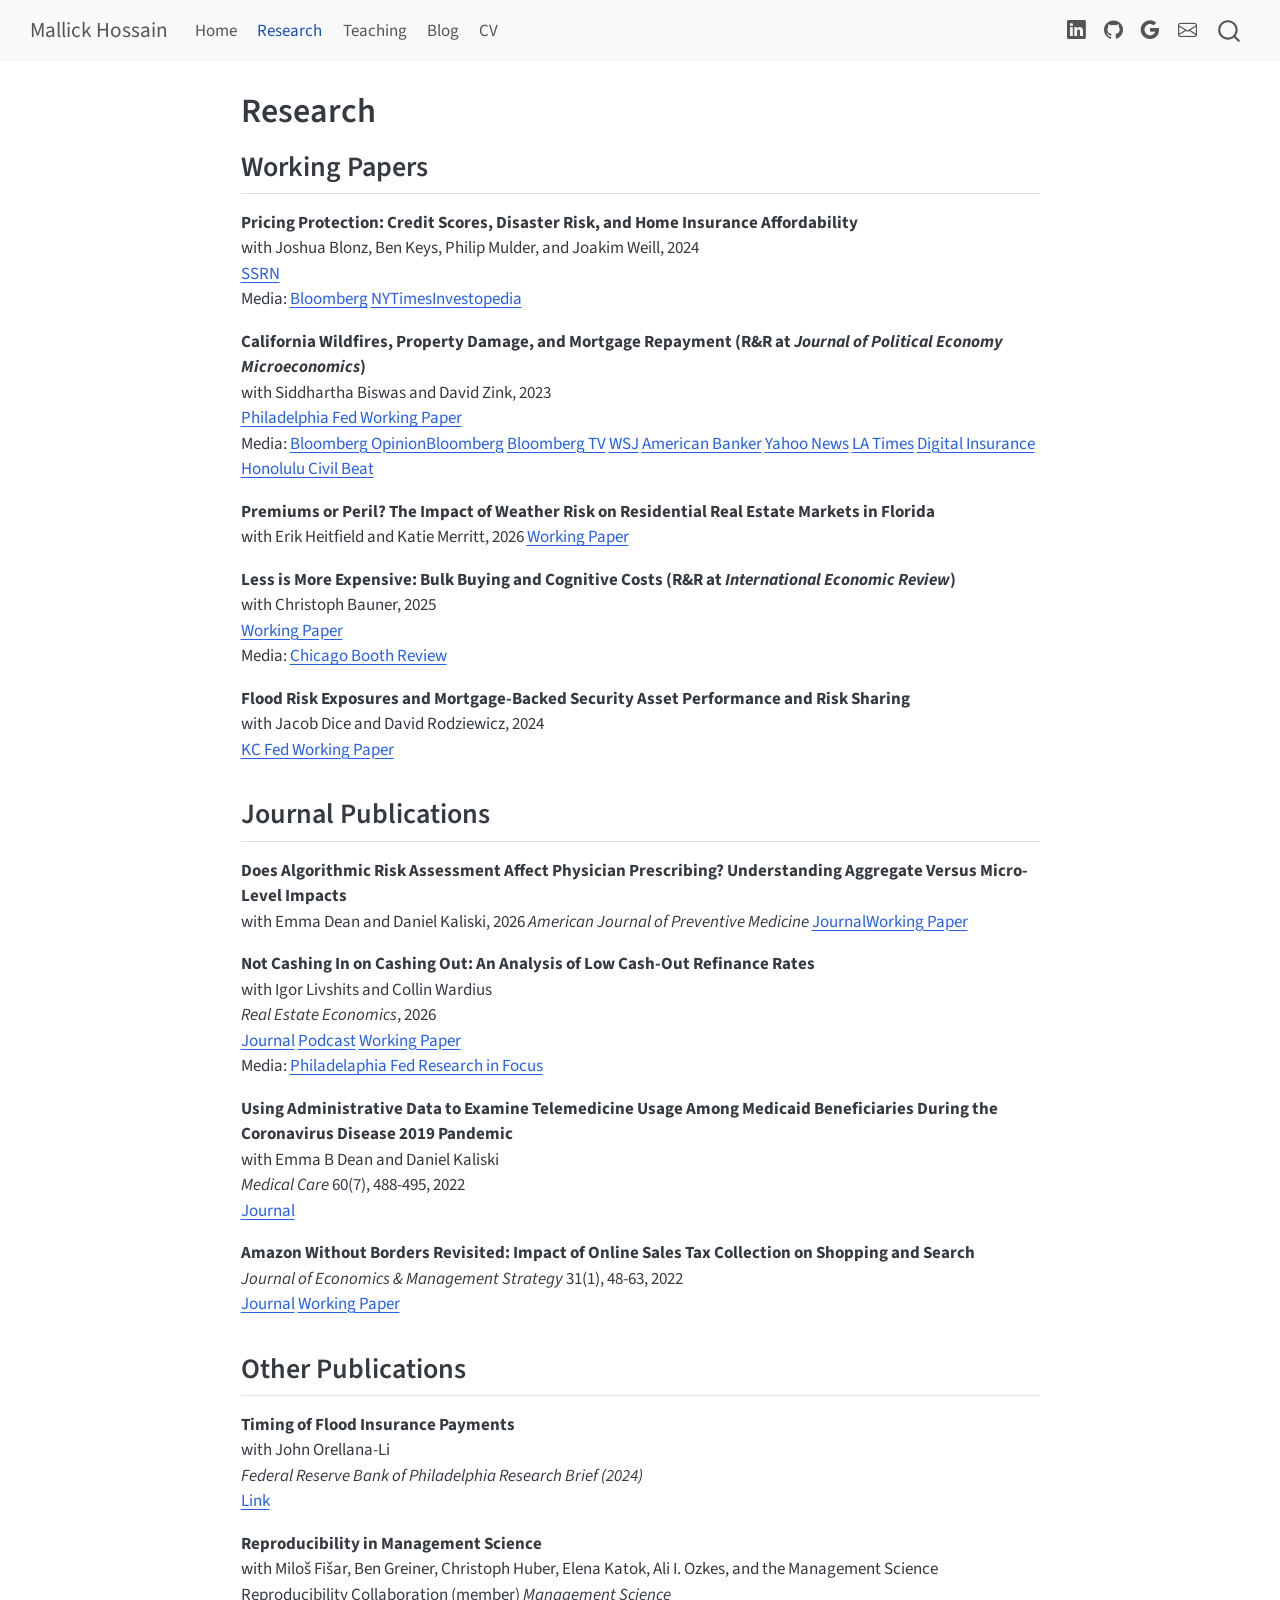
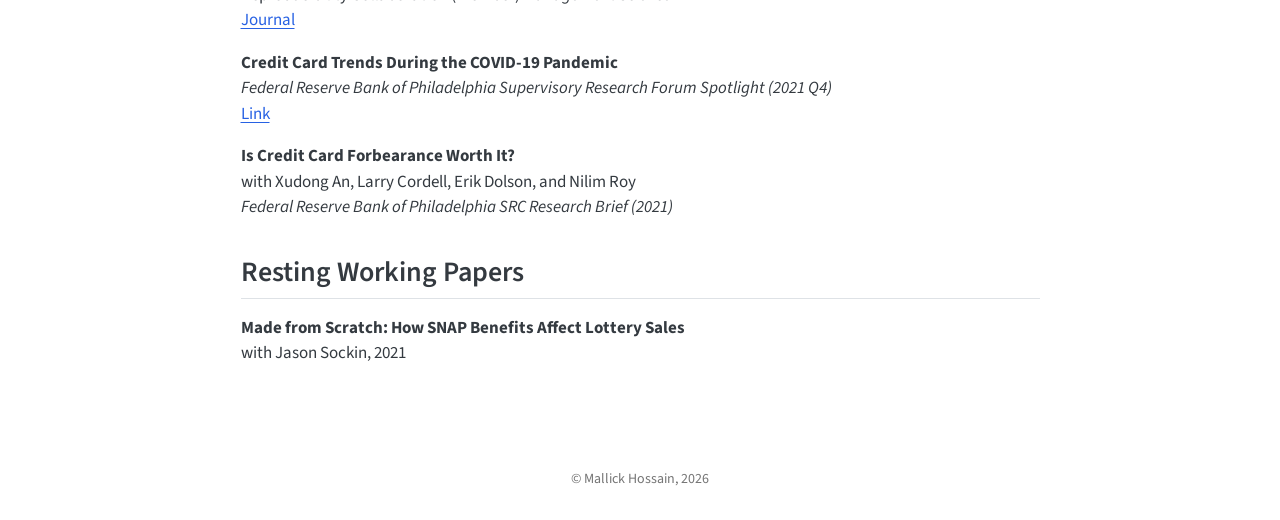
<file: research.html>
<!DOCTYPE html>
<html xmlns="http://www.w3.org/1999/xhtml" lang="en" xml:lang="en"><head>

<meta charset="utf-8">
<meta name="generator" content="quarto-1.11.9">

<meta name="viewport" content="width=device-width, initial-scale=1.0, user-scalable=yes">


<title>Research – Mallick Hossain</title>
<style>
/* Default styles provided by pandoc.
** See https://pandoc.org/MANUAL.html#variables-for-html for config info.
*/
span.smallcaps{font-variant: small-caps;}
div.columns{display: flex; gap: 1.5em;}
div.column{flex: auto;}
@media screen {
div.columns{gap: min(4vw, 1.5em);}
div.column{overflow-x: auto;}
}
div.hanging-indent{margin-left: 1.5em; text-indent: -1.5em;}
ul.task-list{list-style: none;}
ul.task-list li input[type="checkbox"] {
  width: 0.8em;
  margin: 0 0.8em 0.2em -1em; /* quarto-specific, see https://github.com/quarto-dev/quarto-cli/issues/4556 */ 
  vertical-align: middle;
}
</style>


<script src="site_libs/quarto-nav/quarto-nav.js"></script>
<script src="site_libs/quarto-nav/headroom.min.js"></script>
<script src="site_libs/clipboard/clipboard.min.js"></script>
<script src="site_libs/quarto-search/autocomplete.umd.js"></script>
<script src="site_libs/quarto-search/fuse.min.js"></script>
<script src="site_libs/quarto-search/quarto-search.js"></script>
<meta name="quarto:offset" content="./">
<script src="site_libs/quarto-html/quarto.js" type="module"></script>
<script src="site_libs/quarto-html/tabsets/tabsets.js" type="module"></script>
<script src="site_libs/quarto-html/scrollable-regions/scrollable-regions.js" type="module"></script>
<script src="site_libs/quarto-html/popper.min.js"></script>
<script src="site_libs/quarto-html/tippy.umd.min.js"></script>
<script src="site_libs/quarto-html/anchor.min.js"></script>
<link href="site_libs/quarto-html/tippy.css" rel="stylesheet">
<link href="site_libs/quarto-html/quarto-syntax-highlighting-63b5708e65d6cd79cd7618c58d0c21e7.css" rel="stylesheet" id="quarto-text-highlighting-styles">
<script src="site_libs/bootstrap/bootstrap.min.js"></script>
<link href="site_libs/bootstrap/bootstrap-icons.css" rel="stylesheet">
<link href="site_libs/bootstrap/bootstrap-b0bacdaee50ff9abb97ae013f25660d1.min.css" rel="stylesheet" append-hash="true" id="quarto-bootstrap" data-mode="light">
<script id="quarto-search-options" type="application/json">{
  "location": "navbar",
  "copy-button": false,
  "collapse-after": 3,
  "panel-placement": "end",
  "type": "overlay",
  "limit": 50,
  "keyboard-shortcut": [
    "f",
    "/",
    "s"
  ],
  "show-item-context": false,
  "language": {
    "search-no-results-text": "No results",
    "search-matching-documents-text": "matching documents",
    "search-copy-link-title": "Copy link to search",
    "search-hide-matches-text": "Hide additional matches",
    "search-more-match-text": "more match in this document",
    "search-more-matches-text": "more matches in this document",
    "search-clear-button-title": "Clear",
    "search-text-placeholder": "",
    "search-detached-cancel-button-title": "Cancel",
    "search-submit-button-title": "Submit",
    "search-label": "Search"
  }
}</script>


<link rel="stylesheet" href="styles.css">
</head>

<body class="nav-fixed fullcontent quarto-light"><a id="quarto-skip-link" class="visually-hidden-focusable" href="#quarto-document-content">Skip to main content</a>

<div id="quarto-search-results"></div>
  <header id="quarto-header" class="headroom fixed-top">
    <nav class="navbar navbar-expand-lg " data-bs-theme="dark" aria-label="Site">
      <div class="navbar-container container-fluid">
      <div class="navbar-brand-container mx-auto">
    <a class="navbar-brand" href="./index.html">
    <span class="navbar-title">Mallick Hossain</span>
    </a>
  </div>
          <button class="navbar-toggler" type="button" data-bs-toggle="collapse" data-bs-target="#navbarCollapse" aria-controls="navbarCollapse" aria-expanded="false" aria-label="Toggle navigation" onclick="if (window.quartoToggleHeadroom) { window.quartoToggleHeadroom(); }">
  <span class="navbar-toggler-icon"></span>
</button>
          <div class="collapse navbar-collapse" id="navbarCollapse">
            <ul class="navbar-nav navbar-nav-scroll me-auto">
  <li class="nav-item">
    <a class="nav-link" href="./index.html"> 
<span class="menu-text">Home</span></a>
  </li>  
  <li class="nav-item">
    <a class="nav-link active" href="./research.html" aria-current="page"> 
<span class="menu-text">Research</span></a>
  </li>  
  <li class="nav-item">
    <a class="nav-link" href="./teaching.html"> 
<span class="menu-text">Teaching</span></a>
  </li>  
  <li class="nav-item">
    <a class="nav-link" href="./blog.html"> 
<span class="menu-text">Blog</span></a>
  </li>  
  <li class="nav-item">
    <a class="nav-link" href="./files/HossainCV.pdf"> 
<span class="menu-text">CV</span></a>
  </li>  
</ul>
            <ul class="navbar-nav navbar-nav-scroll ms-auto">
  <li class="nav-item compact">
    <a class="nav-link" href="https://www.linkedin.com/in/mallickhossain/"> <i class="bi bi-linkedin" role="img">
</i> 
<span class="menu-text"></span></a>
  </li>  
  <li class="nav-item compact">
    <a class="nav-link" href="https://github.com/emallickhossain"> <i class="bi bi-github" role="img">
</i> 
<span class="menu-text"></span></a>
  </li>  
  <li class="nav-item compact">
    <a class="nav-link" href="https://scholar.google.com.my/citations?hl=en&amp;user=22Vq08IAAAAJ"> <i class="bi bi-google" role="img" aria-label="Google Scholar">
</i> 
<span class="menu-text"></span></a>
  </li>  
  <li class="nav-item compact">
    <a class="nav-link" href="mailto:your.email@philadelphiafed.org"> <i class="bi bi-envelope" role="img">
</i> 
<span class="menu-text"></span></a>
  </li>  
</ul>
          </div> <!-- /navcollapse -->
            <div class="quarto-navbar-tools">
</div>
            <div id="quarto-search" class="" title="Search"></div>
      </div> <!-- /container-fluid -->
    </nav>
</header>
<!-- content -->
<div id="quarto-content" class="quarto-container page-columns page-rows-contents page-layout-article page-navbar">
<!-- sidebar -->
<!-- margin-sidebar -->
    
<!-- main -->
<main class="content" id="quarto-document-content" tabindex="-1">

<header id="title-block-header" class="quarto-title-block default">
<div class="quarto-title">
<h1 class="title">Research</h1>
</div>



<div class="quarto-title-meta">

    
  
    
  </div>
  


</header>


<section id="working-papers" class="level2">
<h2 class="anchored" data-anchor-id="working-papers">Working Papers</h2>
<p><strong>Pricing Protection: Credit Scores, Disaster Risk, and Home Insurance Affordability</strong><br>
with Joshua Blonz, Ben Keys, Philip Mulder, and Joakim Weill, 2024<br>
<a href="https://papers.ssrn.com/sol3/papers.cfm?abstract_id=5026600">SSRN</a><br>
Media: <a href="https://news.bloomberglaw.com/esg/do-home-insurers-really-need-to-check-credit-mark-gongloff">Bloomberg</a> <a href="https://www.nytimes.com/interactive/2026/03/09/climate/home-insurance-credit-scores.html">NYTimes</a><a href="https://www.investopedia.com/a-surprising-way-your-credit-score-could-be-costing-you-more-11924703">Investopedia</a></p>
<p><strong>California Wildfires, Property Damage, and Mortgage Repayment (R&amp;R at <em>Journal of Political Economy Microeconomics</em>)</strong><br>
with Siddhartha Biswas and David Zink, 2023<br>
<a href="https://www.philadelphiafed.org/consumer-finance/mortgage-markets/california-wildfires-property-damage-and-mortgage-repayment">Philadelphia Fed Working Paper</a><br>
Media: <a href="https://www.bloomberg.com/opinion/articles/2026-11-03/insurers-didn-t-learn-from-the-financial-crisis">Bloomberg Opinion</a><a href="https://www.bloomberg.com/news/articles/2025-01-15/california-s-insurance-crisis-la-fires-payouts-and-long-term-impact">Bloomberg</a> <a href="https://iqmediacorp.com/ExternalIframeMedia/?mediaID=44d6c710-a92d-486e-9bbd-ceac88980b69&amp;isRM=false">Bloomberg TV</a> <a href="https://www.wsj.com/personal-finance/mortgages/los-angeles-fires-burned-homes-mortgage-payments-a5b7d5bb">WSJ</a> <a href="https://asreport.americanbanker.com/news/rmbs-market-ready-to-cope-with-los-angeles-wildfires">American Banker</a> <a href="https://www.yahoo.com/news/homeowners-devastated-wildfires-now-facing-104533615.html">Yahoo News</a> <a href="https://www.latimes.com/wildfire-recovery/government-resources/story/calassist-mortgage-aid-disaster-survivors">LA Times</a> <a href="https://www.dig-in.com/news/regulator-starts-task-force-to-address-la-fire-smoke-claims">Digital Insurance</a> <a href="https://www.google.com/url?q=https://www.civilbeat.org/2025/07/insurance-deadline-looms-two-weeks-maui-fire-victims/&amp;source=gmail&amp;ust=1753542862213000&amp;usg=AOvVaw0nVk0759xjvRkJfQTm3qLU">Honolulu Civil Beat</a></p>
<p><strong>Premiums or Peril? The Impact of Weather Risk on Residential Real Estate Markets in Florida</strong><br>
with Erik Heitfield and Katie Merritt, 2026 <a href="https://www.federalreserve.gov/econres/feds/premiums-or-peril.htm">Working Paper</a></p>
<p><strong>Less is More Expensive: Bulk Buying and Cognitive Costs (R&amp;R at <em>International Economic Review</em>)</strong><br>
with Christoph Bauner, 2025<br>
<a href="./files/BulkBuyingCogCosts.pdf">Working Paper</a><br>
Media: <a href="https://review.chicagobooth.edu/economics/2020/article/why-low-income-families-miss-out-bulk-buying">Chicago Booth Review</a></p>
<p><strong>Flood Risk Exposures and Mortgage-Backed Security Asset Performance and Risk Sharing</strong><br>
with Jacob Dice and David Rodziewicz, 2024<br>
<a href="https://www.kansascityfed.org/research/research-working-papers/flood-risk-exposures-and-mortgage-backed-security-asset-performance-and-risk-sharing/">KC Fed Working Paper</a></p>
</section>
<section id="journal-publications" class="level2">
<h2 class="anchored" data-anchor-id="journal-publications">Journal Publications</h2>
<p><strong>Does Algorithmic Risk Assessment Affect Physician Prescribing? Understanding Aggregate Versus Micro-Level Impacts</strong><br>
with Emma Dean and Daniel Kaliski, 2026 <em>American Journal of Preventive Medicine</em> <a href="https://authors.elsevier.com/sd/article/S0749-3797(26)00110-8">Journal</a><a href="https://papers.ssrn.com/sol3/papers.cfm?abstract_id=4728112">Working Paper</a></p>
<p><strong>Not Cashing In on Cashing Out: An Analysis of Low Cash-Out Refinance Rates</strong><br>
with Igor Livshits and Collin Wardius<br>
<em>Real Estate Economics</em>, 2026<br>
<a href="http://doi.org/10.1111/1540-6229.70031">Journal</a> <a href="https://open.spotify.com/episode/6mNPL17SzM2HgVIWvrvvyH">Podcast</a> <a href="https://www.philadelphiafed.org/consumer-finance/consumer-credit/not-cashing-in-on-cashing-out-an-analysis-of-low-cash-out-refinance-rates">Working Paper</a><br>
Media: <a href="https://www.philadelphiafed.org/consumer-finance/consumer-credit/revisiting-an-overlooked-strategy-for-reducing-interest-on-personal-debt">Philadelaphia Fed Research in Focus</a></p>
<p><strong>Using Administrative Data to Examine Telemedicine Usage Among Medicaid Beneficiaries During the Coronavirus Disease 2019 Pandemic</strong><br>
with Emma B Dean and Daniel Kaliski<br>
<em>Medical Care</em> 60(7), 488-495, 2022<br>
<a href="https://journals.lww.com/lww-medicalcare/Citation/2022/07000/Using_Administrative_Data_to_Examine_Telemedicine.2.aspx">Journal</a></p>
<p><strong>Amazon Without Borders Revisited: Impact of Online Sales Tax Collection on Shopping and Search</strong><br>
<em>Journal of Economics &amp; Management Strategy</em> 31(1), 48-63, 2022<br>
<a href="https://onlinelibrary.wiley.com/doi/abs/10.1111/jems.12453">Journal</a> <a href="./files/onlineShoppingAndSalesTax.pdf">Working Paper</a></p>
</section>
<section id="other-publications" class="level2">
<h2 class="anchored" data-anchor-id="other-publications">Other Publications</h2>
<p><strong>Timing of Flood Insurance Payments</strong><br>
with John Orellana-Li<br>
<em>Federal Reserve Bank of Philadelphia Research Brief (2024)</em><br>
<a href="https://www.philadelphiafed.org/the-economy/regional-economics/timing-of-flood-insurance-payments">Link</a></p>
<p><strong>Reproducibility in Management Science</strong><br>
with Miloš Fišar, Ben Greiner, Christoph Huber, Elena Katok, Ali I. Ozkes, and the Management Science Reproducibility Collaboration (member) <em>Management Science</em><br>
<a href="https://doi.org/10.1287/mnsc.2023.03556">Journal</a></p>
<p><strong>Credit Card Trends During the COVID-19 Pandemic</strong><br>
<em>Federal Reserve Bank of Philadelphia Supervisory Research Forum Spotlight (2021 Q4)</em><br>
<a href="https://www.philadelphiafed.org/-/media/frbp/assets/Institutional/Banking/SURF/spotlights/2021/surf_2021_q4_spotlight.pdf">Link</a></p>
<p><strong>Is Credit Card Forbearance Worth It?</strong><br>
with Xudong An, Larry Cordell, Erik Dolson, and Nilim Roy<br>
<em>Federal Reserve Bank of Philadelphia SRC Research Brief (2021)</em></p>
</section>
<section id="resting-working-papers" class="level2">
<h2 class="anchored" data-anchor-id="resting-working-papers">Resting Working Papers</h2>
<p><strong>Made from Scratch: How SNAP Benefits Affect Lottery Sales</strong><br>
with Jason Sockin, 2021</p>


</section>

</main> <!-- /main -->
<script id="quarto-html-after-body" type="application/javascript">
  window.document.addEventListener("DOMContentLoaded", function (event) {
    const icon = "";
    const anchorJS = new window.AnchorJS();
    anchorJS.options = {
      placement: 'right',
      icon: icon
    };
    anchorJS.add('.anchored');
    const isCodeAnnotation = (el) => {
      for (const clz of el.classList) {
        if (clz.startsWith('code-annotation-')) {                     
          return true;
        }
      }
      return false;
    }
    const onCopySuccess = function(e) {
      // button target
      const button = e.trigger;
      // don't keep focus
      button.blur();
      // flash "checked"
      button.classList.add('code-copy-button-checked');
      var currentTitle = button.getAttribute("title");
      button.setAttribute("title", "Copied!");
      let tooltip;
      if (window.bootstrap) {
        button.setAttribute("data-bs-toggle", "tooltip");
        button.setAttribute("data-bs-placement", "left");
        button.setAttribute("data-bs-title", "Copied!");
        tooltip = new bootstrap.Tooltip(button, 
          { trigger: "manual", 
            customClass: "code-copy-button-tooltip",
            offset: [0, -8]});
        tooltip.show();    
      }
      setTimeout(function() {
        if (tooltip) {
          tooltip.hide();
          button.removeAttribute("data-bs-title");
          button.removeAttribute("data-bs-toggle");
          button.removeAttribute("data-bs-placement");
        }
        button.setAttribute("title", currentTitle);
        button.classList.remove('code-copy-button-checked');
      }, 1000);
      // clear code selection
      e.clearSelection();
    }
    const getTextToCopy = function(trigger) {
      const outerScaffold = trigger.parentElement.cloneNode(true);
      const codeEl = outerScaffold.querySelector('code');
      for (const childEl of codeEl.children) {
        if (isCodeAnnotation(childEl)) {
          childEl.remove();
        }
      }
      return codeEl.innerText;
    }
    const clipboard = new window.ClipboardJS('.code-copy-button:not([data-in-quarto-modal])', {
      text: getTextToCopy
    });
    clipboard.on('success', onCopySuccess);
    if (window.document.getElementById('quarto-embedded-source-code-modal')) {
      const clipboardModal = new window.ClipboardJS('.code-copy-button[data-in-quarto-modal]', {
        text: getTextToCopy,
        container: window.document.getElementById('quarto-embedded-source-code-modal')
      });
      clipboardModal.on('success', onCopySuccess);
    }
      var localhostRegex = new RegExp(/^(?:http|https):\/\/localhost\:?[0-9]*\//);
      var mailtoRegex = new RegExp(/^mailto:/);
        var filterRegex = new RegExp("https:\/\/mallickhossain\.com");
      var isInternal = (href) => {
          return filterRegex.test(href) || localhostRegex.test(href) || mailtoRegex.test(href);
      }
      // Inspect non-navigation links and adorn them if external
      window.quartoDecorateExternalLinks = function (root) {
     var links = (root || window.document).querySelectorAll('a[href]:not(.nav-link):not(.navbar-brand):not(.toc-action):not(.sidebar-link):not(.sidebar-item-toggle):not(.pagination-link):not(.no-external):not([aria-hidden]):not(.dropdown-item):not(.quarto-navigation-tool):not(.about-link)');
      for (var i=0; i<links.length; i++) {
        const link = links[i];
        if (!isInternal(link.href)) {
          // undo the damage that might have been done by quarto-nav.js in the case of
          // links that we want to consider external
          if (link.dataset.originalHref !== undefined) {
            link.href = link.dataset.originalHref;
          }
          if (!link.classList.contains('no-external-icon')) {
          }
        }
      }
      };
      window.quartoDecorateExternalLinks(window.document);
    // Esc closes the popup (WCAG 1.4.13) and focus leaving both trigger and
    // popup closes it (WCAG 2.4.11); tippy handles neither for interactive popups.
    const hideOnEscAndFocusOut = {
      name: 'hideOnEscAndFocusOut',
      defaultValue: true,
      fn(instance) {
        const dismiss = () => {
          // A show scheduled by the trigger delay would otherwise reopen it
          instance.clearDelayTimeouts();
          instance.hide();
        };
        const onKeyDown = (event) => {
          if (event.key !== 'Escape') {
            return;
          }
          // Keep Esc from also reaching page handlers (e.g. reveal.js overview),
          // except an open reveal.js slide menu, which Esc should close too.
          // The menu handles keys only when its keyboard option is on.
          const menuHandlesEsc = window.Reveal?.getPlugin?.('menu')?.isOpen() &&
            window.Reveal.getConfig().menu?.keyboard !== false;
          if (!menuHandlesEsc) {
            event.stopPropagation();
          }
          if (instance.popper.contains(window.document.activeElement)) {
            // Disabled while refocusing so the focus trigger does not reopen it
            instance.disable();
            instance.reference.focus();
            instance.enable();
          }
          dismiss();
        };
        const onFocusOut = (event) => {
          const target = event.relatedTarget;
          if (target && !instance.reference.contains(target) &&
              !instance.popper.contains(target)) {
            dismiss();
          }
        };
        // On the trigger too: a click trigger (code-annotations: select) has no
        // blur handling. Attached for the instance's lifetime so leaving the
        // trigger also cancels a show still pending on the trigger delay.
        instance.reference.addEventListener('focusout', onFocusOut);
        return {
          onShow() {
            window.document.addEventListener('keydown', onKeyDown, true);
            instance.popper.addEventListener('focusout', onFocusOut);
          },
          onHide() {
            window.document.removeEventListener('keydown', onKeyDown, true);
            instance.popper.removeEventListener('focusout', onFocusOut);
          },
          onDestroy() {
            instance.reference.removeEventListener('focusout', onFocusOut);
          },
        };
      },
    };
    function tippyHover(el, contentFn, onTriggerFn, onUntriggerFn) {
      const config = {
        allowHTML: true,
        maxWidth: 500,
        delay: 100,
        arrow: false,
        appendTo: function(el) {
            return el.parentElement;
        },
        interactive: true,
        interactiveBorder: 10,
        theme: 'quarto',
        placement: 'bottom-start',
        plugins: [hideOnEscAndFocusOut],
      };
      if (contentFn) {
        config.content = contentFn;
      }
      if (onTriggerFn) {
        config.onTrigger = onTriggerFn;
      }
      if (onUntriggerFn) {
        config.onUntrigger = onUntriggerFn;
      }
      window.tippy(el, config); 
    }
    const noterefs = window.document.querySelectorAll('a[role="doc-noteref"]');
    for (var i=0; i<noterefs.length; i++) {
      const ref = noterefs[i];
      tippyHover(ref, function() {
        // use id or data attribute instead here
        let href = ref.getAttribute('data-footnote-href') || ref.getAttribute('href');
        try { href = new URL(href).hash; } catch {}
        const id = href.replace(/^#\/?/, "");
        const note = window.document.getElementById(id);
        if (note) {
          return note.innerHTML;
        } else {
          return "";
        }
      });
    }
    const xrefs = window.document.querySelectorAll('a.quarto-xref');
    const processXRef = (id, note) => {
      // Strip column container classes
      const stripColumnClz = (el) => {
        el.classList.remove("page-full", "page-columns");
        if (el.children) {
          for (const child of el.children) {
            stripColumnClz(child);
          }
        }
      }
      stripColumnClz(note)
      if (id === null || id.startsWith('sec-')) {
        // Special case sections, only their first couple elements
        const container = document.createElement("div");
        if (note.children && note.children.length > 2) {
          container.appendChild(note.children[0].cloneNode(true));
          for (let i = 1; i < note.children.length; i++) {
            const child = note.children[i];
            if (child.tagName === "P" && child.innerText === "") {
              continue;
            } else {
              container.appendChild(child.cloneNode(true));
              break;
            }
          }
          if (window.Quarto?.typesetMath) {
            window.Quarto.typesetMath(container);
          }
          return container.innerHTML
        } else {
          if (window.Quarto?.typesetMath) {
            window.Quarto.typesetMath(note);
          }
          return note.innerHTML;
        }
      } else {
        // Remove any anchor links if they are present
        const anchorLink = note.querySelector('a.anchorjs-link');
        if (anchorLink) {
          anchorLink.remove();
        }
        if (window.Quarto?.typesetMath) {
          window.Quarto.typesetMath(note);
        }
        if (note.classList.contains("callout")) {
          return note.outerHTML;
        } else {
          return note.innerHTML;
        }
      }
    }
    for (var i=0; i<xrefs.length; i++) {
      const xref = xrefs[i];
      tippyHover(xref, undefined, function(instance) {
        instance.disable();
        let url = xref.getAttribute('href');
        let hash = undefined; 
        if (url.startsWith('#')) {
          hash = url;
        } else {
          try { hash = new URL(url).hash; } catch {}
        }
        if (hash) {
          const id = hash.replace(/^#\/?/, "");
          const note = window.document.getElementById(id);
          if (note !== null) {
            try {
              const html = processXRef(id, note.cloneNode(true));
              instance.setContent(html);
            } finally {
              instance.enable();
              instance.show();
            }
          } else {
            // See if we can fetch this
            fetch(url.split('#')[0])
            .then(res => res.text())
            .then(html => {
              const parser = new DOMParser();
              const htmlDoc = parser.parseFromString(html, "text/html");
              const note = htmlDoc.getElementById(id);
              if (note !== null) {
                const html = processXRef(id, note);
                instance.setContent(html);
              } 
            }).finally(() => {
              instance.enable();
              instance.show();
            });
          }
        } else {
          // See if we can fetch a full url (with no hash to target)
          // This is a special case and we should probably do some content thinning / targeting
          fetch(url)
          .then(res => res.text())
          .then(html => {
            const parser = new DOMParser();
            const htmlDoc = parser.parseFromString(html, "text/html");
            const note = htmlDoc.querySelector('main.content');
            if (note !== null) {
              // This should only happen for chapter cross references
              // (since there is no id in the URL)
              // remove the first header
              if (note.children.length > 0 && note.children[0].tagName === "HEADER") {
                note.children[0].remove();
              }
              const html = processXRef(null, note);
              instance.setContent(html);
            } 
          }).finally(() => {
            instance.enable();
            instance.show();
          });
        }
      }, function(instance) {
      });
    }
        let selectedAnnoteEl;
        const selectorForAnnotation = ( cell, annotation) => {
          let cellAttr = 'data-code-cell="' + cell + '"';
          let lineAttr = 'data-code-annotation="' +  annotation + '"';
          const selector = 'span[' + cellAttr + '][' + lineAttr + ']';
          return selector;
        }
        const selectCodeLines = (annoteEl) => {
          const doc = window.document;
          const targetCell = annoteEl.getAttribute("data-target-cell");
          const targetAnnotation = annoteEl.getAttribute("data-target-annotation");
          const annoteSpan = window.document.querySelector(selectorForAnnotation(targetCell, targetAnnotation));
          const lines = annoteSpan.getAttribute("data-code-lines").split(",");
          const lineIds = lines.map((line) => {
            return targetCell + "-" + line;
          })
          // Each band is positioned against its own containing block, which is
          // not the offsetParent of the lines, so place it from client rects.
          const placeBand = (band, firstEl, lastEl, codeBlock) => {
            const container = band.offsetParent;
            if (container === null) {
              return;
            }
            const containerRect = container.getBoundingClientRect();
            // Reveal.js scales slides with a transform, so convert client
            // pixels back to the CSS pixels of the container.
            const scale = containerRect.height / container.offsetHeight || 1;
            const firstRect = firstEl.getBoundingClientRect();
            const lastRect = lastEl.getBoundingClientRect();
            const top = (firstRect.top - containerRect.top) / scale - container.clientTop + container.scrollTop;
            const height = (lastRect.bottom - firstRect.top) / scale;
            band.style.top = top - 2 + "px";
            band.style.height = height + 4 + "px";
            if (codeBlock) {
              // Without the copy button wrapper, the containing block is wider
              // than the code block, so span the code block explicitly.
              const blockRect = codeBlock.getBoundingClientRect();
              band.style.left = (blockRect.left - containerRect.left) / scale - container.clientLeft + container.scrollLeft + "px";
              band.style.width = blockRect.width / scale + "px";
            }
          };
          if (lineIds.length > 0) {
            const el = window.document.getElementById(lineIds[0]);
            const lastEl = window.document.getElementById(lineIds[lineIds.length - 1]);
            const parent = el.parentElement.parentElement;
            // cook up a div (if necessary) and position it
            let div = window.document.getElementById("code-annotation-line-highlight");
            if (div === null) {
              div = window.document.createElement("div");
              div.setAttribute("id", "code-annotation-line-highlight");
              div.style.position = 'absolute';
              parent.appendChild(div);
            }
            placeBand(div, el, lastEl, parent.closest("div.sourceCode") || parent);
            let gutterDiv = window.document.getElementById("code-annotation-line-highlight-gutter");
            if (gutterDiv === null) {
              gutterDiv = window.document.createElement("div");
              gutterDiv.setAttribute("id", "code-annotation-line-highlight-gutter");
              gutterDiv.style.position = 'absolute';
              const codeCell = window.document.getElementById(targetCell);
              const gutter = codeCell.querySelector('.code-annotation-gutter');
              gutter.appendChild(gutterDiv);
            }
            placeBand(gutterDiv, el, lastEl);
            selectedAnnoteEl = annoteEl;
          }
        };
        const unselectCodeLines = () => {
          const elementsIds = ["code-annotation-line-highlight", "code-annotation-line-highlight-gutter"];
          elementsIds.forEach((elId) => {
            const div = window.document.getElementById(elId);
            if (div) {
              div.remove();
            }
          });
          selectedAnnoteEl = undefined;
        };
          // Handle positioning of the toggle
      window.addEventListener(
        "resize",
        throttle(() => {
          elRect = undefined;
          if (selectedAnnoteEl) {
            selectCodeLines(selectedAnnoteEl);
          }
        }, 10)
      );
      function throttle(fn, ms) {
      let throttle = false;
      let timer;
        return (...args) => {
          if(!throttle) { // first call gets through
              fn.apply(this, args);
              throttle = true;
          } else { // all the others get throttled
              if(timer) clearTimeout(timer); // cancel #2
              timer = setTimeout(() => {
                fn.apply(this, args);
                timer = throttle = false;
              }, ms);
          }
        };
      }
        // Attach click handler to the DT
        const annoteDls = window.document.querySelectorAll('dt[data-target-cell]');
        for (const annoteDlNode of annoteDls) {
          annoteDlNode.addEventListener('click', (event) => {
            const clickedEl = event.target;
            if (clickedEl !== selectedAnnoteEl) {
              unselectCodeLines();
              const activeEl = window.document.querySelector('dt[data-target-cell].code-annotation-active');
              if (activeEl) {
                activeEl.classList.remove('code-annotation-active');
              }
              selectCodeLines(clickedEl);
              clickedEl.classList.add('code-annotation-active');
            } else {
              // Unselect the line
              unselectCodeLines();
              clickedEl.classList.remove('code-annotation-active');
            }
          });
        }
    const findCites = (el) => {
      const parentEl = el.parentElement;
      if (parentEl) {
        const cites = parentEl.dataset.cites;
        if (cites) {
          return {
            el,
            cites: cites.split(' ')
          };
        } else {
          return findCites(el.parentElement)
        }
      } else {
        return undefined;
      }
    };
    var bibliorefs = window.document.querySelectorAll('a[role="doc-biblioref"]');
    for (var i=0; i<bibliorefs.length; i++) {
      const ref = bibliorefs[i];
      const citeInfo = findCites(ref);
      if (citeInfo) {
        tippyHover(citeInfo.el, function() {
          var popup = window.document.createElement('div');
          citeInfo.cites.forEach(function(cite) {
            var citeDiv = window.document.createElement('div');
            citeDiv.classList.add('hanging-indent');
            citeDiv.classList.add('csl-entry');
            var biblioDiv = window.document.getElementById('ref-' + cite);
            if (biblioDiv) {
              citeDiv.innerHTML = biblioDiv.innerHTML;
            }
            popup.appendChild(citeDiv);
          });
          return popup.innerHTML;
        });
      }
    }
  });
  </script>
  <script type="application/javascript">
  window.quartoScrollableRegionsLabels = {"code":"Scrollable code","output":"Scrollable output"};
  </script>
</div> <!-- /content -->
<footer class="footer">
  <div class="nav-footer">
    <div class="nav-footer-left">
      &nbsp;
    </div>   
    <div class="nav-footer-center">
<p>© Mallick Hossain, 2026</p>
</div>
    <div class="nav-footer-right">
      &nbsp;
    </div>
  </div>
</footer>




</body></html>
</file>
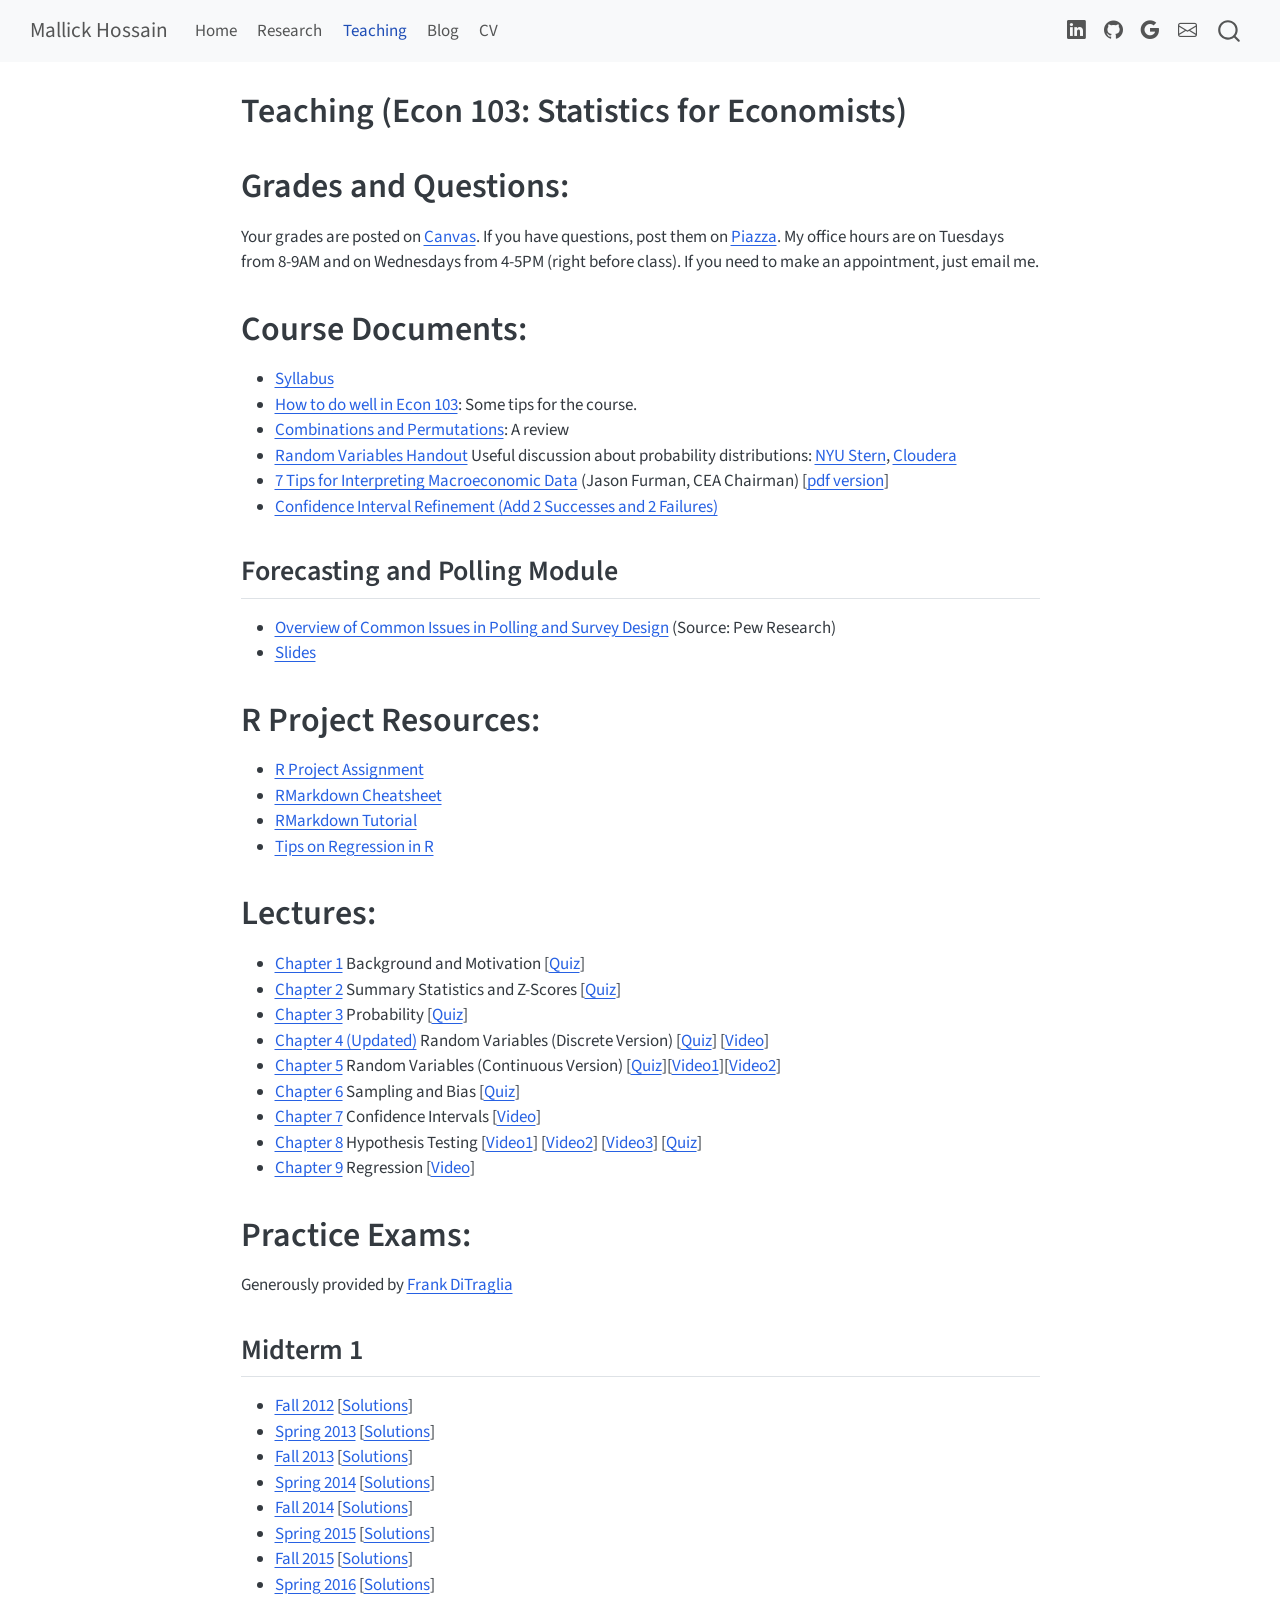
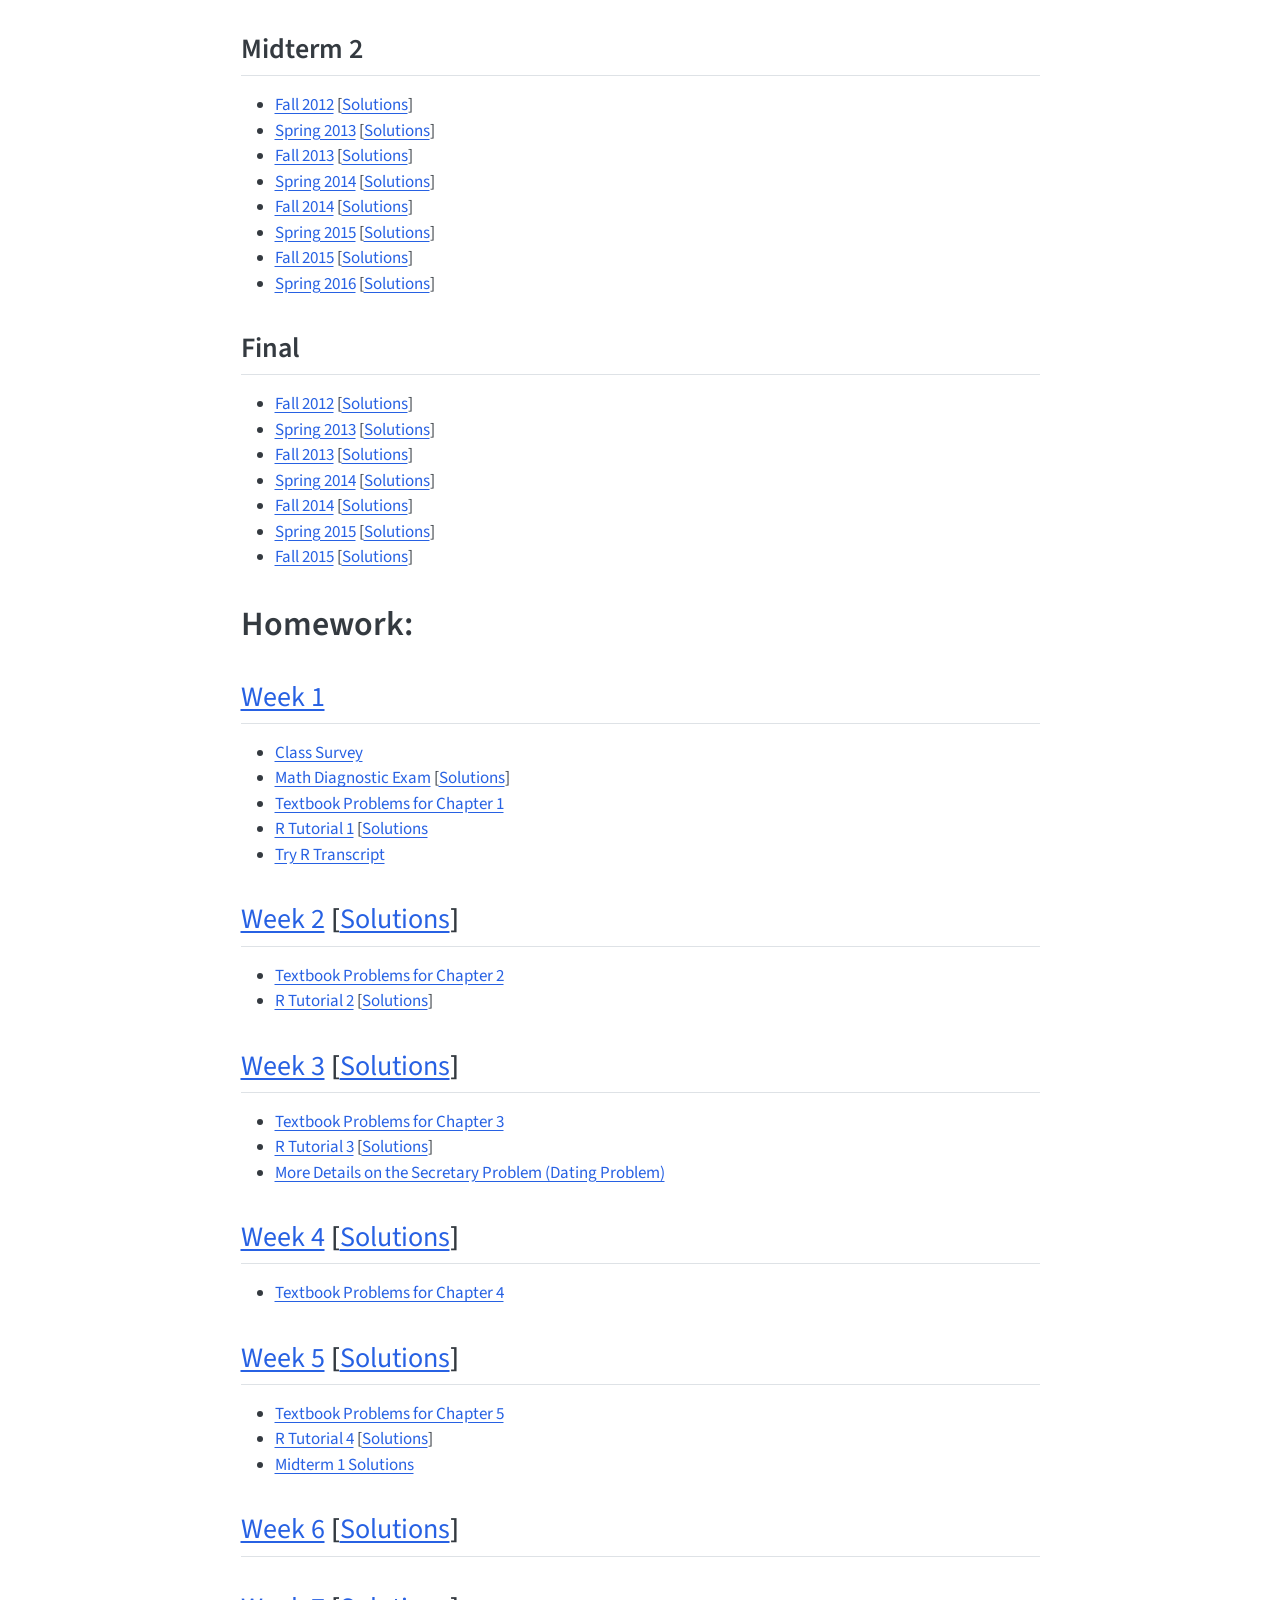
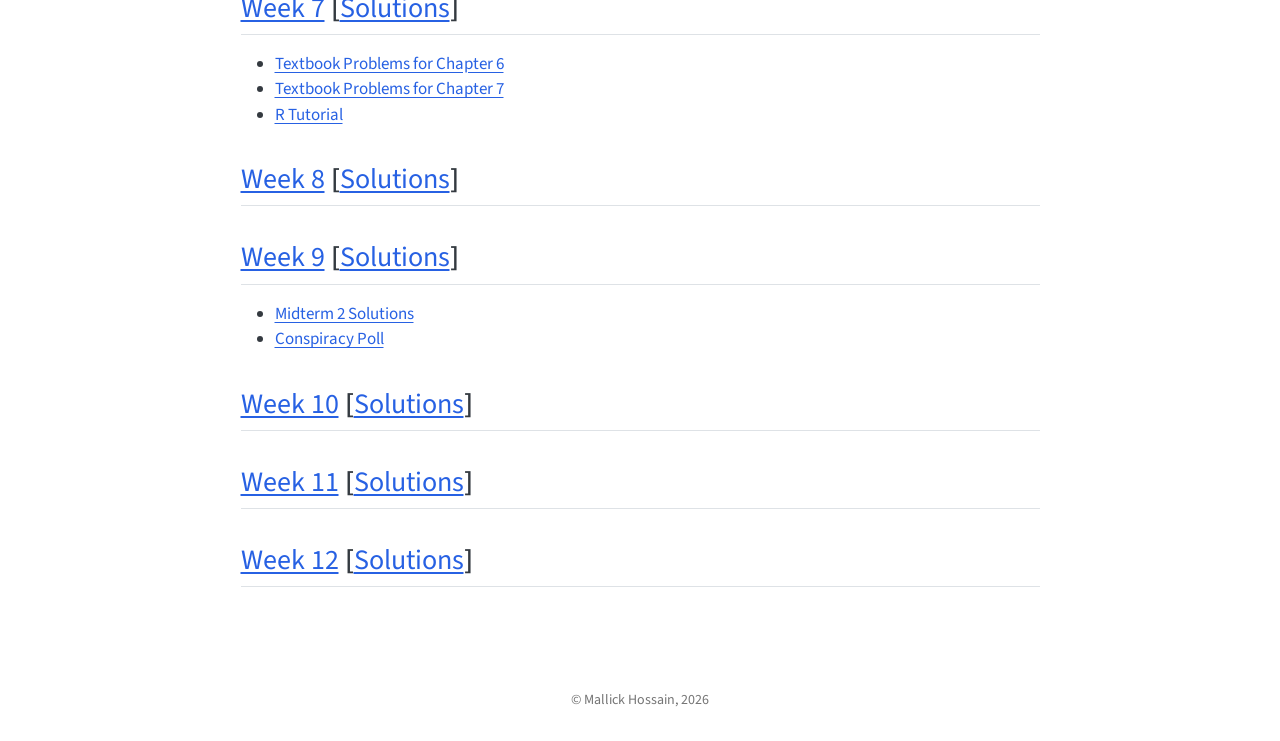
<file: teaching.html>
<!DOCTYPE html>
<html xmlns="http://www.w3.org/1999/xhtml" lang="en" xml:lang="en"><head>

<meta charset="utf-8">
<meta name="generator" content="quarto-1.11.9">

<meta name="viewport" content="width=device-width, initial-scale=1.0, user-scalable=yes">


<title>Teaching (Econ 103: Statistics for Economists) – Mallick Hossain</title>
<style>
/* Default styles provided by pandoc.
** See https://pandoc.org/MANUAL.html#variables-for-html for config info.
*/
span.smallcaps{font-variant: small-caps;}
div.columns{display: flex; gap: 1.5em;}
div.column{flex: auto;}
@media screen {
div.columns{gap: min(4vw, 1.5em);}
div.column{overflow-x: auto;}
}
div.hanging-indent{margin-left: 1.5em; text-indent: -1.5em;}
ul.task-list{list-style: none;}
ul.task-list li input[type="checkbox"] {
  width: 0.8em;
  margin: 0 0.8em 0.2em -1em; /* quarto-specific, see https://github.com/quarto-dev/quarto-cli/issues/4556 */ 
  vertical-align: middle;
}
</style>


<script src="site_libs/quarto-nav/quarto-nav.js"></script>
<script src="site_libs/quarto-nav/headroom.min.js"></script>
<script src="site_libs/clipboard/clipboard.min.js"></script>
<script src="site_libs/quarto-search/autocomplete.umd.js"></script>
<script src="site_libs/quarto-search/fuse.min.js"></script>
<script src="site_libs/quarto-search/quarto-search.js"></script>
<meta name="quarto:offset" content="./">
<script src="site_libs/quarto-html/quarto.js" type="module"></script>
<script src="site_libs/quarto-html/tabsets/tabsets.js" type="module"></script>
<script src="site_libs/quarto-html/scrollable-regions/scrollable-regions.js" type="module"></script>
<script src="site_libs/quarto-html/popper.min.js"></script>
<script src="site_libs/quarto-html/tippy.umd.min.js"></script>
<script src="site_libs/quarto-html/anchor.min.js"></script>
<link href="site_libs/quarto-html/tippy.css" rel="stylesheet">
<link href="site_libs/quarto-html/quarto-syntax-highlighting-63b5708e65d6cd79cd7618c58d0c21e7.css" rel="stylesheet" id="quarto-text-highlighting-styles">
<script src="site_libs/bootstrap/bootstrap.min.js"></script>
<link href="site_libs/bootstrap/bootstrap-icons.css" rel="stylesheet">
<link href="site_libs/bootstrap/bootstrap-b0bacdaee50ff9abb97ae013f25660d1.min.css" rel="stylesheet" append-hash="true" id="quarto-bootstrap" data-mode="light">
<script id="quarto-search-options" type="application/json">{
  "location": "navbar",
  "copy-button": false,
  "collapse-after": 3,
  "panel-placement": "end",
  "type": "overlay",
  "limit": 50,
  "keyboard-shortcut": [
    "f",
    "/",
    "s"
  ],
  "show-item-context": false,
  "language": {
    "search-no-results-text": "No results",
    "search-matching-documents-text": "matching documents",
    "search-copy-link-title": "Copy link to search",
    "search-hide-matches-text": "Hide additional matches",
    "search-more-match-text": "more match in this document",
    "search-more-matches-text": "more matches in this document",
    "search-clear-button-title": "Clear",
    "search-text-placeholder": "",
    "search-detached-cancel-button-title": "Cancel",
    "search-submit-button-title": "Submit",
    "search-label": "Search"
  }
}</script>


<link rel="stylesheet" href="styles.css">
</head>

<body class="nav-fixed fullcontent quarto-light"><a id="quarto-skip-link" class="visually-hidden-focusable" href="#quarto-document-content">Skip to main content</a>

<div id="quarto-search-results"></div>
  <header id="quarto-header" class="headroom fixed-top">
    <nav class="navbar navbar-expand-lg " data-bs-theme="dark" aria-label="Site">
      <div class="navbar-container container-fluid">
      <div class="navbar-brand-container mx-auto">
    <a class="navbar-brand" href="./index.html">
    <span class="navbar-title">Mallick Hossain</span>
    </a>
  </div>
          <button class="navbar-toggler" type="button" data-bs-toggle="collapse" data-bs-target="#navbarCollapse" aria-controls="navbarCollapse" aria-expanded="false" aria-label="Toggle navigation" onclick="if (window.quartoToggleHeadroom) { window.quartoToggleHeadroom(); }">
  <span class="navbar-toggler-icon"></span>
</button>
          <div class="collapse navbar-collapse" id="navbarCollapse">
            <ul class="navbar-nav navbar-nav-scroll me-auto">
  <li class="nav-item">
    <a class="nav-link" href="./index.html"> 
<span class="menu-text">Home</span></a>
  </li>  
  <li class="nav-item">
    <a class="nav-link" href="./research.html"> 
<span class="menu-text">Research</span></a>
  </li>  
  <li class="nav-item">
    <a class="nav-link active" href="./teaching.html" aria-current="page"> 
<span class="menu-text">Teaching</span></a>
  </li>  
  <li class="nav-item">
    <a class="nav-link" href="./blog.html"> 
<span class="menu-text">Blog</span></a>
  </li>  
  <li class="nav-item">
    <a class="nav-link" href="./files/HossainCV.pdf"> 
<span class="menu-text">CV</span></a>
  </li>  
</ul>
            <ul class="navbar-nav navbar-nav-scroll ms-auto">
  <li class="nav-item compact">
    <a class="nav-link" href="https://www.linkedin.com/in/mallickhossain/"> <i class="bi bi-linkedin" role="img">
</i> 
<span class="menu-text"></span></a>
  </li>  
  <li class="nav-item compact">
    <a class="nav-link" href="https://github.com/emallickhossain"> <i class="bi bi-github" role="img">
</i> 
<span class="menu-text"></span></a>
  </li>  
  <li class="nav-item compact">
    <a class="nav-link" href="https://scholar.google.com.my/citations?hl=en&amp;user=22Vq08IAAAAJ"> <i class="bi bi-google" role="img" aria-label="Google Scholar">
</i> 
<span class="menu-text"></span></a>
  </li>  
  <li class="nav-item compact">
    <a class="nav-link" href="mailto:your.email@philadelphiafed.org"> <i class="bi bi-envelope" role="img">
</i> 
<span class="menu-text"></span></a>
  </li>  
</ul>
          </div> <!-- /navcollapse -->
            <div class="quarto-navbar-tools">
</div>
            <div id="quarto-search" class="" title="Search"></div>
      </div> <!-- /container-fluid -->
    </nav>
</header>
<!-- content -->
<div id="quarto-content" class="quarto-container page-columns page-rows-contents page-layout-article page-navbar">
<!-- sidebar -->
<!-- margin-sidebar -->
    
<!-- main -->
<main class="content" id="quarto-document-content" tabindex="-1">

<header id="title-block-header" class="quarto-title-block default">
<div class="quarto-title">
<h1 class="title">Teaching (Econ 103: Statistics for Economists)</h1>
</div>



<div class="quarto-title-meta">

    
  
    
  </div>
  


</header>


<section id="grades-and-questions" class="level1">
<h1>Grades and Questions:</h1>
<p>Your grades are posted on <a href="https://canvas.upenn.edu/">Canvas</a>. If you have questions, post them on <a href="https://piazza.com">Piazza</a>. My office hours are on Tuesdays from 8-9AM and on Wednesdays from 4-5PM (right before class). If you need to make an appointment, just email me.</p>
</section>
<section id="course-documents" class="level1">
<h1>Course Documents:</h1>
<ul>
<li><a href="https://docs.google.com/viewer?url=https://github.com/emallickhossain/Econ103Public/raw/master/syllabus.pdf">Syllabus</a></li>
<li><a href="https://docs.google.com/viewer?url=https://github.com/emallickhossain/Econ103Public/raw/master/HowToDoWell.pdf">How to do well in Econ 103</a>: Some tips for the course.</li>
<li><a href="https://docs.google.com/viewer?url=https://github.com/emallickhossain/Econ103Public/raw/master/ClassicalProbability.pdf">Combinations and Permutations</a>: A review</li>
<li><a href="https://docs.google.com/viewer?url=https://github.com/emallickhossain/Econ103Public/raw/master/RandomVariablesHandout.pdf">Random Variables Handout</a> Useful discussion about probability distributions: <a href="http://people.stern.nyu.edu/adamodar/New_Home_Page/StatFile/statdistns.htm">NYU Stern</a>, <a href="http://blog.cloudera.com/blog/2015/12/common-probability-distributions-the-data-scientists-crib-sheet/">Cloudera</a></li>
<li><a href="https://www.milkenreview.org/articles/extracting-the-signal-from-the-noise-7-tips-for-interpreting-macroeconomic-data">7 Tips for Interpreting Macroeconomic Data</a> (Jason Furman, CEA Chairman) [<a href="https://assets1c.milkeninstitute.org/assets/Publication/MIReview/PDF/26-38-MR72.pdf">pdf version</a>]</li>
<li><a href="https://www.stat.ufl.edu/~aa/articles/agresti_caffo_2000.pdf">Confidence Interval Refinement (Add 2 Successes and 2 Failures)</a></li>
</ul>
<section id="forecasting-and-polling-module" class="level2">
<h2 class="anchored" data-anchor-id="forecasting-and-polling-module">Forecasting and Polling Module</h2>
<ul>
<li><a href="https://www.pewresearch.org/methodology/u-s-survey-research/sampling/">Overview of Common Issues in Polling and Survey Design</a> (Source: Pew Research)</li>
<li><a href="https://docs.google.com/viewer?url=https://github.com/emallickhossain/Econ103Public/raw/master/slides/ForecastingModule/pollsForecasting.pdf">Slides</a></li>
</ul>
</section>
</section>
<section id="r-project-resources" class="level1">
<h1>R Project Resources:</h1>
<ul>
<li><a href="https://docs.google.com/viewer?url=https://github.com/emallickhossain/Econ103Public/raw/master/RProject.pdf">R Project Assignment</a></li>
<li><a href="https://www.rstudio.com/wp-content/uploads/2015/02/rmarkdown-cheatsheet.pdf">RMarkdown Cheatsheet</a></li>
<li><a href="https://www.datacamp.com/courses/reporting-with-r-markdown">RMarkdown Tutorial</a></li>
<li><a href="https://docs.google.com/viewer?url=https://github.com/emallickhossain/Econ103Public/raw/master/slides/lecture25_child_test.pdf">Tips on Regression in R</a></li>
</ul>
</section>
<section id="lectures" class="level1">
<h1>Lectures:</h1>
<ul>
<li><a href="https://docs.google.com/viewer?url=https://github.com/emallickhossain/Econ103Public/raw/master/slides/chapter01_handout.pdf">Chapter 1</a> Background and Motivation [<a href="https://docs.google.com/viewer?url=https://github.com/emallickhossain/Econ103Public/raw/master/Quiz/quiz01_handout.pdf">Quiz</a>]</li>
<li><a href="https://docs.google.com/viewer?url=https://github.com/emallickhossain/Econ103Public/raw/master/slides/chapter02_handout.pdf">Chapter 2</a> Summary Statistics and Z-Scores [<a href="https://docs.google.com/viewer?url=https://github.com/emallickhossain/Econ103Public/raw/master/Quiz/quiz02_handout.pdf">Quiz</a>]</li>
<li><a href="https://docs.google.com/viewer?url=https://github.com/emallickhossain/Econ103Public/raw/master/slides/chapter03_handout.pdf">Chapter 3</a> Probability [<a href="https://docs.google.com/viewer?url=https://github.com/emallickhossain/Econ103Public/raw/master/Quiz/quiz03_handout.pdf">Quiz</a>]</li>
<li><a href="https://docs.google.com/viewer?url=https://github.com/emallickhossain/Econ103Public/raw/master/slides/chapter04_handout.pdf">Chapter 4 (Updated)</a> Random Variables (Discrete Version) [<a href="https://docs.google.com/viewer?url=https://github.com/emallickhossain/Econ103Public/raw/master/Quiz/quiz04_handout.pdf">Quiz</a>] [<a href="https://www.youtube.com/watch?v=hPf5GQDUcOo">Video</a>]</li>
<li><a href="https://docs.google.com/viewer?url=https://github.com/emallickhossain/Econ103Public/raw/master/slides/chapter05_handout.pdf">Chapter 5</a> Random Variables (Continuous Version) [<a href="https://docs.google.com/viewer?url=https://github.com/emallickhossain/Econ103Public/raw/master/Quiz/quiz05_handout.pdf">Quiz</a>][<a href="https://youtu.be/-SG9gLEP9H0">Video1</a>][<a href="https://youtu.be/nxOz0FwSAc0">Video2</a>]</li>
<li><a href="https://docs.google.com/viewer?url=https://github.com/emallickhossain/Econ103Public/raw/master/slides/chapter06_handout.pdf">Chapter 6</a> Sampling and Bias [<a href="https://docs.google.com/viewer?url=https://github.com/emallickhossain/Econ103Public/raw/master/Quiz/quiz06_handout.pdf">Quiz</a>]</li>
<li><a href="https://docs.google.com/viewer?url=https://github.com/emallickhossain/Econ103Public/raw/master/slides/chapter07_handout.pdf">Chapter 7</a> Confidence Intervals [<a href="https://youtu.be/CWL1jlnyfYM">Video</a>]</li>
<li><a href="https://docs.google.com/viewer?url=https://github.com/emallickhossain/Econ103Public/raw/master/slides/chapter08_handout.pdf">Chapter 8</a> Hypothesis Testing [<a href="https://youtu.be/REaBq7eaW1M">Video1</a>] [<a href="https://youtu.be/rwLeP8mIYkQ">Video2</a>] [<a href="https://youtu.be/8O6zC3IVhpg">Video3</a>] [<a href="https://docs.google.com/viewer?url=https://github.com/emallickhossain/Econ103Public/raw/master/Quiz/quiz09.pdf">Quiz</a>]</li>
<li><a href="https://docs.google.com/viewer?url=https://github.com/emallickhossain/Econ103Public/raw/master/slides/chapter09_handout.pdf">Chapter 9</a> Regression [<a href="https://youtu.be/dRIlfwrT22E">Video</a>]</li>
</ul>
</section>
<section id="practice-exams" class="level1">
<h1>Practice Exams:</h1>
<p>Generously provided by <a href="https://ditraglia.com/">Frank DiTraglia</a></p>
<section id="midterm-1" class="level2">
<h2 class="anchored" data-anchor-id="midterm-1">Midterm 1</h2>
<ul>
<li><a href="https://docs.google.com/viewer?url=https://github.com/emallickhossain/Econ103Public/raw/master/PracticeExams/midterm1_2012_10_03.pdf">Fall 2012</a> [<a href="https://docs.google.com/viewer?url=https://github.com/emallickhossain/Econ103Public/raw/master/PracticeExams/midterm1_2012_10_03_solutions.pdf" title="midterm1_2012_10_03_solutions">Solutions</a>]</li>
<li><a href="https://docs.google.com/viewer?url=https://github.com/emallickhossain/Econ103Public/raw/master/PracticeExams/midterm1_2013_02_11.pdf" title="midterm1_2013_02_11">Spring 2013</a> [<a href="https://docs.google.com/viewer?url=https://github.com/emallickhossain/Econ103Public/raw/master/PracticeExams/midterm1_2013_02_11_solutions.pdf" title="midterm1_2013_02_11_solutions">Solutions</a>]</li>
<li><a href="https://docs.google.com/viewer?url=https://github.com/emallickhossain/Econ103Public/raw/master/PracticeExams/midterm1_2013_09_30.pdf" title="midterm1_2013_09_30">Fall 2013</a> [<a href="https://docs.google.com/viewer?url=https://github.com/emallickhossain/Econ103Public/raw/master/PracticeExams/midterm1_2013_09_30_solutions.pdf" title="midterm1_2013_09_30_solutions">Solutions</a>]</li>
<li><a href="https://docs.google.com/viewer?url=https://github.com/emallickhossain/Econ103Public/raw/master/PracticeExams/midterm1_2014_02_11.pdf" title="midterm1_2014_02_11">Spring 2014</a> [<a href="https://docs.google.com/viewer?url=https://github.com/emallickhossain/Econ103Public/raw/master/PracticeExams/midterm1_2014_02_11_solutions.pdf" title="midterm1_2014_02_11_solutions">Solutions</a>]</li>
<li><a href="https://docs.google.com/viewer?url=https://github.com/emallickhossain/Econ103Public/raw/master/PracticeExams/midterm1_2014_09_29.pdf" title="midterm1_2014_09_29">Fall 2014</a> [<a href="https://docs.google.com/viewer?url=https://github.com/emallickhossain/Econ103Public/raw/master/PracticeExams/midterm1_2014_09_29_solutions.pdf" title="midterm1_2014_09_29_solutions">Solutions</a>]</li>
<li><a href="https://docs.google.com/viewer?url=https://github.com/emallickhossain/Econ103Public/raw/master/PracticeExams/midterm1_2015_02_10.pdf" title="midterm1_2015_02_10">Spring 2015</a> [<a href="https://docs.google.com/viewer?url=https://github.com/emallickhossain/Econ103Public/raw/master/PracticeExams/midterm1_2015_02_10_solutions.pdf" title="midterm1_2015_02_10_solutions">Solutions</a>]</li>
<li><a href="https://docs.google.com/viewer?url=https://github.com/emallickhossain/Econ103Public/raw/master/PracticeExams/midterm1_2015_09_28.pdf" title="midterm1_2015_09_28">Fall 2015</a> [<a href="https://docs.google.com/viewer?url=https://github.com/emallickhossain/Econ103Public/raw/master/PracticeExams/midterm1_2015_09_28_solutions.pdf" title="midterm1_2015_09_28_solutions">Solutions</a>]</li>
<li><a href="https://docs.google.com/viewer?url=https://github.com/emallickhossain/Econ103Public/raw/master/PracticeExams/midterm1_2016_02_16.pdf" title="midterm1_2016_02_16">Spring 2016</a> [<a href="https://docs.google.com/viewer?url=https://github.com/emallickhossain/Econ103Public/raw/master/PracticeExams/midterm1_2016_02_16_solutions.pdf" title="midterm1_2016_02_16_solutions">Solutions</a>]</li>
</ul>
</section>
<section id="midterm-2" class="level2">
<h2 class="anchored" data-anchor-id="midterm-2">Midterm 2</h2>
<ul>
<li><a href="https://docs.google.com/viewer?url=https://github.com/emallickhossain/Econ103Public/raw/master/PracticeExams/midterm2_2012_11_07.pdf" title="midterm2_2012_11_07">Fall 2012</a> [<a href="https://docs.google.com/viewer?url=https://github.com/emallickhossain/Econ103Public/raw/master/PracticeExams/midterm2_2012_11_07_solutions.pdf" title="midterm2_2012_11_07_solutions">Solutions</a>]</li>
<li><a href="https://docs.google.com/viewer?url=https://github.com/emallickhossain/Econ103Public/raw/master/PracticeExams/midterm2_2013_03_25.pdf" title="midterm2_2013_03_25">Spring 2013</a> [<a href="https://docs.google.com/viewer?url=https://github.com/emallickhossain/Econ103Public/raw/master/PracticeExams/midterm2_2013_03_25_solutions.pdf" title="midterm2_2013_03_25_solutions">Solutions</a>]</li>
<li><a href="https://docs.google.com/viewer?url=https://github.com/emallickhossain/Econ103Public/raw/master/PracticeExams/midterm2_2013_11_11.pdf" title="midterm2_2013_11_11">Fall 2013</a> [<a href="https://docs.google.com/viewer?url=https://github.com/emallickhossain/Econ103Public/raw/master/PracticeExams/midterm2_2013_11_11_solutions.pdf" title="midterm2_2013_11_11_solutions">Solutions</a>]</li>
<li><a href="https://docs.google.com/viewer?url=https://github.com/emallickhossain/Econ103Public/raw/master/PracticeExams/midterm2_2014_03_25.pdf" title="midterm2_2014_03_25">Spring 2014</a> [<a href="https://docs.google.com/viewer?url=https://github.com/emallickhossain/Econ103Public/raw/master/PracticeExams/midterm2_2014_03_25_solutions.pdf" title="midterm2_2014_03_25_solutions">Solutions</a>]</li>
<li><a href="https://docs.google.com/viewer?url=https://github.com/emallickhossain/Econ103Public/raw/master/PracticeExams/midterm2_2014_11_03.pdf" title="midterm2_2014_11_03">Fall 2014</a> [<a href="https://docs.google.com/viewer?url=https://github.com/emallickhossain/Econ103Public/raw/master/PracticeExams/midterm2_2014_11_03_solutions.pdf" title="midterm2_2014_11_03_solutions">Solutions</a>]</li>
<li><a href="https://docs.google.com/viewer?url=https://github.com/emallickhossain/Econ103Public/raw/master/PracticeExams/midterm2_2015_03_24.pdf" title="midterm2_2015_03_24">Spring 2015</a> [<a href="https://docs.google.com/viewer?url=https://github.com/emallickhossain/Econ103Public/raw/master/PracticeExams/midterm2_2015_03_24_solutions.pdf" title="midterm2_2015_03_24_solutions">Solutions</a>]</li>
<li><a href="https://docs.google.com/viewer?url=https://github.com/emallickhossain/Econ103Public/raw/master/PracticeExams/midterm2_2015_11_02.pdf" title="midterm2_2015_11_02">Fall 2015</a> [<a href="https://docs.google.com/viewer?url=https://github.com/emallickhossain/Econ103Public/raw/master/PracticeExams/midterm2_2015_11_02_solutions.pdf" title="midterm2_2015_11_02_solutions">Solutions</a>]</li>
<li><a href="https://docs.google.com/viewer?url=https://github.com/emallickhossain/Econ103Public/raw/master/PracticeExams/midterm2_2016_03_22.pdf" title="midterm2_2016_03_22">Spring 2016</a> [<a href="https://docs.google.com/viewer?url=https://github.com/emallickhossain/Econ103Public/raw/master/PracticeExams/midterm2_2016_03_22_solutions.pdf" title="midterm2_2016_03_22_solutions">Solutions</a>]</li>
</ul>
</section>
<section id="final" class="level2">
<h2 class="anchored" data-anchor-id="final">Final</h2>
<ul>
<li><a href="https://docs.google.com/viewer?url=https://github.com/emallickhossain/Econ103Public/raw/master/PracticeExams/final_2012_12_12.pdf" title="final_2012_12_12">Fall 2012</a> [<a href="https://docs.google.com/viewer?url=https://github.com/emallickhossain/Econ103Public/raw/master/PracticeExams/final_2012_12_12_solutions.pdf" title="final_2012_12_12_solutions">Solutions</a>]</li>
<li><a href="https://docs.google.com/viewer?url=https://github.com/emallickhossain/Econ103Public/raw/master/PracticeExams/final_2013_05_01.pdf" title="final_2013_05_01">Spring 2013</a> [<a href="https://docs.google.com/viewer?url=https://github.com/emallickhossain/Econ103Public/raw/master/PracticeExams/final_2013_05_01_solutions.pdf" title="final_2013_05_01_solutions">Solutions</a>]</li>
<li><a href="https://docs.google.com/viewer?url=https://github.com/emallickhossain/Econ103Public/raw/master/PracticeExams/final_2013_12_19.pdf" title="final_2013_12_19">Fall 2013</a> [<a href="https://docs.google.com/viewer?url=https://github.com/emallickhossain/Econ103Public/raw/master/PracticeExams/final_2013_12_19_solutions.pdf" title="final_2013_12_19_solutions">Solutions</a>]</li>
<li><a href="https://docs.google.com/viewer?url=https://github.com/emallickhossain/Econ103Public/raw/master/PracticeExams/final_2014_05_07.pdf" title="final_2014_05_07">Spring 2014</a> [<a href="https://docs.google.com/viewer?url=https://github.com/emallickhossain/Econ103Public/raw/master/PracticeExams/final_2014_05_07_solutions.pdf" title="final_2014_05_07_solutions">Solutions</a>]</li>
<li><a href="https://docs.google.com/viewer?url=https://github.com/emallickhossain/Econ103Public/raw/master/PracticeExams/final_2014_12_16.pdf" title="final_2014_12_16">Fall 2014</a> [<a href="https://docs.google.com/viewer?url=https://github.com/emallickhossain/Econ103Public/raw/master/PracticeExams/final_2014_12_16_solutions.pdf" title="final_2014_12_16_solutions">Solutions</a>]</li>
<li><a href="https://docs.google.com/viewer?url=https://github.com/emallickhossain/Econ103Public/raw/master/PracticeExams/final_2015_05_04.pdf" title="final_2015_05_04">Spring 2015</a> [<a href="https://docs.google.com/viewer?url=https://github.com/emallickhossain/Econ103Public/raw/master/PracticeExams/final_2015_05_04_solutions.pdf" title="final_2015_05_04_solutions">Solutions</a>]</li>
<li><a href="https://docs.google.com/viewer?url=https://github.com/emallickhossain/Econ103Public/raw/master/PracticeExams/final_2015_12_11.pdf" title="final_2015_12_11">Fall 2015</a> [<a href="https://docs.google.com/viewer?url=https://github.com/emallickhossain/Econ103Public/raw/master/PracticeExams/final_2015_12_11_solutions.pdf" title="final_2015_12_11_solutions">Solutions</a>]</li>
</ul>
</section>
</section>
<section id="homework" class="level1">
<h1>Homework:</h1>
<section id="week-1" class="level2">
<h2 class="anchored" data-anchor-id="week-1"><a href="https://docs.google.com/viewer?url=https://github.com/emallickhossain/Econ103Public/blob/master/homework/HW01.pdf" title="HW01">Week 1</a></h2>
<ul>
<li><a href="https://goo.gl/forms/Me9tNZaPlpogNvtV2">Class Survey</a></li>
<li><a href="https://docs.google.com/viewer?url=https://github.com/emallickhossain/Econ103Public/blob/master/MathDiagnostic/MathDiagnostic.pdf" title="MathDiagnostic">Math Diagnostic Exam</a> [<a href="https://docs.google.com/viewer?url=https://github.com/emallickhossain/Econ103Public/blob/master/MathDiagnostic/MathDiagnosticSolns.pdf" title="MathDiagnosticSolns">Solutions</a>]</li>
<li><a href="https://docs.google.com/viewer?url=https://github.com/emallickhossain/Econ103Public/blob/master/homework/Ch1Problems.pdf" title="Ch1Problems">Textbook Problems for Chapter 1</a></li>
<li><a href="https://rawgit.com/emallickhossain/Econ103Public/master/Rtutorials/Rtutorial1.html">R Tutorial 1</a> [<a href="https://github.com/emallickhossain/Econ103Public/blob/master/Rtutorials/Rtutorial1.R">Solutions</a></li>
<li><a href="https://github.com/emallickhossain/Econ103Public/blob/master/Rtutorials/try.R">Try R Transcript</a></li>
</ul>
</section>
<section id="week-2-solutions" class="level2">
<h2 class="anchored" data-anchor-id="week-2-solutions"><a href="https://docs.google.com/viewer?url=https://github.com/emallickhossain/Econ103Public/blob/master/homework/HW02.pdf" title="hw02">Week 2</a> [<a href="https://docs.google.com/viewer?url=https://github.com/emallickhossain/Econ103Public/blob/master/homework/HW02_solutions.pdf" title="hw02_solutions">Solutions</a>]</h2>
<ul>
<li><a href="https://docs.google.com/viewer?url=https://github.com/emallickhossain/Econ103Public/blob/master/homework/Ch2Problems.pdf" title="ch2problems">Textbook Problems for Chapter 2</a></li>
<li><a href="https://rawgit.com/emallickhossain/Econ103Public/master/Rtutorials/Rtutorial2.html">R Tutorial 2</a> [<a href="https://github.com/emallickhossain/Econ103Public/blob/master/Rtutorials/Rtutorial2.R">Solutions</a>]</li>
</ul>
</section>
<section id="week-3-solutions" class="level2">
<h2 class="anchored" data-anchor-id="week-3-solutions"><a href="https://docs.google.com/viewer?url=https://github.com/emallickhossain/Econ103Public/blob/master/homework/HW03.pdf" title="hw03">Week 3</a> [<a href="https://docs.google.com/viewer?url=https://github.com/emallickhossain/Econ103Public/blob/master/homework/HW03_solutions.pdf" title="hw03_solutions">Solutions</a>]</h2>
<ul>
<li><a href="https://docs.google.com/viewer?url=https://github.com/emallickhossain/Econ103Public/blob/master/homework/Ch3Problems.pdf" title="ch3problems">Textbook Problems for Chapter 3</a></li>
<li><a href="https://rawgit.com/emallickhossain/Econ103Public/master/Rtutorials/Rtutorial3.html">R Tutorial 3</a> [<a href="https://github.com/emallickhossain/Econ103Public/blob/master/Rtutorials/Rtutorial3.R">Solutions</a>]</li>
<li><a href="http://www.math.uah.edu/stat/urn/Secretary.html">More Details on the Secretary Problem (Dating Problem)</a></li>
</ul>
</section>
<section id="week-4-solutions" class="level2">
<h2 class="anchored" data-anchor-id="week-4-solutions"><a href="https://docs.google.com/viewer?url=https://github.com/emallickhossain/Econ103Public/blob/master/homework/HW04.pdf" title="hw04">Week 4</a> [<a href="https://docs.google.com/viewer?url=https://github.com/emallickhossain/Econ103Public/blob/master/homework/HW04_solutions.pdf" title="hw04_solutions">Solutions</a>]</h2>
<ul>
<li><a href="https://docs.google.com/viewer?url=https://github.com/emallickhossain/Econ103Public/blob/master/homework/Ch4Problems.pdf" title="ch4problems">Textbook Problems for Chapter 4</a></li>
</ul>
</section>
<section id="week-5-solutions" class="level2">
<h2 class="anchored" data-anchor-id="week-5-solutions"><a href="https://docs.google.com/viewer?url=https://github.com/emallickhossain/Econ103Public/blob/master/homework/HW05.pdf" title="hw05">Week 5</a> [<a href="https://docs.google.com/viewer?url=https://github.com/emallickhossain/Econ103Public/blob/master/homework/HW05_solutions.pdf" title="hw05_solutions">Solutions</a>]</h2>
<ul>
<li><a href="https://docs.google.com/viewer?url=https://github.com/emallickhossain/Econ103Public/blob/master/homework/Ch5Problems.pdf" title="ch5problems">Textbook Problems for Chapter 5</a></li>
<li><a href="https://rawgit.com/emallickhossain/Econ103Public/master/Rtutorials/Rtutorial4.html">R Tutorial 4</a> [<a href="https://github.com/emallickhossain/Econ103Public/blob/master/Rtutorials/Rtutorial4.R">Solutions</a>]</li>
<li><a href="https://docs.google.com/viewer?url=https://github.com/emallickhossain/Econ103Public/raw/master/PracticeExams/Midterm1_92816_solutions.pdf">Midterm 1 Solutions</a></li>
</ul>
</section>
<section id="week-6-solutions" class="level2">
<h2 class="anchored" data-anchor-id="week-6-solutions"><a href="https://docs.google.com/viewer?url=https://github.com/emallickhossain/Econ103Public/blob/master/homework/HW06.pdf" title="hw06">Week 6</a> [<a href="https://docs.google.com/viewer?url=https://github.com/emallickhossain/Econ103Public/blob/master/homework/HW06_solutions.pdf" title="hw06_solutions">Solutions</a>]</h2>
</section>
<section id="week-7-solutions" class="level2">
<h2 class="anchored" data-anchor-id="week-7-solutions"><a href="https://docs.google.com/viewer?url=https://github.com/emallickhossain/Econ103Public/blob/master/homework/HW07.pdf" title="hw07update">Week 7</a> [<a href="https://docs.google.com/viewer?url=https://github.com/emallickhossain/Econ103Public/blob/master/homework/HW07_solutions.pdf" title="hw07_solutions">Solutions</a>]</h2>
<ul>
<li><a href="https://docs.google.com/viewer?url=https://github.com/emallickhossain/Econ103Public/blob/master/homework/Ch6Problems.pdf" title="ch6problems">Textbook Problems for Chapter 6</a></li>
<li><a href="https://docs.google.com/viewer?url=https://github.com/emallickhossain/Econ103Public/blob/master/homework/Ch7Problems.pdf" title="ch7problems">Textbook Problems for Chapter 7</a></li>
<li><a href="https://www.datacamp.com/courses/reporting-with-r-markdown">R Tutorial</a></li>
</ul>
</section>
<section id="week-8-solutions" class="level2">
<h2 class="anchored" data-anchor-id="week-8-solutions"><a href="https://docs.google.com/viewer?url=https://github.com/emallickhossain/Econ103Public/blob/master/homework/HW08.pdf" title="hw08">Week 8</a> [<a href="https://docs.google.com/viewer?url=https://github.com/emallickhossain/Econ103Public/blob/master/homework/HW08_solutions.pdf" title="hw08_solutions">Solutions</a>]</h2>
</section>
<section id="week-9-solutions" class="level2">
<h2 class="anchored" data-anchor-id="week-9-solutions"><a href="https://docs.google.com/viewer?url=https://github.com/emallickhossain/Econ103Public/blob/master/homework/HW09.pdf" title="hw08">Week 9</a> [<a href="https://docs.google.com/viewer?url=https://github.com/emallickhossain/Econ103Public/blob/master/homework/HW09_solutions.pdf" title="hw08_solutions">Solutions</a>]</h2>
<ul>
<li><a href="https://docs.google.com/viewer?url=https://github.com/emallickhossain/Econ103Public/raw/master/PracticeExams/Midterm2_110216_solutions.pdf">Midterm 2 Solutions</a></li>
<li><a href="https://docs.google.com/viewer?url=https://github.com/emallickhossain/Econ103Public/raw/master/homework/conspiracy.pdf">Conspiracy Poll</a></li>
</ul>
</section>
<section id="week-10-solutions" class="level2">
<h2 class="anchored" data-anchor-id="week-10-solutions"><a href="https://docs.google.com/viewer?url=https://github.com/emallickhossain/Econ103Public/blob/master/homework/HW10.pdf" title="hw08">Week 10</a> [<a href="https://docs.google.com/viewer?url=https://github.com/emallickhossain/Econ103Public/blob/master/homework/HW10_solutions.pdf" title="hw08_solutions">Solutions</a>]</h2>
</section>
<section id="week-11-solutions" class="level2">
<h2 class="anchored" data-anchor-id="week-11-solutions"><a href="https://docs.google.com/viewer?url=https://github.com/emallickhossain/Econ103Public/blob/master/homework/HW11.pdf" title="hw08">Week 11</a> [<a href="https://docs.google.com/viewer?url=https://github.com/emallickhossain/Econ103Public/blob/master/homework/HW11_solutions.pdf" title="hw08_solutions">Solutions</a>]</h2>
</section>
<section id="week-12-solutions" class="level2">
<h2 class="anchored" data-anchor-id="week-12-solutions"><a href="https://docs.google.com/viewer?url=https://github.com/emallickhossain/Econ103Public/blob/master/homework/HW12.pdf" title="hw08">Week 12</a> [<a href="https://docs.google.com/viewer?url=https://github.com/emallickhossain/Econ103Public/blob/master/homework/HW12_solutions.pdf" title="hw08_solutions">Solutions</a>]</h2>


</section>
</section>

</main> <!-- /main -->
<script id="quarto-html-after-body" type="application/javascript">
  window.document.addEventListener("DOMContentLoaded", function (event) {
    const icon = "";
    const anchorJS = new window.AnchorJS();
    anchorJS.options = {
      placement: 'right',
      icon: icon
    };
    anchorJS.add('.anchored');
    const isCodeAnnotation = (el) => {
      for (const clz of el.classList) {
        if (clz.startsWith('code-annotation-')) {                     
          return true;
        }
      }
      return false;
    }
    const onCopySuccess = function(e) {
      // button target
      const button = e.trigger;
      // don't keep focus
      button.blur();
      // flash "checked"
      button.classList.add('code-copy-button-checked');
      var currentTitle = button.getAttribute("title");
      button.setAttribute("title", "Copied!");
      let tooltip;
      if (window.bootstrap) {
        button.setAttribute("data-bs-toggle", "tooltip");
        button.setAttribute("data-bs-placement", "left");
        button.setAttribute("data-bs-title", "Copied!");
        tooltip = new bootstrap.Tooltip(button, 
          { trigger: "manual", 
            customClass: "code-copy-button-tooltip",
            offset: [0, -8]});
        tooltip.show();    
      }
      setTimeout(function() {
        if (tooltip) {
          tooltip.hide();
          button.removeAttribute("data-bs-title");
          button.removeAttribute("data-bs-toggle");
          button.removeAttribute("data-bs-placement");
        }
        button.setAttribute("title", currentTitle);
        button.classList.remove('code-copy-button-checked');
      }, 1000);
      // clear code selection
      e.clearSelection();
    }
    const getTextToCopy = function(trigger) {
      const outerScaffold = trigger.parentElement.cloneNode(true);
      const codeEl = outerScaffold.querySelector('code');
      for (const childEl of codeEl.children) {
        if (isCodeAnnotation(childEl)) {
          childEl.remove();
        }
      }
      return codeEl.innerText;
    }
    const clipboard = new window.ClipboardJS('.code-copy-button:not([data-in-quarto-modal])', {
      text: getTextToCopy
    });
    clipboard.on('success', onCopySuccess);
    if (window.document.getElementById('quarto-embedded-source-code-modal')) {
      const clipboardModal = new window.ClipboardJS('.code-copy-button[data-in-quarto-modal]', {
        text: getTextToCopy,
        container: window.document.getElementById('quarto-embedded-source-code-modal')
      });
      clipboardModal.on('success', onCopySuccess);
    }
      var localhostRegex = new RegExp(/^(?:http|https):\/\/localhost\:?[0-9]*\//);
      var mailtoRegex = new RegExp(/^mailto:/);
        var filterRegex = new RegExp("https:\/\/mallickhossain\.com");
      var isInternal = (href) => {
          return filterRegex.test(href) || localhostRegex.test(href) || mailtoRegex.test(href);
      }
      // Inspect non-navigation links and adorn them if external
      window.quartoDecorateExternalLinks = function (root) {
     var links = (root || window.document).querySelectorAll('a[href]:not(.nav-link):not(.navbar-brand):not(.toc-action):not(.sidebar-link):not(.sidebar-item-toggle):not(.pagination-link):not(.no-external):not([aria-hidden]):not(.dropdown-item):not(.quarto-navigation-tool):not(.about-link)');
      for (var i=0; i<links.length; i++) {
        const link = links[i];
        if (!isInternal(link.href)) {
          // undo the damage that might have been done by quarto-nav.js in the case of
          // links that we want to consider external
          if (link.dataset.originalHref !== undefined) {
            link.href = link.dataset.originalHref;
          }
          if (!link.classList.contains('no-external-icon')) {
          }
        }
      }
      };
      window.quartoDecorateExternalLinks(window.document);
    // Esc closes the popup (WCAG 1.4.13) and focus leaving both trigger and
    // popup closes it (WCAG 2.4.11); tippy handles neither for interactive popups.
    const hideOnEscAndFocusOut = {
      name: 'hideOnEscAndFocusOut',
      defaultValue: true,
      fn(instance) {
        const dismiss = () => {
          // A show scheduled by the trigger delay would otherwise reopen it
          instance.clearDelayTimeouts();
          instance.hide();
        };
        const onKeyDown = (event) => {
          if (event.key !== 'Escape') {
            return;
          }
          // Keep Esc from also reaching page handlers (e.g. reveal.js overview),
          // except an open reveal.js slide menu, which Esc should close too.
          // The menu handles keys only when its keyboard option is on.
          const menuHandlesEsc = window.Reveal?.getPlugin?.('menu')?.isOpen() &&
            window.Reveal.getConfig().menu?.keyboard !== false;
          if (!menuHandlesEsc) {
            event.stopPropagation();
          }
          if (instance.popper.contains(window.document.activeElement)) {
            // Disabled while refocusing so the focus trigger does not reopen it
            instance.disable();
            instance.reference.focus();
            instance.enable();
          }
          dismiss();
        };
        const onFocusOut = (event) => {
          const target = event.relatedTarget;
          if (target && !instance.reference.contains(target) &&
              !instance.popper.contains(target)) {
            dismiss();
          }
        };
        // On the trigger too: a click trigger (code-annotations: select) has no
        // blur handling. Attached for the instance's lifetime so leaving the
        // trigger also cancels a show still pending on the trigger delay.
        instance.reference.addEventListener('focusout', onFocusOut);
        return {
          onShow() {
            window.document.addEventListener('keydown', onKeyDown, true);
            instance.popper.addEventListener('focusout', onFocusOut);
          },
          onHide() {
            window.document.removeEventListener('keydown', onKeyDown, true);
            instance.popper.removeEventListener('focusout', onFocusOut);
          },
          onDestroy() {
            instance.reference.removeEventListener('focusout', onFocusOut);
          },
        };
      },
    };
    function tippyHover(el, contentFn, onTriggerFn, onUntriggerFn) {
      const config = {
        allowHTML: true,
        maxWidth: 500,
        delay: 100,
        arrow: false,
        appendTo: function(el) {
            return el.parentElement;
        },
        interactive: true,
        interactiveBorder: 10,
        theme: 'quarto',
        placement: 'bottom-start',
        plugins: [hideOnEscAndFocusOut],
      };
      if (contentFn) {
        config.content = contentFn;
      }
      if (onTriggerFn) {
        config.onTrigger = onTriggerFn;
      }
      if (onUntriggerFn) {
        config.onUntrigger = onUntriggerFn;
      }
      window.tippy(el, config); 
    }
    const noterefs = window.document.querySelectorAll('a[role="doc-noteref"]');
    for (var i=0; i<noterefs.length; i++) {
      const ref = noterefs[i];
      tippyHover(ref, function() {
        // use id or data attribute instead here
        let href = ref.getAttribute('data-footnote-href') || ref.getAttribute('href');
        try { href = new URL(href).hash; } catch {}
        const id = href.replace(/^#\/?/, "");
        const note = window.document.getElementById(id);
        if (note) {
          return note.innerHTML;
        } else {
          return "";
        }
      });
    }
    const xrefs = window.document.querySelectorAll('a.quarto-xref');
    const processXRef = (id, note) => {
      // Strip column container classes
      const stripColumnClz = (el) => {
        el.classList.remove("page-full", "page-columns");
        if (el.children) {
          for (const child of el.children) {
            stripColumnClz(child);
          }
        }
      }
      stripColumnClz(note)
      if (id === null || id.startsWith('sec-')) {
        // Special case sections, only their first couple elements
        const container = document.createElement("div");
        if (note.children && note.children.length > 2) {
          container.appendChild(note.children[0].cloneNode(true));
          for (let i = 1; i < note.children.length; i++) {
            const child = note.children[i];
            if (child.tagName === "P" && child.innerText === "") {
              continue;
            } else {
              container.appendChild(child.cloneNode(true));
              break;
            }
          }
          if (window.Quarto?.typesetMath) {
            window.Quarto.typesetMath(container);
          }
          return container.innerHTML
        } else {
          if (window.Quarto?.typesetMath) {
            window.Quarto.typesetMath(note);
          }
          return note.innerHTML;
        }
      } else {
        // Remove any anchor links if they are present
        const anchorLink = note.querySelector('a.anchorjs-link');
        if (anchorLink) {
          anchorLink.remove();
        }
        if (window.Quarto?.typesetMath) {
          window.Quarto.typesetMath(note);
        }
        if (note.classList.contains("callout")) {
          return note.outerHTML;
        } else {
          return note.innerHTML;
        }
      }
    }
    for (var i=0; i<xrefs.length; i++) {
      const xref = xrefs[i];
      tippyHover(xref, undefined, function(instance) {
        instance.disable();
        let url = xref.getAttribute('href');
        let hash = undefined; 
        if (url.startsWith('#')) {
          hash = url;
        } else {
          try { hash = new URL(url).hash; } catch {}
        }
        if (hash) {
          const id = hash.replace(/^#\/?/, "");
          const note = window.document.getElementById(id);
          if (note !== null) {
            try {
              const html = processXRef(id, note.cloneNode(true));
              instance.setContent(html);
            } finally {
              instance.enable();
              instance.show();
            }
          } else {
            // See if we can fetch this
            fetch(url.split('#')[0])
            .then(res => res.text())
            .then(html => {
              const parser = new DOMParser();
              const htmlDoc = parser.parseFromString(html, "text/html");
              const note = htmlDoc.getElementById(id);
              if (note !== null) {
                const html = processXRef(id, note);
                instance.setContent(html);
              } 
            }).finally(() => {
              instance.enable();
              instance.show();
            });
          }
        } else {
          // See if we can fetch a full url (with no hash to target)
          // This is a special case and we should probably do some content thinning / targeting
          fetch(url)
          .then(res => res.text())
          .then(html => {
            const parser = new DOMParser();
            const htmlDoc = parser.parseFromString(html, "text/html");
            const note = htmlDoc.querySelector('main.content');
            if (note !== null) {
              // This should only happen for chapter cross references
              // (since there is no id in the URL)
              // remove the first header
              if (note.children.length > 0 && note.children[0].tagName === "HEADER") {
                note.children[0].remove();
              }
              const html = processXRef(null, note);
              instance.setContent(html);
            } 
          }).finally(() => {
            instance.enable();
            instance.show();
          });
        }
      }, function(instance) {
      });
    }
        let selectedAnnoteEl;
        const selectorForAnnotation = ( cell, annotation) => {
          let cellAttr = 'data-code-cell="' + cell + '"';
          let lineAttr = 'data-code-annotation="' +  annotation + '"';
          const selector = 'span[' + cellAttr + '][' + lineAttr + ']';
          return selector;
        }
        const selectCodeLines = (annoteEl) => {
          const doc = window.document;
          const targetCell = annoteEl.getAttribute("data-target-cell");
          const targetAnnotation = annoteEl.getAttribute("data-target-annotation");
          const annoteSpan = window.document.querySelector(selectorForAnnotation(targetCell, targetAnnotation));
          const lines = annoteSpan.getAttribute("data-code-lines").split(",");
          const lineIds = lines.map((line) => {
            return targetCell + "-" + line;
          })
          // Each band is positioned against its own containing block, which is
          // not the offsetParent of the lines, so place it from client rects.
          const placeBand = (band, firstEl, lastEl, codeBlock) => {
            const container = band.offsetParent;
            if (container === null) {
              return;
            }
            const containerRect = container.getBoundingClientRect();
            // Reveal.js scales slides with a transform, so convert client
            // pixels back to the CSS pixels of the container.
            const scale = containerRect.height / container.offsetHeight || 1;
            const firstRect = firstEl.getBoundingClientRect();
            const lastRect = lastEl.getBoundingClientRect();
            const top = (firstRect.top - containerRect.top) / scale - container.clientTop + container.scrollTop;
            const height = (lastRect.bottom - firstRect.top) / scale;
            band.style.top = top - 2 + "px";
            band.style.height = height + 4 + "px";
            if (codeBlock) {
              // Without the copy button wrapper, the containing block is wider
              // than the code block, so span the code block explicitly.
              const blockRect = codeBlock.getBoundingClientRect();
              band.style.left = (blockRect.left - containerRect.left) / scale - container.clientLeft + container.scrollLeft + "px";
              band.style.width = blockRect.width / scale + "px";
            }
          };
          if (lineIds.length > 0) {
            const el = window.document.getElementById(lineIds[0]);
            const lastEl = window.document.getElementById(lineIds[lineIds.length - 1]);
            const parent = el.parentElement.parentElement;
            // cook up a div (if necessary) and position it
            let div = window.document.getElementById("code-annotation-line-highlight");
            if (div === null) {
              div = window.document.createElement("div");
              div.setAttribute("id", "code-annotation-line-highlight");
              div.style.position = 'absolute';
              parent.appendChild(div);
            }
            placeBand(div, el, lastEl, parent.closest("div.sourceCode") || parent);
            let gutterDiv = window.document.getElementById("code-annotation-line-highlight-gutter");
            if (gutterDiv === null) {
              gutterDiv = window.document.createElement("div");
              gutterDiv.setAttribute("id", "code-annotation-line-highlight-gutter");
              gutterDiv.style.position = 'absolute';
              const codeCell = window.document.getElementById(targetCell);
              const gutter = codeCell.querySelector('.code-annotation-gutter');
              gutter.appendChild(gutterDiv);
            }
            placeBand(gutterDiv, el, lastEl);
            selectedAnnoteEl = annoteEl;
          }
        };
        const unselectCodeLines = () => {
          const elementsIds = ["code-annotation-line-highlight", "code-annotation-line-highlight-gutter"];
          elementsIds.forEach((elId) => {
            const div = window.document.getElementById(elId);
            if (div) {
              div.remove();
            }
          });
          selectedAnnoteEl = undefined;
        };
          // Handle positioning of the toggle
      window.addEventListener(
        "resize",
        throttle(() => {
          elRect = undefined;
          if (selectedAnnoteEl) {
            selectCodeLines(selectedAnnoteEl);
          }
        }, 10)
      );
      function throttle(fn, ms) {
      let throttle = false;
      let timer;
        return (...args) => {
          if(!throttle) { // first call gets through
              fn.apply(this, args);
              throttle = true;
          } else { // all the others get throttled
              if(timer) clearTimeout(timer); // cancel #2
              timer = setTimeout(() => {
                fn.apply(this, args);
                timer = throttle = false;
              }, ms);
          }
        };
      }
        // Attach click handler to the DT
        const annoteDls = window.document.querySelectorAll('dt[data-target-cell]');
        for (const annoteDlNode of annoteDls) {
          annoteDlNode.addEventListener('click', (event) => {
            const clickedEl = event.target;
            if (clickedEl !== selectedAnnoteEl) {
              unselectCodeLines();
              const activeEl = window.document.querySelector('dt[data-target-cell].code-annotation-active');
              if (activeEl) {
                activeEl.classList.remove('code-annotation-active');
              }
              selectCodeLines(clickedEl);
              clickedEl.classList.add('code-annotation-active');
            } else {
              // Unselect the line
              unselectCodeLines();
              clickedEl.classList.remove('code-annotation-active');
            }
          });
        }
    const findCites = (el) => {
      const parentEl = el.parentElement;
      if (parentEl) {
        const cites = parentEl.dataset.cites;
        if (cites) {
          return {
            el,
            cites: cites.split(' ')
          };
        } else {
          return findCites(el.parentElement)
        }
      } else {
        return undefined;
      }
    };
    var bibliorefs = window.document.querySelectorAll('a[role="doc-biblioref"]');
    for (var i=0; i<bibliorefs.length; i++) {
      const ref = bibliorefs[i];
      const citeInfo = findCites(ref);
      if (citeInfo) {
        tippyHover(citeInfo.el, function() {
          var popup = window.document.createElement('div');
          citeInfo.cites.forEach(function(cite) {
            var citeDiv = window.document.createElement('div');
            citeDiv.classList.add('hanging-indent');
            citeDiv.classList.add('csl-entry');
            var biblioDiv = window.document.getElementById('ref-' + cite);
            if (biblioDiv) {
              citeDiv.innerHTML = biblioDiv.innerHTML;
            }
            popup.appendChild(citeDiv);
          });
          return popup.innerHTML;
        });
      }
    }
  });
  </script>
  <script type="application/javascript">
  window.quartoScrollableRegionsLabels = {"code":"Scrollable code","output":"Scrollable output"};
  </script>
</div> <!-- /content -->
<footer class="footer">
  <div class="nav-footer">
    <div class="nav-footer-left">
      &nbsp;
    </div>   
    <div class="nav-footer-center">
<p>© Mallick Hossain, 2026</p>
</div>
    <div class="nav-footer-right">
      &nbsp;
    </div>
  </div>
</footer>




</body></html>
</file>
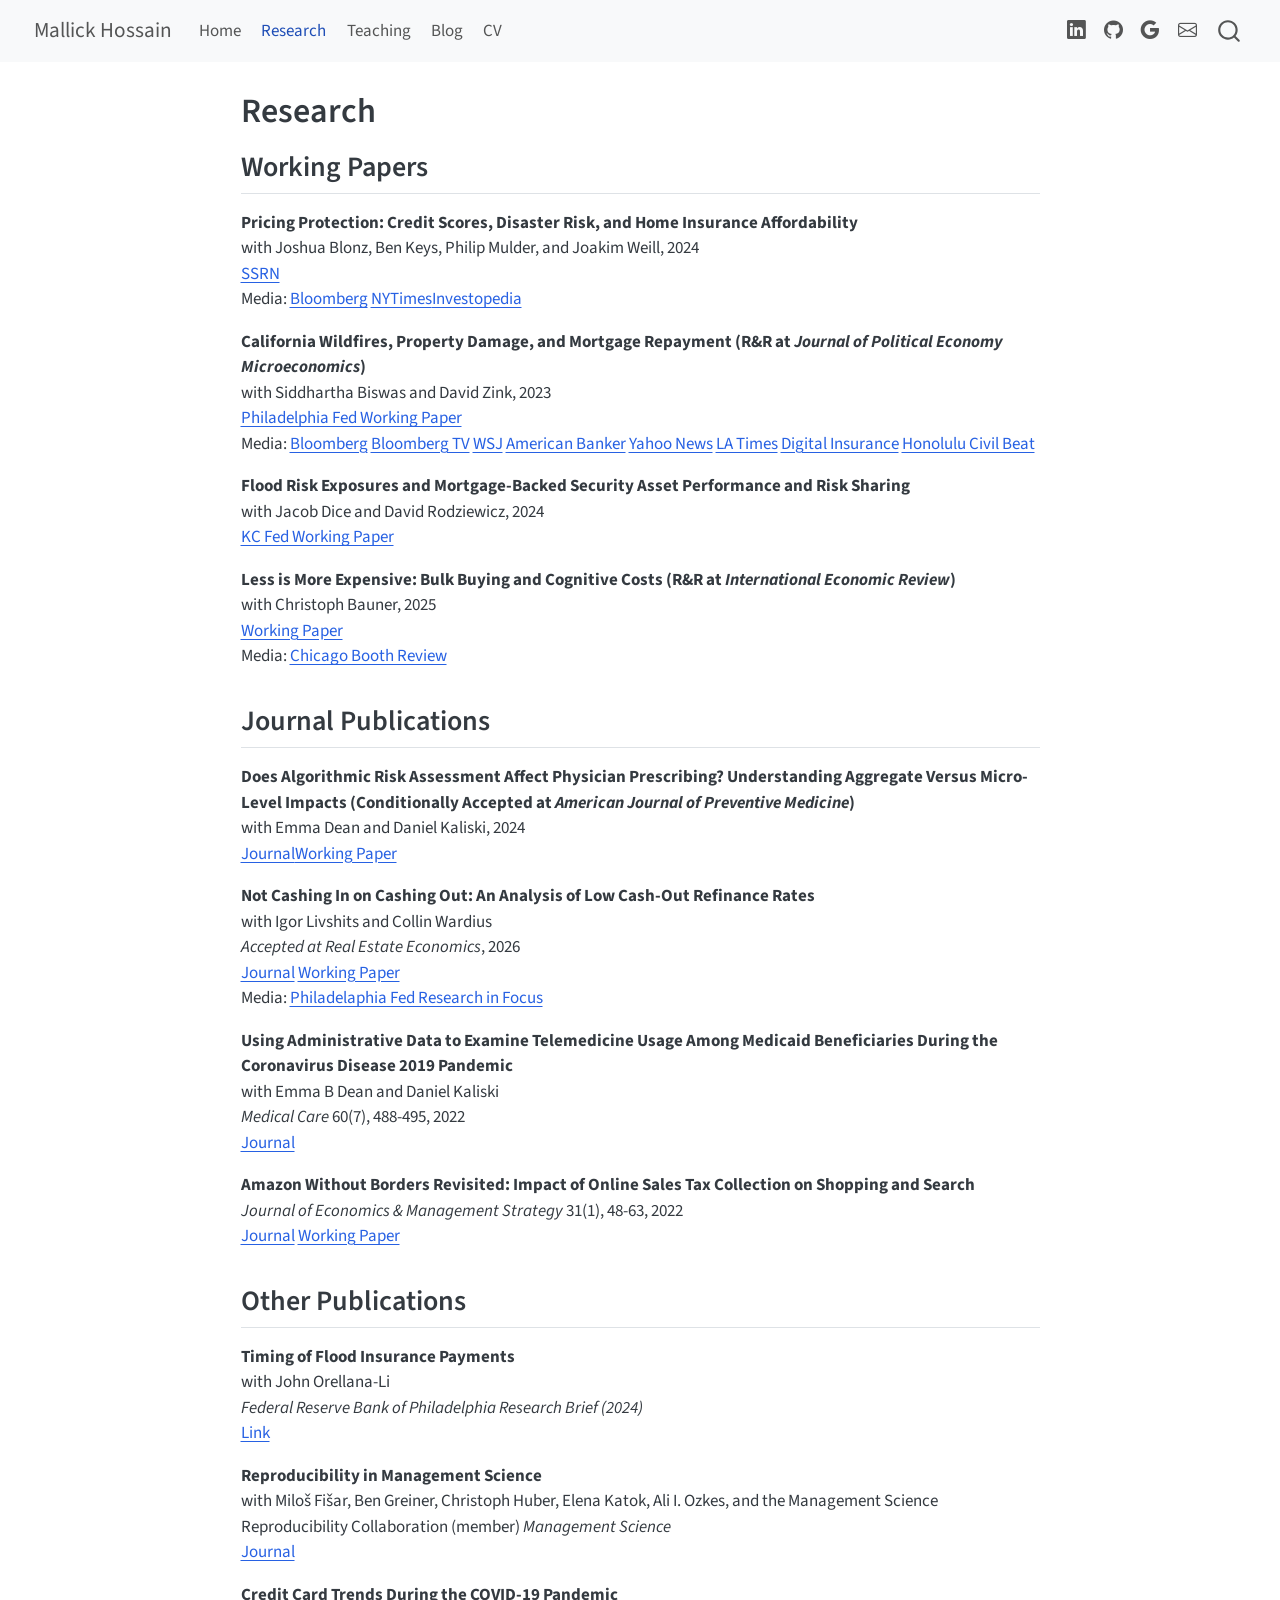
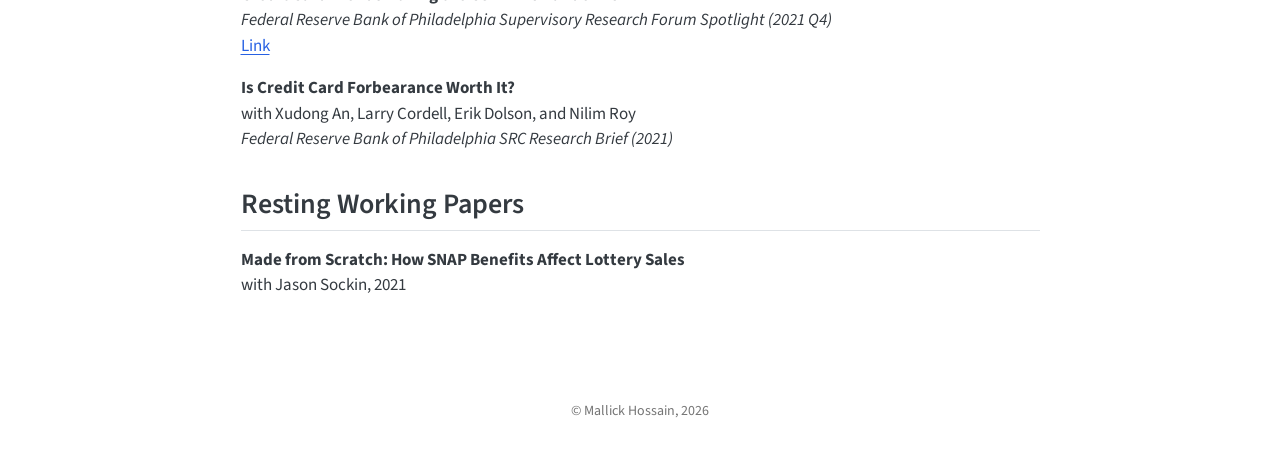
<file: docs/research.html>
<!DOCTYPE html>
<html xmlns="http://www.w3.org/1999/xhtml" lang="en" xml:lang="en"><head>

<meta charset="utf-8">
<meta name="generator" content="quarto-1.8.25">

<meta name="viewport" content="width=device-width, initial-scale=1.0, user-scalable=yes">


<title>Research – Mallick Hossain</title>
<style>
code{white-space: pre-wrap;}
span.smallcaps{font-variant: small-caps;}
div.columns{display: flex; gap: min(4vw, 1.5em);}
div.column{flex: auto; overflow-x: auto;}
div.hanging-indent{margin-left: 1.5em; text-indent: -1.5em;}
ul.task-list{list-style: none;}
ul.task-list li input[type="checkbox"] {
  width: 0.8em;
  margin: 0 0.8em 0.2em -1em; /* quarto-specific, see https://github.com/quarto-dev/quarto-cli/issues/4556 */ 
  vertical-align: middle;
}
</style>


<script src="site_libs/quarto-nav/quarto-nav.js"></script>
<script src="site_libs/quarto-nav/headroom.min.js"></script>
<script src="site_libs/clipboard/clipboard.min.js"></script>
<script src="site_libs/quarto-search/autocomplete.umd.js"></script>
<script src="site_libs/quarto-search/fuse.min.js"></script>
<script src="site_libs/quarto-search/quarto-search.js"></script>
<meta name="quarto:offset" content="./">
<script src="site_libs/quarto-html/quarto.js" type="module"></script>
<script src="site_libs/quarto-html/tabsets/tabsets.js" type="module"></script>
<script src="site_libs/quarto-html/axe/axe-check.js" type="module"></script>
<script src="site_libs/quarto-html/popper.min.js"></script>
<script src="site_libs/quarto-html/tippy.umd.min.js"></script>
<script src="site_libs/quarto-html/anchor.min.js"></script>
<link href="site_libs/quarto-html/tippy.css" rel="stylesheet">
<link href="site_libs/quarto-html/quarto-syntax-highlighting-7b89279ff1a6dce999919e0e67d4d9ec.css" rel="stylesheet" id="quarto-text-highlighting-styles">
<script src="site_libs/bootstrap/bootstrap.min.js"></script>
<link href="site_libs/bootstrap/bootstrap-icons.css" rel="stylesheet">
<link href="site_libs/bootstrap/bootstrap-5da7ccef4470bbfba848339bb41d5ec3.min.css" rel="stylesheet" append-hash="true" id="quarto-bootstrap" data-mode="light">
<script id="quarto-search-options" type="application/json">{
  "location": "navbar",
  "copy-button": false,
  "collapse-after": 3,
  "panel-placement": "end",
  "type": "overlay",
  "limit": 50,
  "keyboard-shortcut": [
    "f",
    "/",
    "s"
  ],
  "show-item-context": false,
  "language": {
    "search-no-results-text": "No results",
    "search-matching-documents-text": "matching documents",
    "search-copy-link-title": "Copy link to search",
    "search-hide-matches-text": "Hide additional matches",
    "search-more-match-text": "more match in this document",
    "search-more-matches-text": "more matches in this document",
    "search-clear-button-title": "Clear",
    "search-text-placeholder": "",
    "search-detached-cancel-button-title": "Cancel",
    "search-submit-button-title": "Submit",
    "search-label": "Search"
  }
}</script>


<link rel="stylesheet" href="styles.css">
</head>

<body class="nav-fixed fullcontent quarto-light">

<div id="quarto-search-results"></div>
  <header id="quarto-header" class="headroom fixed-top">
    <nav class="navbar navbar-expand-lg " data-bs-theme="dark">
      <div class="navbar-container container-fluid">
      <div class="navbar-brand-container mx-auto">
    <a href="./index.html" class="navbar-brand navbar-brand-logo">
    </a>
    <a class="navbar-brand" href="./index.html">
    <span class="navbar-title">Mallick Hossain</span>
    </a>
  </div>
            <div id="quarto-search" class="" title="Search"></div>
          <button class="navbar-toggler" type="button" data-bs-toggle="collapse" data-bs-target="#navbarCollapse" aria-controls="navbarCollapse" role="menu" aria-expanded="false" aria-label="Toggle navigation" onclick="if (window.quartoToggleHeadroom) { window.quartoToggleHeadroom(); }">
  <span class="navbar-toggler-icon"></span>
</button>
          <div class="collapse navbar-collapse" id="navbarCollapse">
            <ul class="navbar-nav navbar-nav-scroll me-auto">
  <li class="nav-item">
    <a class="nav-link" href="./index.html"> 
<span class="menu-text">Home</span></a>
  </li>  
  <li class="nav-item">
    <a class="nav-link active" href="./research.html" aria-current="page"> 
<span class="menu-text">Research</span></a>
  </li>  
  <li class="nav-item">
    <a class="nav-link" href="./teaching.html"> 
<span class="menu-text">Teaching</span></a>
  </li>  
  <li class="nav-item">
    <a class="nav-link" href="./blog.html"> 
<span class="menu-text">Blog</span></a>
  </li>  
  <li class="nav-item">
    <a class="nav-link" href="./files/HossainCV.pdf"> 
<span class="menu-text">CV</span></a>
  </li>  
</ul>
            <ul class="navbar-nav navbar-nav-scroll ms-auto">
  <li class="nav-item compact">
    <a class="nav-link" href="https://www.linkedin.com/in/mallickhossain/"> <i class="bi bi-linkedin" role="img">
</i> 
<span class="menu-text"></span></a>
  </li>  
  <li class="nav-item compact">
    <a class="nav-link" href="https://github.com/emallickhossain"> <i class="bi bi-github" role="img">
</i> 
<span class="menu-text"></span></a>
  </li>  
  <li class="nav-item compact">
    <a class="nav-link" href="https://scholar.google.com.my/citations?hl=en&amp;user=22Vq08IAAAAJ"> <i class="bi bi-google" role="img" aria-label="Google Scholar">
</i> 
<span class="menu-text"></span></a>
  </li>  
  <li class="nav-item compact">
    <a class="nav-link" href="mailto:your.email@philadelphiafed.org"> <i class="bi bi-envelope" role="img">
</i> 
<span class="menu-text"></span></a>
  </li>  
</ul>
          </div> <!-- /navcollapse -->
            <div class="quarto-navbar-tools">
</div>
      </div> <!-- /container-fluid -->
    </nav>
</header>
<!-- content -->
<div id="quarto-content" class="quarto-container page-columns page-rows-contents page-layout-article page-navbar">
<!-- sidebar -->
<!-- margin-sidebar -->
    
<!-- main -->
<main class="content" id="quarto-document-content">

<header id="title-block-header" class="quarto-title-block default">
<div class="quarto-title">
<h1 class="title">Research</h1>
</div>



<div class="quarto-title-meta">

    
  
    
  </div>
  


</header>


<section id="working-papers" class="level2">
<h2 class="anchored" data-anchor-id="working-papers">Working Papers</h2>
<p><strong>Pricing Protection: Credit Scores, Disaster Risk, and Home Insurance Affordability</strong><br>
with Joshua Blonz, Ben Keys, Philip Mulder, and Joakim Weill, 2024<br>
<a href="https://papers.ssrn.com/sol3/papers.cfm?abstract_id=5026600">SSRN</a><br>
Media: <a href="https://news.bloomberglaw.com/esg/do-home-insurers-really-need-to-check-credit-mark-gongloff">Bloomberg</a> <a href="https://www.nytimes.com/interactive/2026/03/09/climate/home-insurance-credit-scores.html">NYTimes</a><a href="https://www.investopedia.com/a-surprising-way-your-credit-score-could-be-costing-you-more-11924703">Investopedia</a></p>
<p><strong>California Wildfires, Property Damage, and Mortgage Repayment (R&amp;R at <em>Journal of Political Economy Microeconomics</em>)</strong><br>
with Siddhartha Biswas and David Zink, 2023<br>
<a href="https://www.philadelphiafed.org/consumer-finance/mortgage-markets/california-wildfires-property-damage-and-mortgage-repayment">Philadelphia Fed Working Paper</a><br>
Media: <a href="https://www.bloomberg.com/news/articles/2025-01-15/california-s-insurance-crisis-la-fires-payouts-and-long-term-impact">Bloomberg</a> <a href="https://iqmediacorp.com/ExternalIframeMedia/?mediaID=44d6c710-a92d-486e-9bbd-ceac88980b69&amp;isRM=false">Bloomberg TV</a> <a href="https://www.wsj.com/personal-finance/mortgages/los-angeles-fires-burned-homes-mortgage-payments-a5b7d5bb">WSJ</a> <a href="https://asreport.americanbanker.com/news/rmbs-market-ready-to-cope-with-los-angeles-wildfires">American Banker</a> <a href="https://www.yahoo.com/news/homeowners-devastated-wildfires-now-facing-104533615.html">Yahoo News</a> <a href="https://www.latimes.com/wildfire-recovery/government-resources/story/calassist-mortgage-aid-disaster-survivors">LA Times</a> <a href="https://www.dig-in.com/news/regulator-starts-task-force-to-address-la-fire-smoke-claims">Digital Insurance</a> <a href="https://www.google.com/url?q=https://www.civilbeat.org/2025/07/insurance-deadline-looms-two-weeks-maui-fire-victims/&amp;source=gmail&amp;ust=1753542862213000&amp;usg=AOvVaw0nVk0759xjvRkJfQTm3qLU">Honolulu Civil Beat</a></p>
<p><strong>Flood Risk Exposures and Mortgage-Backed Security Asset Performance and Risk Sharing</strong><br>
with Jacob Dice and David Rodziewicz, 2024<br>
<a href="https://www.kansascityfed.org/research/research-working-papers/flood-risk-exposures-and-mortgage-backed-security-asset-performance-and-risk-sharing/">KC Fed Working Paper</a></p>
<p><strong>Less is More Expensive: Bulk Buying and Cognitive Costs (R&amp;R at <em>International Economic Review</em>)</strong><br>
with Christoph Bauner, 2025<br>
<a href="./files/BulkBuyingCogCosts.pdf">Working Paper</a><br>
Media: <a href="https://review.chicagobooth.edu/economics/2020/article/why-low-income-families-miss-out-bulk-buying">Chicago Booth Review</a></p>
</section>
<section id="journal-publications" class="level2">
<h2 class="anchored" data-anchor-id="journal-publications">Journal Publications</h2>
<p><strong>Does Algorithmic Risk Assessment Affect Physician Prescribing? Understanding Aggregate Versus Micro-Level Impacts (Conditionally Accepted at <em>American Journal of Preventive Medicine</em>)</strong><br>
with Emma Dean and Daniel Kaliski, 2024<br>
<a href="https://authors.elsevier.com/sd/article/S0749-3797(26)00110-8">Journal</a><a href="https://papers.ssrn.com/sol3/papers.cfm?abstract_id=4728112">Working Paper</a></p>
<p><strong>Not Cashing In on Cashing Out: An Analysis of Low Cash-Out Refinance Rates</strong><br>
with Igor Livshits and Collin Wardius<br>
<em>Accepted at Real Estate Economics</em>, 2026<br>
<a href="http://doi.org/10.1111/1540-6229.70031">Journal</a> <a href="https://www.philadelphiafed.org/consumer-finance/consumer-credit/not-cashing-in-on-cashing-out-an-analysis-of-low-cash-out-refinance-rates">Working Paper</a><br>
Media: <a href="https://www.philadelphiafed.org/consumer-finance/consumer-credit/revisiting-an-overlooked-strategy-for-reducing-interest-on-personal-debt">Philadelaphia Fed Research in Focus</a></p>
<p><strong>Using Administrative Data to Examine Telemedicine Usage Among Medicaid Beneficiaries During the Coronavirus Disease 2019 Pandemic</strong><br>
with Emma B Dean and Daniel Kaliski<br>
<em>Medical Care</em> 60(7), 488-495, 2022<br>
<a href="https://journals.lww.com/lww-medicalcare/Citation/2022/07000/Using_Administrative_Data_to_Examine_Telemedicine.2.aspx">Journal</a></p>
<p><strong>Amazon Without Borders Revisited: Impact of Online Sales Tax Collection on Shopping and Search</strong><br>
<em>Journal of Economics &amp; Management Strategy</em> 31(1), 48-63, 2022<br>
<a href="https://onlinelibrary.wiley.com/doi/abs/10.1111/jems.12453">Journal</a> <a href="./files/onlineShoppingAndSalesTax.pdf">Working Paper</a></p>
</section>
<section id="other-publications" class="level2">
<h2 class="anchored" data-anchor-id="other-publications">Other Publications</h2>
<p><strong>Timing of Flood Insurance Payments</strong><br>
with John Orellana-Li<br>
<em>Federal Reserve Bank of Philadelphia Research Brief (2024)</em><br>
<a href="https://www.philadelphiafed.org/the-economy/regional-economics/timing-of-flood-insurance-payments">Link</a></p>
<p><strong>Reproducibility in Management Science</strong><br>
with Miloš Fišar, Ben Greiner, Christoph Huber, Elena Katok, Ali I. Ozkes, and the Management Science Reproducibility Collaboration (member) <em>Management Science</em><br>
<a href="https://doi.org/10.1287/mnsc.2023.03556">Journal</a></p>
<p><strong>Credit Card Trends During the COVID-19 Pandemic</strong><br>
<em>Federal Reserve Bank of Philadelphia Supervisory Research Forum Spotlight (2021 Q4)</em><br>
<a href="https://www.philadelphiafed.org/-/media/frbp/assets/Institutional/Banking/SURF/spotlights/2021/surf_2021_q4_spotlight.pdf">Link</a></p>
<p><strong>Is Credit Card Forbearance Worth It?</strong><br>
with Xudong An, Larry Cordell, Erik Dolson, and Nilim Roy<br>
<em>Federal Reserve Bank of Philadelphia SRC Research Brief (2021)</em></p>
</section>
<section id="resting-working-papers" class="level2">
<h2 class="anchored" data-anchor-id="resting-working-papers">Resting Working Papers</h2>
<p><strong>Made from Scratch: How SNAP Benefits Affect Lottery Sales</strong><br>
with Jason Sockin, 2021</p>


</section>

</main> <!-- /main -->
<script id="quarto-html-after-body" type="application/javascript">
  window.document.addEventListener("DOMContentLoaded", function (event) {
    const icon = "";
    const anchorJS = new window.AnchorJS();
    anchorJS.options = {
      placement: 'right',
      icon: icon
    };
    anchorJS.add('.anchored');
    const isCodeAnnotation = (el) => {
      for (const clz of el.classList) {
        if (clz.startsWith('code-annotation-')) {                     
          return true;
        }
      }
      return false;
    }
    const onCopySuccess = function(e) {
      // button target
      const button = e.trigger;
      // don't keep focus
      button.blur();
      // flash "checked"
      button.classList.add('code-copy-button-checked');
      var currentTitle = button.getAttribute("title");
      button.setAttribute("title", "Copied!");
      let tooltip;
      if (window.bootstrap) {
        button.setAttribute("data-bs-toggle", "tooltip");
        button.setAttribute("data-bs-placement", "left");
        button.setAttribute("data-bs-title", "Copied!");
        tooltip = new bootstrap.Tooltip(button, 
          { trigger: "manual", 
            customClass: "code-copy-button-tooltip",
            offset: [0, -8]});
        tooltip.show();    
      }
      setTimeout(function() {
        if (tooltip) {
          tooltip.hide();
          button.removeAttribute("data-bs-title");
          button.removeAttribute("data-bs-toggle");
          button.removeAttribute("data-bs-placement");
        }
        button.setAttribute("title", currentTitle);
        button.classList.remove('code-copy-button-checked');
      }, 1000);
      // clear code selection
      e.clearSelection();
    }
    const getTextToCopy = function(trigger) {
      const outerScaffold = trigger.parentElement.cloneNode(true);
      const codeEl = outerScaffold.querySelector('code');
      for (const childEl of codeEl.children) {
        if (isCodeAnnotation(childEl)) {
          childEl.remove();
        }
      }
      return codeEl.innerText;
    }
    const clipboard = new window.ClipboardJS('.code-copy-button:not([data-in-quarto-modal])', {
      text: getTextToCopy
    });
    clipboard.on('success', onCopySuccess);
    if (window.document.getElementById('quarto-embedded-source-code-modal')) {
      const clipboardModal = new window.ClipboardJS('.code-copy-button[data-in-quarto-modal]', {
        text: getTextToCopy,
        container: window.document.getElementById('quarto-embedded-source-code-modal')
      });
      clipboardModal.on('success', onCopySuccess);
    }
      var localhostRegex = new RegExp(/^(?:http|https):\/\/localhost\:?[0-9]*\//);
      var mailtoRegex = new RegExp(/^mailto:/);
        var filterRegex = new RegExp('/' + window.location.host + '/');
      var isInternal = (href) => {
          return filterRegex.test(href) || localhostRegex.test(href) || mailtoRegex.test(href);
      }
      // Inspect non-navigation links and adorn them if external
     var links = window.document.querySelectorAll('a[href]:not(.nav-link):not(.navbar-brand):not(.toc-action):not(.sidebar-link):not(.sidebar-item-toggle):not(.pagination-link):not(.no-external):not([aria-hidden]):not(.dropdown-item):not(.quarto-navigation-tool):not(.about-link)');
      for (var i=0; i<links.length; i++) {
        const link = links[i];
        if (!isInternal(link.href)) {
          // undo the damage that might have been done by quarto-nav.js in the case of
          // links that we want to consider external
          if (link.dataset.originalHref !== undefined) {
            link.href = link.dataset.originalHref;
          }
        }
      }
    function tippyHover(el, contentFn, onTriggerFn, onUntriggerFn) {
      const config = {
        allowHTML: true,
        maxWidth: 500,
        delay: 100,
        arrow: false,
        appendTo: function(el) {
            return el.parentElement;
        },
        interactive: true,
        interactiveBorder: 10,
        theme: 'quarto',
        placement: 'bottom-start',
      };
      if (contentFn) {
        config.content = contentFn;
      }
      if (onTriggerFn) {
        config.onTrigger = onTriggerFn;
      }
      if (onUntriggerFn) {
        config.onUntrigger = onUntriggerFn;
      }
      window.tippy(el, config); 
    }
    const noterefs = window.document.querySelectorAll('a[role="doc-noteref"]');
    for (var i=0; i<noterefs.length; i++) {
      const ref = noterefs[i];
      tippyHover(ref, function() {
        // use id or data attribute instead here
        let href = ref.getAttribute('data-footnote-href') || ref.getAttribute('href');
        try { href = new URL(href).hash; } catch {}
        const id = href.replace(/^#\/?/, "");
        const note = window.document.getElementById(id);
        if (note) {
          return note.innerHTML;
        } else {
          return "";
        }
      });
    }
    const xrefs = window.document.querySelectorAll('a.quarto-xref');
    const processXRef = (id, note) => {
      // Strip column container classes
      const stripColumnClz = (el) => {
        el.classList.remove("page-full", "page-columns");
        if (el.children) {
          for (const child of el.children) {
            stripColumnClz(child);
          }
        }
      }
      stripColumnClz(note)
      if (id === null || id.startsWith('sec-')) {
        // Special case sections, only their first couple elements
        const container = document.createElement("div");
        if (note.children && note.children.length > 2) {
          container.appendChild(note.children[0].cloneNode(true));
          for (let i = 1; i < note.children.length; i++) {
            const child = note.children[i];
            if (child.tagName === "P" && child.innerText === "") {
              continue;
            } else {
              container.appendChild(child.cloneNode(true));
              break;
            }
          }
          if (window.Quarto?.typesetMath) {
            window.Quarto.typesetMath(container);
          }
          return container.innerHTML
        } else {
          if (window.Quarto?.typesetMath) {
            window.Quarto.typesetMath(note);
          }
          return note.innerHTML;
        }
      } else {
        // Remove any anchor links if they are present
        const anchorLink = note.querySelector('a.anchorjs-link');
        if (anchorLink) {
          anchorLink.remove();
        }
        if (window.Quarto?.typesetMath) {
          window.Quarto.typesetMath(note);
        }
        if (note.classList.contains("callout")) {
          return note.outerHTML;
        } else {
          return note.innerHTML;
        }
      }
    }
    for (var i=0; i<xrefs.length; i++) {
      const xref = xrefs[i];
      tippyHover(xref, undefined, function(instance) {
        instance.disable();
        let url = xref.getAttribute('href');
        let hash = undefined; 
        if (url.startsWith('#')) {
          hash = url;
        } else {
          try { hash = new URL(url).hash; } catch {}
        }
        if (hash) {
          const id = hash.replace(/^#\/?/, "");
          const note = window.document.getElementById(id);
          if (note !== null) {
            try {
              const html = processXRef(id, note.cloneNode(true));
              instance.setContent(html);
            } finally {
              instance.enable();
              instance.show();
            }
          } else {
            // See if we can fetch this
            fetch(url.split('#')[0])
            .then(res => res.text())
            .then(html => {
              const parser = new DOMParser();
              const htmlDoc = parser.parseFromString(html, "text/html");
              const note = htmlDoc.getElementById(id);
              if (note !== null) {
                const html = processXRef(id, note);
                instance.setContent(html);
              } 
            }).finally(() => {
              instance.enable();
              instance.show();
            });
          }
        } else {
          // See if we can fetch a full url (with no hash to target)
          // This is a special case and we should probably do some content thinning / targeting
          fetch(url)
          .then(res => res.text())
          .then(html => {
            const parser = new DOMParser();
            const htmlDoc = parser.parseFromString(html, "text/html");
            const note = htmlDoc.querySelector('main.content');
            if (note !== null) {
              // This should only happen for chapter cross references
              // (since there is no id in the URL)
              // remove the first header
              if (note.children.length > 0 && note.children[0].tagName === "HEADER") {
                note.children[0].remove();
              }
              const html = processXRef(null, note);
              instance.setContent(html);
            } 
          }).finally(() => {
            instance.enable();
            instance.show();
          });
        }
      }, function(instance) {
      });
    }
        let selectedAnnoteEl;
        const selectorForAnnotation = ( cell, annotation) => {
          let cellAttr = 'data-code-cell="' + cell + '"';
          let lineAttr = 'data-code-annotation="' +  annotation + '"';
          const selector = 'span[' + cellAttr + '][' + lineAttr + ']';
          return selector;
        }
        const selectCodeLines = (annoteEl) => {
          const doc = window.document;
          const targetCell = annoteEl.getAttribute("data-target-cell");
          const targetAnnotation = annoteEl.getAttribute("data-target-annotation");
          const annoteSpan = window.document.querySelector(selectorForAnnotation(targetCell, targetAnnotation));
          const lines = annoteSpan.getAttribute("data-code-lines").split(",");
          const lineIds = lines.map((line) => {
            return targetCell + "-" + line;
          })
          let top = null;
          let height = null;
          let parent = null;
          if (lineIds.length > 0) {
              //compute the position of the single el (top and bottom and make a div)
              const el = window.document.getElementById(lineIds[0]);
              top = el.offsetTop;
              height = el.offsetHeight;
              parent = el.parentElement.parentElement;
            if (lineIds.length > 1) {
              const lastEl = window.document.getElementById(lineIds[lineIds.length - 1]);
              const bottom = lastEl.offsetTop + lastEl.offsetHeight;
              height = bottom - top;
            }
            if (top !== null && height !== null && parent !== null) {
              // cook up a div (if necessary) and position it 
              let div = window.document.getElementById("code-annotation-line-highlight");
              if (div === null) {
                div = window.document.createElement("div");
                div.setAttribute("id", "code-annotation-line-highlight");
                div.style.position = 'absolute';
                parent.appendChild(div);
              }
              div.style.top = top - 2 + "px";
              div.style.height = height + 4 + "px";
              div.style.left = 0;
              let gutterDiv = window.document.getElementById("code-annotation-line-highlight-gutter");
              if (gutterDiv === null) {
                gutterDiv = window.document.createElement("div");
                gutterDiv.setAttribute("id", "code-annotation-line-highlight-gutter");
                gutterDiv.style.position = 'absolute';
                const codeCell = window.document.getElementById(targetCell);
                const gutter = codeCell.querySelector('.code-annotation-gutter');
                gutter.appendChild(gutterDiv);
              }
              gutterDiv.style.top = top - 2 + "px";
              gutterDiv.style.height = height + 4 + "px";
            }
            selectedAnnoteEl = annoteEl;
          }
        };
        const unselectCodeLines = () => {
          const elementsIds = ["code-annotation-line-highlight", "code-annotation-line-highlight-gutter"];
          elementsIds.forEach((elId) => {
            const div = window.document.getElementById(elId);
            if (div) {
              div.remove();
            }
          });
          selectedAnnoteEl = undefined;
        };
          // Handle positioning of the toggle
      window.addEventListener(
        "resize",
        throttle(() => {
          elRect = undefined;
          if (selectedAnnoteEl) {
            selectCodeLines(selectedAnnoteEl);
          }
        }, 10)
      );
      function throttle(fn, ms) {
      let throttle = false;
      let timer;
        return (...args) => {
          if(!throttle) { // first call gets through
              fn.apply(this, args);
              throttle = true;
          } else { // all the others get throttled
              if(timer) clearTimeout(timer); // cancel #2
              timer = setTimeout(() => {
                fn.apply(this, args);
                timer = throttle = false;
              }, ms);
          }
        };
      }
        // Attach click handler to the DT
        const annoteDls = window.document.querySelectorAll('dt[data-target-cell]');
        for (const annoteDlNode of annoteDls) {
          annoteDlNode.addEventListener('click', (event) => {
            const clickedEl = event.target;
            if (clickedEl !== selectedAnnoteEl) {
              unselectCodeLines();
              const activeEl = window.document.querySelector('dt[data-target-cell].code-annotation-active');
              if (activeEl) {
                activeEl.classList.remove('code-annotation-active');
              }
              selectCodeLines(clickedEl);
              clickedEl.classList.add('code-annotation-active');
            } else {
              // Unselect the line
              unselectCodeLines();
              clickedEl.classList.remove('code-annotation-active');
            }
          });
        }
    const findCites = (el) => {
      const parentEl = el.parentElement;
      if (parentEl) {
        const cites = parentEl.dataset.cites;
        if (cites) {
          return {
            el,
            cites: cites.split(' ')
          };
        } else {
          return findCites(el.parentElement)
        }
      } else {
        return undefined;
      }
    };
    var bibliorefs = window.document.querySelectorAll('a[role="doc-biblioref"]');
    for (var i=0; i<bibliorefs.length; i++) {
      const ref = bibliorefs[i];
      const citeInfo = findCites(ref);
      if (citeInfo) {
        tippyHover(citeInfo.el, function() {
          var popup = window.document.createElement('div');
          citeInfo.cites.forEach(function(cite) {
            var citeDiv = window.document.createElement('div');
            citeDiv.classList.add('hanging-indent');
            citeDiv.classList.add('csl-entry');
            var biblioDiv = window.document.getElementById('ref-' + cite);
            if (biblioDiv) {
              citeDiv.innerHTML = biblioDiv.innerHTML;
            }
            popup.appendChild(citeDiv);
          });
          return popup.innerHTML;
        });
      }
    }
  });
  </script>
</div> <!-- /content -->
<footer class="footer">
  <div class="nav-footer">
    <div class="nav-footer-left">
      &nbsp;
    </div>   
    <div class="nav-footer-center">
<p>© Mallick Hossain, 2026</p>
</div>
    <div class="nav-footer-right">
      &nbsp;
    </div>
  </div>
</footer>




</body></html>
</file>
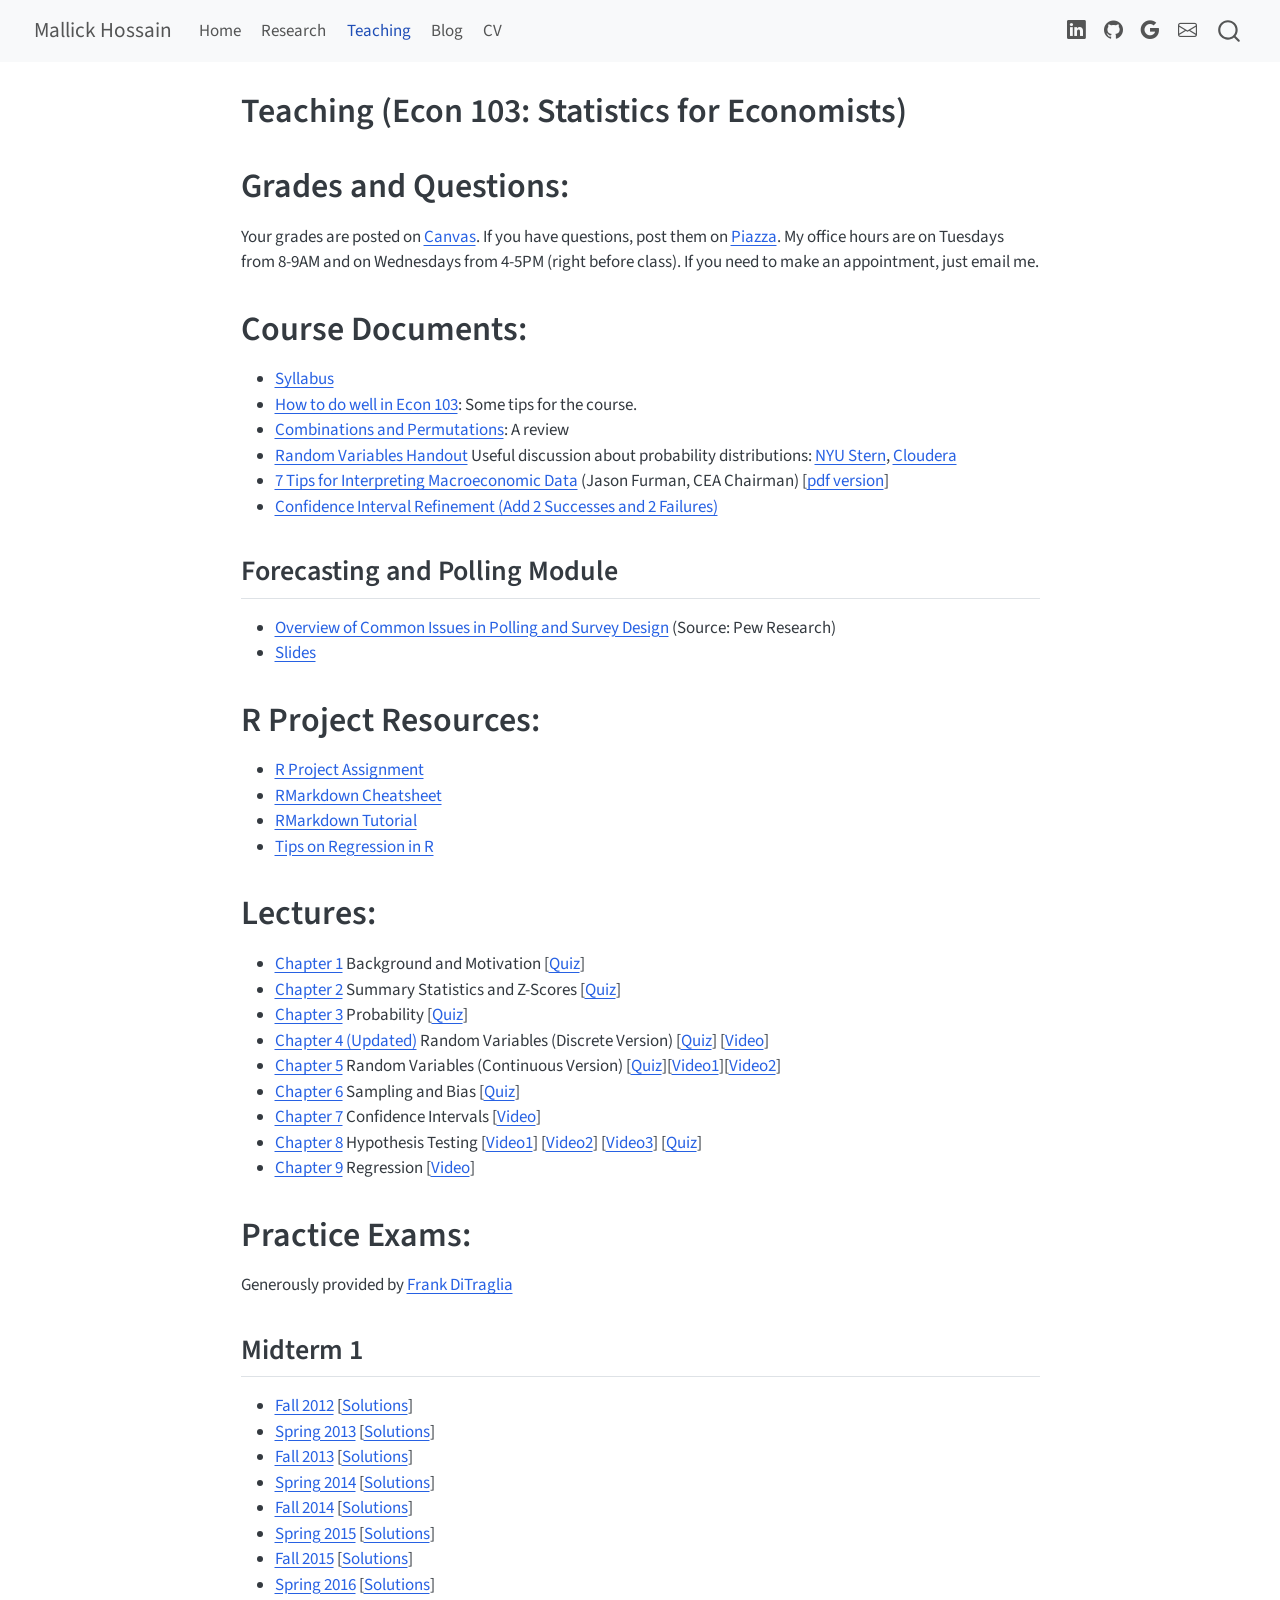
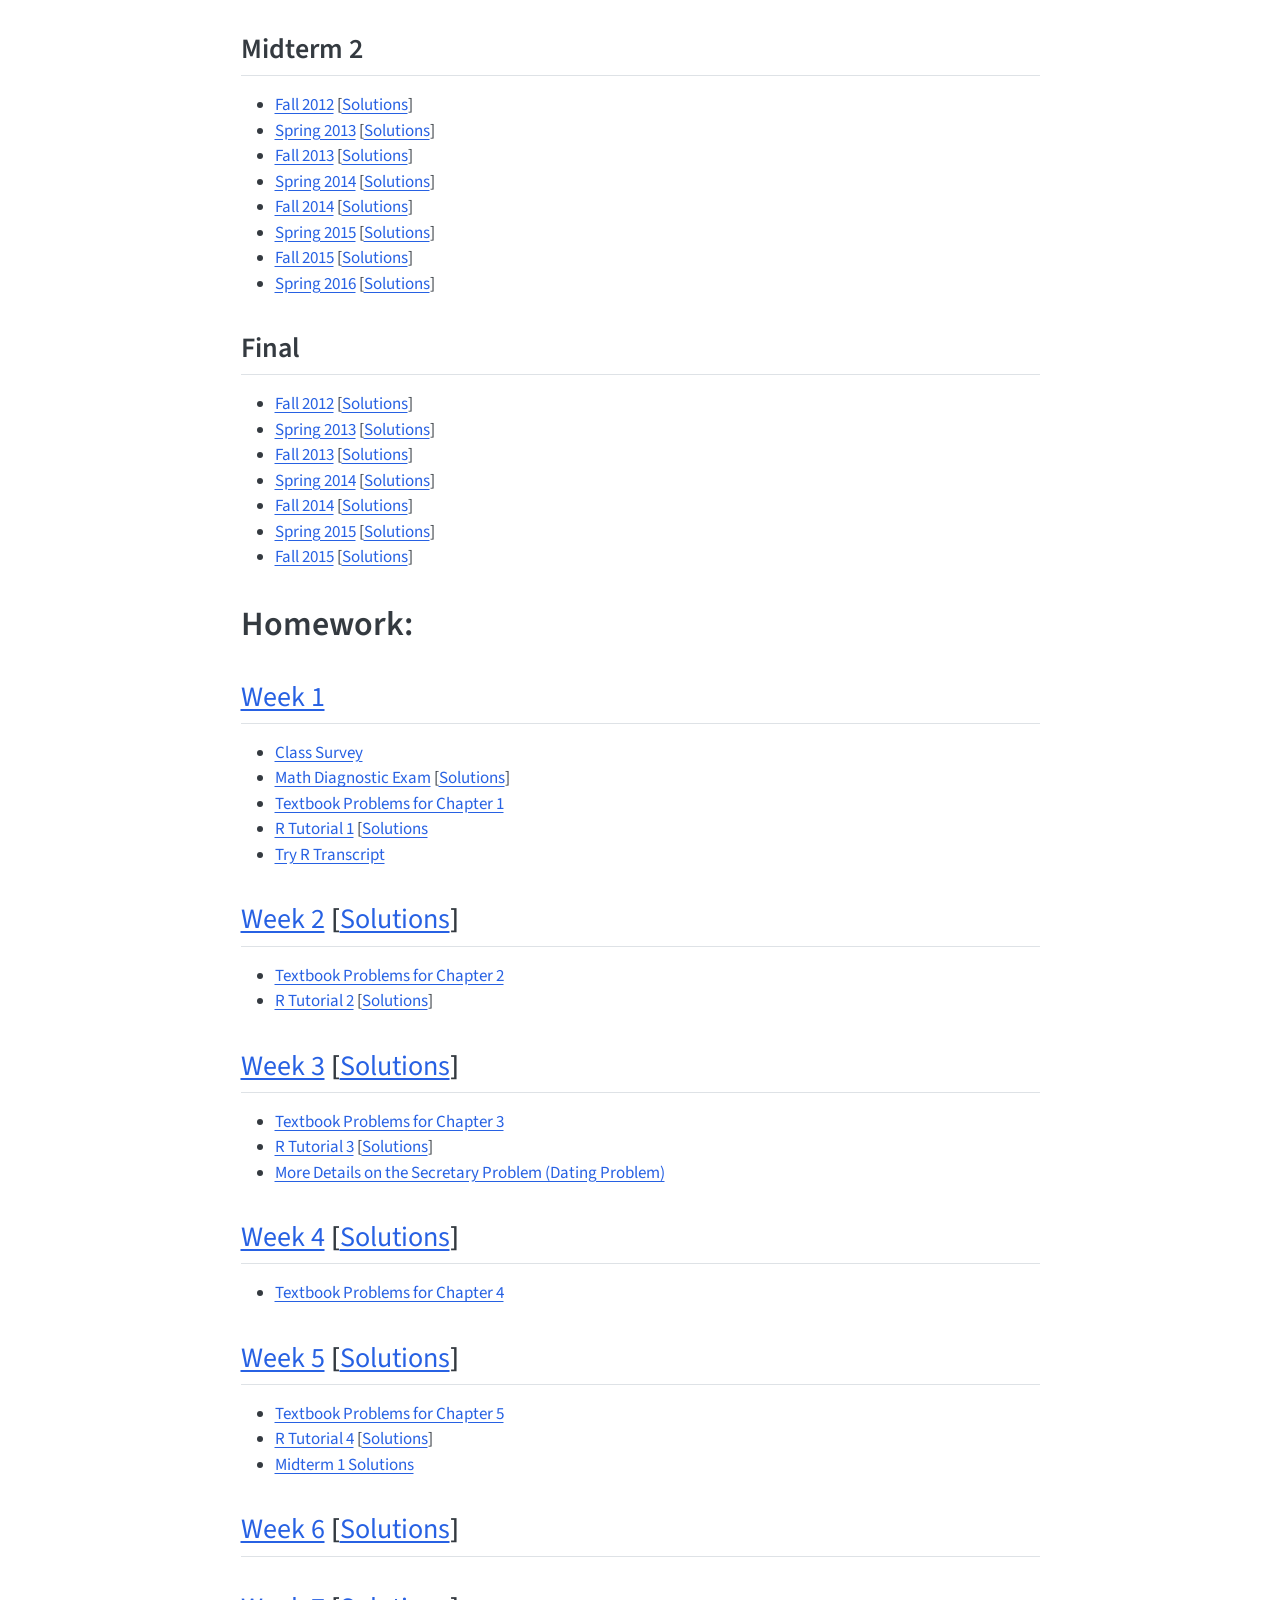
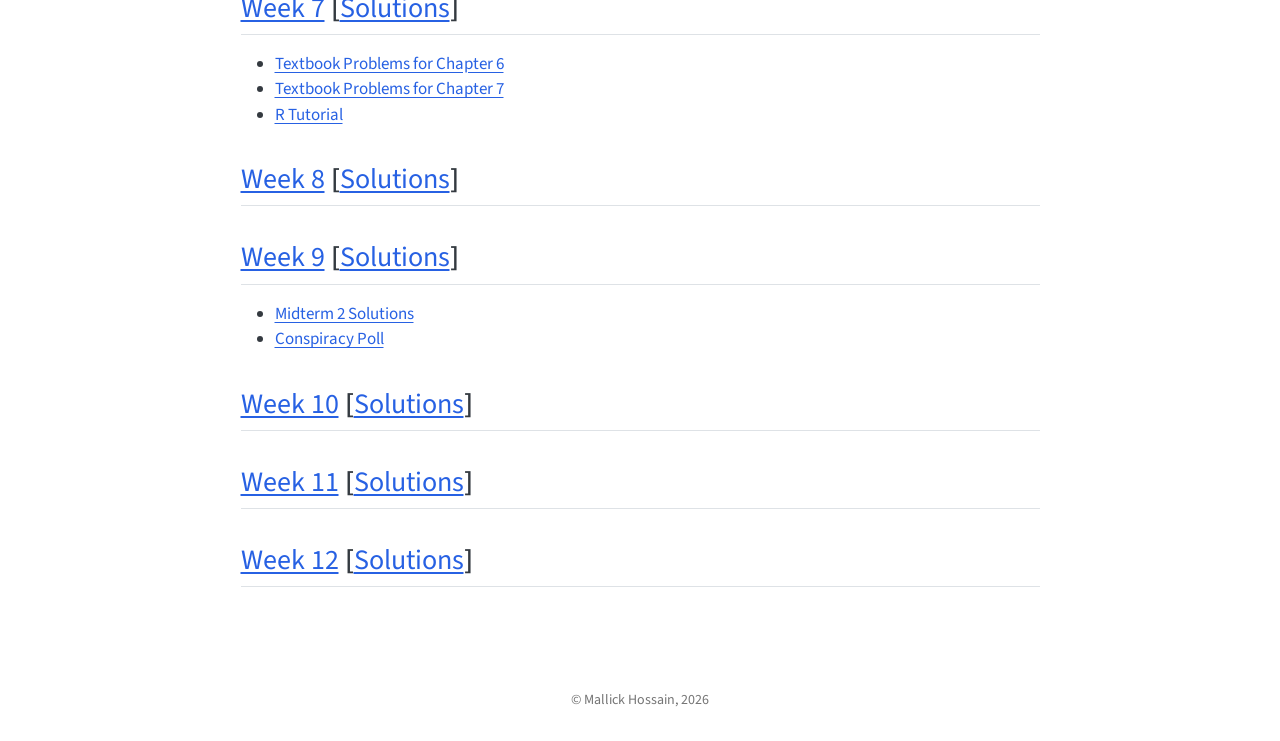
<file: docs/teaching.html>
<!DOCTYPE html>
<html xmlns="http://www.w3.org/1999/xhtml" lang="en" xml:lang="en"><head>

<meta charset="utf-8">
<meta name="generator" content="quarto-1.8.25">

<meta name="viewport" content="width=device-width, initial-scale=1.0, user-scalable=yes">


<title>Teaching (Econ 103: Statistics for Economists) – Mallick Hossain</title>
<style>
code{white-space: pre-wrap;}
span.smallcaps{font-variant: small-caps;}
div.columns{display: flex; gap: min(4vw, 1.5em);}
div.column{flex: auto; overflow-x: auto;}
div.hanging-indent{margin-left: 1.5em; text-indent: -1.5em;}
ul.task-list{list-style: none;}
ul.task-list li input[type="checkbox"] {
  width: 0.8em;
  margin: 0 0.8em 0.2em -1em; /* quarto-specific, see https://github.com/quarto-dev/quarto-cli/issues/4556 */ 
  vertical-align: middle;
}
</style>


<script src="site_libs/quarto-nav/quarto-nav.js"></script>
<script src="site_libs/quarto-nav/headroom.min.js"></script>
<script src="site_libs/clipboard/clipboard.min.js"></script>
<script src="site_libs/quarto-search/autocomplete.umd.js"></script>
<script src="site_libs/quarto-search/fuse.min.js"></script>
<script src="site_libs/quarto-search/quarto-search.js"></script>
<meta name="quarto:offset" content="./">
<script src="site_libs/quarto-html/quarto.js" type="module"></script>
<script src="site_libs/quarto-html/tabsets/tabsets.js" type="module"></script>
<script src="site_libs/quarto-html/axe/axe-check.js" type="module"></script>
<script src="site_libs/quarto-html/popper.min.js"></script>
<script src="site_libs/quarto-html/tippy.umd.min.js"></script>
<script src="site_libs/quarto-html/anchor.min.js"></script>
<link href="site_libs/quarto-html/tippy.css" rel="stylesheet">
<link href="site_libs/quarto-html/quarto-syntax-highlighting-7b89279ff1a6dce999919e0e67d4d9ec.css" rel="stylesheet" id="quarto-text-highlighting-styles">
<script src="site_libs/bootstrap/bootstrap.min.js"></script>
<link href="site_libs/bootstrap/bootstrap-icons.css" rel="stylesheet">
<link href="site_libs/bootstrap/bootstrap-5da7ccef4470bbfba848339bb41d5ec3.min.css" rel="stylesheet" append-hash="true" id="quarto-bootstrap" data-mode="light">
<script id="quarto-search-options" type="application/json">{
  "location": "navbar",
  "copy-button": false,
  "collapse-after": 3,
  "panel-placement": "end",
  "type": "overlay",
  "limit": 50,
  "keyboard-shortcut": [
    "f",
    "/",
    "s"
  ],
  "show-item-context": false,
  "language": {
    "search-no-results-text": "No results",
    "search-matching-documents-text": "matching documents",
    "search-copy-link-title": "Copy link to search",
    "search-hide-matches-text": "Hide additional matches",
    "search-more-match-text": "more match in this document",
    "search-more-matches-text": "more matches in this document",
    "search-clear-button-title": "Clear",
    "search-text-placeholder": "",
    "search-detached-cancel-button-title": "Cancel",
    "search-submit-button-title": "Submit",
    "search-label": "Search"
  }
}</script>


<link rel="stylesheet" href="styles.css">
</head>

<body class="nav-fixed fullcontent quarto-light">

<div id="quarto-search-results"></div>
  <header id="quarto-header" class="headroom fixed-top">
    <nav class="navbar navbar-expand-lg " data-bs-theme="dark">
      <div class="navbar-container container-fluid">
      <div class="navbar-brand-container mx-auto">
    <a href="./index.html" class="navbar-brand navbar-brand-logo">
    </a>
    <a class="navbar-brand" href="./index.html">
    <span class="navbar-title">Mallick Hossain</span>
    </a>
  </div>
            <div id="quarto-search" class="" title="Search"></div>
          <button class="navbar-toggler" type="button" data-bs-toggle="collapse" data-bs-target="#navbarCollapse" aria-controls="navbarCollapse" role="menu" aria-expanded="false" aria-label="Toggle navigation" onclick="if (window.quartoToggleHeadroom) { window.quartoToggleHeadroom(); }">
  <span class="navbar-toggler-icon"></span>
</button>
          <div class="collapse navbar-collapse" id="navbarCollapse">
            <ul class="navbar-nav navbar-nav-scroll me-auto">
  <li class="nav-item">
    <a class="nav-link" href="./index.html"> 
<span class="menu-text">Home</span></a>
  </li>  
  <li class="nav-item">
    <a class="nav-link" href="./research.html"> 
<span class="menu-text">Research</span></a>
  </li>  
  <li class="nav-item">
    <a class="nav-link active" href="./teaching.html" aria-current="page"> 
<span class="menu-text">Teaching</span></a>
  </li>  
  <li class="nav-item">
    <a class="nav-link" href="./blog.html"> 
<span class="menu-text">Blog</span></a>
  </li>  
  <li class="nav-item">
    <a class="nav-link" href="./files/HossainCV.pdf"> 
<span class="menu-text">CV</span></a>
  </li>  
</ul>
            <ul class="navbar-nav navbar-nav-scroll ms-auto">
  <li class="nav-item compact">
    <a class="nav-link" href="https://www.linkedin.com/in/mallickhossain/"> <i class="bi bi-linkedin" role="img">
</i> 
<span class="menu-text"></span></a>
  </li>  
  <li class="nav-item compact">
    <a class="nav-link" href="https://github.com/emallickhossain"> <i class="bi bi-github" role="img">
</i> 
<span class="menu-text"></span></a>
  </li>  
  <li class="nav-item compact">
    <a class="nav-link" href="https://scholar.google.com.my/citations?hl=en&amp;user=22Vq08IAAAAJ"> <i class="bi bi-google" role="img" aria-label="Google Scholar">
</i> 
<span class="menu-text"></span></a>
  </li>  
  <li class="nav-item compact">
    <a class="nav-link" href="mailto:your.email@philadelphiafed.org"> <i class="bi bi-envelope" role="img">
</i> 
<span class="menu-text"></span></a>
  </li>  
</ul>
          </div> <!-- /navcollapse -->
            <div class="quarto-navbar-tools">
</div>
      </div> <!-- /container-fluid -->
    </nav>
</header>
<!-- content -->
<div id="quarto-content" class="quarto-container page-columns page-rows-contents page-layout-article page-navbar">
<!-- sidebar -->
<!-- margin-sidebar -->
    
<!-- main -->
<main class="content" id="quarto-document-content">

<header id="title-block-header" class="quarto-title-block default">
<div class="quarto-title">
<h1 class="title">Teaching (Econ 103: Statistics for Economists)</h1>
</div>



<div class="quarto-title-meta">

    
  
    
  </div>
  


</header>


<section id="grades-and-questions" class="level1">
<h1>Grades and Questions:</h1>
<p>Your grades are posted on <a href="https://canvas.upenn.edu/">Canvas</a>. If you have questions, post them on <a href="https://piazza.com">Piazza</a>. My office hours are on Tuesdays from 8-9AM and on Wednesdays from 4-5PM (right before class). If you need to make an appointment, just email me.</p>
</section>
<section id="course-documents" class="level1">
<h1>Course Documents:</h1>
<ul>
<li><a href="https://docs.google.com/viewer?url=https://github.com/emallickhossain/Econ103Public/raw/master/syllabus.pdf">Syllabus</a></li>
<li><a href="https://docs.google.com/viewer?url=https://github.com/emallickhossain/Econ103Public/raw/master/HowToDoWell.pdf">How to do well in Econ 103</a>: Some tips for the course.</li>
<li><a href="https://docs.google.com/viewer?url=https://github.com/emallickhossain/Econ103Public/raw/master/ClassicalProbability.pdf">Combinations and Permutations</a>: A review</li>
<li><a href="https://docs.google.com/viewer?url=https://github.com/emallickhossain/Econ103Public/raw/master/RandomVariablesHandout.pdf">Random Variables Handout</a> Useful discussion about probability distributions: <a href="http://people.stern.nyu.edu/adamodar/New_Home_Page/StatFile/statdistns.htm">NYU Stern</a>, <a href="http://blog.cloudera.com/blog/2015/12/common-probability-distributions-the-data-scientists-crib-sheet/">Cloudera</a></li>
<li><a href="https://www.milkenreview.org/articles/extracting-the-signal-from-the-noise-7-tips-for-interpreting-macroeconomic-data">7 Tips for Interpreting Macroeconomic Data</a> (Jason Furman, CEA Chairman) [<a href="https://assets1c.milkeninstitute.org/assets/Publication/MIReview/PDF/26-38-MR72.pdf">pdf version</a>]</li>
<li><a href="https://www.stat.ufl.edu/~aa/articles/agresti_caffo_2000.pdf">Confidence Interval Refinement (Add 2 Successes and 2 Failures)</a></li>
</ul>
<section id="forecasting-and-polling-module" class="level2">
<h2 class="anchored" data-anchor-id="forecasting-and-polling-module">Forecasting and Polling Module</h2>
<ul>
<li><a href="https://www.pewresearch.org/methodology/u-s-survey-research/sampling/">Overview of Common Issues in Polling and Survey Design</a> (Source: Pew Research)</li>
<li><a href="https://docs.google.com/viewer?url=https://github.com/emallickhossain/Econ103Public/raw/master/slides/ForecastingModule/pollsForecasting.pdf">Slides</a></li>
</ul>
</section>
</section>
<section id="r-project-resources" class="level1">
<h1>R Project Resources:</h1>
<ul>
<li><a href="https://docs.google.com/viewer?url=https://github.com/emallickhossain/Econ103Public/raw/master/RProject.pdf">R Project Assignment</a></li>
<li><a href="https://www.rstudio.com/wp-content/uploads/2015/02/rmarkdown-cheatsheet.pdf">RMarkdown Cheatsheet</a></li>
<li><a href="https://www.datacamp.com/courses/reporting-with-r-markdown">RMarkdown Tutorial</a></li>
<li><a href="https://docs.google.com/viewer?url=https://github.com/emallickhossain/Econ103Public/raw/master/slides/lecture25_child_test.pdf">Tips on Regression in R</a></li>
</ul>
</section>
<section id="lectures" class="level1">
<h1>Lectures:</h1>
<ul>
<li><a href="https://docs.google.com/viewer?url=https://github.com/emallickhossain/Econ103Public/raw/master/slides/chapter01_handout.pdf">Chapter 1</a> Background and Motivation [<a href="https://docs.google.com/viewer?url=https://github.com/emallickhossain/Econ103Public/raw/master/Quiz/quiz01_handout.pdf">Quiz</a>]</li>
<li><a href="https://docs.google.com/viewer?url=https://github.com/emallickhossain/Econ103Public/raw/master/slides/chapter02_handout.pdf">Chapter 2</a> Summary Statistics and Z-Scores [<a href="https://docs.google.com/viewer?url=https://github.com/emallickhossain/Econ103Public/raw/master/Quiz/quiz02_handout.pdf">Quiz</a>]</li>
<li><a href="https://docs.google.com/viewer?url=https://github.com/emallickhossain/Econ103Public/raw/master/slides/chapter03_handout.pdf">Chapter 3</a> Probability [<a href="https://docs.google.com/viewer?url=https://github.com/emallickhossain/Econ103Public/raw/master/Quiz/quiz03_handout.pdf">Quiz</a>]</li>
<li><a href="https://docs.google.com/viewer?url=https://github.com/emallickhossain/Econ103Public/raw/master/slides/chapter04_handout.pdf">Chapter 4 (Updated)</a> Random Variables (Discrete Version) [<a href="https://docs.google.com/viewer?url=https://github.com/emallickhossain/Econ103Public/raw/master/Quiz/quiz04_handout.pdf">Quiz</a>] [<a href="https://www.youtube.com/watch?v=hPf5GQDUcOo">Video</a>]</li>
<li><a href="https://docs.google.com/viewer?url=https://github.com/emallickhossain/Econ103Public/raw/master/slides/chapter05_handout.pdf">Chapter 5</a> Random Variables (Continuous Version) [<a href="https://docs.google.com/viewer?url=https://github.com/emallickhossain/Econ103Public/raw/master/Quiz/quiz05_handout.pdf">Quiz</a>][<a href="https://youtu.be/-SG9gLEP9H0">Video1</a>][<a href="https://youtu.be/nxOz0FwSAc0">Video2</a>]</li>
<li><a href="https://docs.google.com/viewer?url=https://github.com/emallickhossain/Econ103Public/raw/master/slides/chapter06_handout.pdf">Chapter 6</a> Sampling and Bias [<a href="https://docs.google.com/viewer?url=https://github.com/emallickhossain/Econ103Public/raw/master/Quiz/quiz06_handout.pdf">Quiz</a>]</li>
<li><a href="https://docs.google.com/viewer?url=https://github.com/emallickhossain/Econ103Public/raw/master/slides/chapter07_handout.pdf">Chapter 7</a> Confidence Intervals [<a href="https://youtu.be/CWL1jlnyfYM">Video</a>]</li>
<li><a href="https://docs.google.com/viewer?url=https://github.com/emallickhossain/Econ103Public/raw/master/slides/chapter08_handout.pdf">Chapter 8</a> Hypothesis Testing [<a href="https://youtu.be/REaBq7eaW1M">Video1</a>] [<a href="https://youtu.be/rwLeP8mIYkQ">Video2</a>] [<a href="https://youtu.be/8O6zC3IVhpg">Video3</a>] [<a href="https://docs.google.com/viewer?url=https://github.com/emallickhossain/Econ103Public/raw/master/Quiz/quiz09.pdf">Quiz</a>]</li>
<li><a href="https://docs.google.com/viewer?url=https://github.com/emallickhossain/Econ103Public/raw/master/slides/chapter09_handout.pdf">Chapter 9</a> Regression [<a href="https://youtu.be/dRIlfwrT22E">Video</a>]</li>
</ul>
</section>
<section id="practice-exams" class="level1">
<h1>Practice Exams:</h1>
<p>Generously provided by <a href="https://ditraglia.com/">Frank DiTraglia</a></p>
<section id="midterm-1" class="level2">
<h2 class="anchored" data-anchor-id="midterm-1">Midterm 1</h2>
<ul>
<li><a href="https://docs.google.com/viewer?url=https://github.com/emallickhossain/Econ103Public/raw/master/PracticeExams/midterm1_2012_10_03.pdf">Fall 2012</a> [<a href="https://docs.google.com/viewer?url=https://github.com/emallickhossain/Econ103Public/raw/master/PracticeExams/midterm1_2012_10_03_solutions.pdf" title="midterm1_2012_10_03_solutions">Solutions</a>]</li>
<li><a href="https://docs.google.com/viewer?url=https://github.com/emallickhossain/Econ103Public/raw/master/PracticeExams/midterm1_2013_02_11.pdf" title="midterm1_2013_02_11">Spring 2013</a> [<a href="https://docs.google.com/viewer?url=https://github.com/emallickhossain/Econ103Public/raw/master/PracticeExams/midterm1_2013_02_11_solutions.pdf" title="midterm1_2013_02_11_solutions">Solutions</a>]</li>
<li><a href="https://docs.google.com/viewer?url=https://github.com/emallickhossain/Econ103Public/raw/master/PracticeExams/midterm1_2013_09_30.pdf" title="midterm1_2013_09_30">Fall 2013</a> [<a href="https://docs.google.com/viewer?url=https://github.com/emallickhossain/Econ103Public/raw/master/PracticeExams/midterm1_2013_09_30_solutions.pdf" title="midterm1_2013_09_30_solutions">Solutions</a>]</li>
<li><a href="https://docs.google.com/viewer?url=https://github.com/emallickhossain/Econ103Public/raw/master/PracticeExams/midterm1_2014_02_11.pdf" title="midterm1_2014_02_11">Spring 2014</a> [<a href="https://docs.google.com/viewer?url=https://github.com/emallickhossain/Econ103Public/raw/master/PracticeExams/midterm1_2014_02_11_solutions.pdf" title="midterm1_2014_02_11_solutions">Solutions</a>]</li>
<li><a href="https://docs.google.com/viewer?url=https://github.com/emallickhossain/Econ103Public/raw/master/PracticeExams/midterm1_2014_09_29.pdf" title="midterm1_2014_09_29">Fall 2014</a> [<a href="https://docs.google.com/viewer?url=https://github.com/emallickhossain/Econ103Public/raw/master/PracticeExams/midterm1_2014_09_29_solutions.pdf" title="midterm1_2014_09_29_solutions">Solutions</a>]</li>
<li><a href="https://docs.google.com/viewer?url=https://github.com/emallickhossain/Econ103Public/raw/master/PracticeExams/midterm1_2015_02_10.pdf" title="midterm1_2015_02_10">Spring 2015</a> [<a href="https://docs.google.com/viewer?url=https://github.com/emallickhossain/Econ103Public/raw/master/PracticeExams/midterm1_2015_02_10_solutions.pdf" title="midterm1_2015_02_10_solutions">Solutions</a>]</li>
<li><a href="https://docs.google.com/viewer?url=https://github.com/emallickhossain/Econ103Public/raw/master/PracticeExams/midterm1_2015_09_28.pdf" title="midterm1_2015_09_28">Fall 2015</a> [<a href="https://docs.google.com/viewer?url=https://github.com/emallickhossain/Econ103Public/raw/master/PracticeExams/midterm1_2015_09_28_solutions.pdf" title="midterm1_2015_09_28_solutions">Solutions</a>]</li>
<li><a href="https://docs.google.com/viewer?url=https://github.com/emallickhossain/Econ103Public/raw/master/PracticeExams/midterm1_2016_02_16.pdf" title="midterm1_2016_02_16">Spring 2016</a> [<a href="https://docs.google.com/viewer?url=https://github.com/emallickhossain/Econ103Public/raw/master/PracticeExams/midterm1_2016_02_16_solutions.pdf" title="midterm1_2016_02_16_solutions">Solutions</a>]</li>
</ul>
</section>
<section id="midterm-2" class="level2">
<h2 class="anchored" data-anchor-id="midterm-2">Midterm 2</h2>
<ul>
<li><a href="https://docs.google.com/viewer?url=https://github.com/emallickhossain/Econ103Public/raw/master/PracticeExams/midterm2_2012_11_07.pdf" title="midterm2_2012_11_07">Fall 2012</a> [<a href="https://docs.google.com/viewer?url=https://github.com/emallickhossain/Econ103Public/raw/master/PracticeExams/midterm2_2012_11_07_solutions.pdf" title="midterm2_2012_11_07_solutions">Solutions</a>]</li>
<li><a href="https://docs.google.com/viewer?url=https://github.com/emallickhossain/Econ103Public/raw/master/PracticeExams/midterm2_2013_03_25.pdf" title="midterm2_2013_03_25">Spring 2013</a> [<a href="https://docs.google.com/viewer?url=https://github.com/emallickhossain/Econ103Public/raw/master/PracticeExams/midterm2_2013_03_25_solutions.pdf" title="midterm2_2013_03_25_solutions">Solutions</a>]</li>
<li><a href="https://docs.google.com/viewer?url=https://github.com/emallickhossain/Econ103Public/raw/master/PracticeExams/midterm2_2013_11_11.pdf" title="midterm2_2013_11_11">Fall 2013</a> [<a href="https://docs.google.com/viewer?url=https://github.com/emallickhossain/Econ103Public/raw/master/PracticeExams/midterm2_2013_11_11_solutions.pdf" title="midterm2_2013_11_11_solutions">Solutions</a>]</li>
<li><a href="https://docs.google.com/viewer?url=https://github.com/emallickhossain/Econ103Public/raw/master/PracticeExams/midterm2_2014_03_25.pdf" title="midterm2_2014_03_25">Spring 2014</a> [<a href="https://docs.google.com/viewer?url=https://github.com/emallickhossain/Econ103Public/raw/master/PracticeExams/midterm2_2014_03_25_solutions.pdf" title="midterm2_2014_03_25_solutions">Solutions</a>]</li>
<li><a href="https://docs.google.com/viewer?url=https://github.com/emallickhossain/Econ103Public/raw/master/PracticeExams/midterm2_2014_11_03.pdf" title="midterm2_2014_11_03">Fall 2014</a> [<a href="https://docs.google.com/viewer?url=https://github.com/emallickhossain/Econ103Public/raw/master/PracticeExams/midterm2_2014_11_03_solutions.pdf" title="midterm2_2014_11_03_solutions">Solutions</a>]</li>
<li><a href="https://docs.google.com/viewer?url=https://github.com/emallickhossain/Econ103Public/raw/master/PracticeExams/midterm2_2015_03_24.pdf" title="midterm2_2015_03_24">Spring 2015</a> [<a href="https://docs.google.com/viewer?url=https://github.com/emallickhossain/Econ103Public/raw/master/PracticeExams/midterm2_2015_03_24_solutions.pdf" title="midterm2_2015_03_24_solutions">Solutions</a>]</li>
<li><a href="https://docs.google.com/viewer?url=https://github.com/emallickhossain/Econ103Public/raw/master/PracticeExams/midterm2_2015_11_02.pdf" title="midterm2_2015_11_02">Fall 2015</a> [<a href="https://docs.google.com/viewer?url=https://github.com/emallickhossain/Econ103Public/raw/master/PracticeExams/midterm2_2015_11_02_solutions.pdf" title="midterm2_2015_11_02_solutions">Solutions</a>]</li>
<li><a href="https://docs.google.com/viewer?url=https://github.com/emallickhossain/Econ103Public/raw/master/PracticeExams/midterm2_2016_03_22.pdf" title="midterm2_2016_03_22">Spring 2016</a> [<a href="https://docs.google.com/viewer?url=https://github.com/emallickhossain/Econ103Public/raw/master/PracticeExams/midterm2_2016_03_22_solutions.pdf" title="midterm2_2016_03_22_solutions">Solutions</a>]</li>
</ul>
</section>
<section id="final" class="level2">
<h2 class="anchored" data-anchor-id="final">Final</h2>
<ul>
<li><a href="https://docs.google.com/viewer?url=https://github.com/emallickhossain/Econ103Public/raw/master/PracticeExams/final_2012_12_12.pdf" title="final_2012_12_12">Fall 2012</a> [<a href="https://docs.google.com/viewer?url=https://github.com/emallickhossain/Econ103Public/raw/master/PracticeExams/final_2012_12_12_solutions.pdf" title="final_2012_12_12_solutions">Solutions</a>]</li>
<li><a href="https://docs.google.com/viewer?url=https://github.com/emallickhossain/Econ103Public/raw/master/PracticeExams/final_2013_05_01.pdf" title="final_2013_05_01">Spring 2013</a> [<a href="https://docs.google.com/viewer?url=https://github.com/emallickhossain/Econ103Public/raw/master/PracticeExams/final_2013_05_01_solutions.pdf" title="final_2013_05_01_solutions">Solutions</a>]</li>
<li><a href="https://docs.google.com/viewer?url=https://github.com/emallickhossain/Econ103Public/raw/master/PracticeExams/final_2013_12_19.pdf" title="final_2013_12_19">Fall 2013</a> [<a href="https://docs.google.com/viewer?url=https://github.com/emallickhossain/Econ103Public/raw/master/PracticeExams/final_2013_12_19_solutions.pdf" title="final_2013_12_19_solutions">Solutions</a>]</li>
<li><a href="https://docs.google.com/viewer?url=https://github.com/emallickhossain/Econ103Public/raw/master/PracticeExams/final_2014_05_07.pdf" title="final_2014_05_07">Spring 2014</a> [<a href="https://docs.google.com/viewer?url=https://github.com/emallickhossain/Econ103Public/raw/master/PracticeExams/final_2014_05_07_solutions.pdf" title="final_2014_05_07_solutions">Solutions</a>]</li>
<li><a href="https://docs.google.com/viewer?url=https://github.com/emallickhossain/Econ103Public/raw/master/PracticeExams/final_2014_12_16.pdf" title="final_2014_12_16">Fall 2014</a> [<a href="https://docs.google.com/viewer?url=https://github.com/emallickhossain/Econ103Public/raw/master/PracticeExams/final_2014_12_16_solutions.pdf" title="final_2014_12_16_solutions">Solutions</a>]</li>
<li><a href="https://docs.google.com/viewer?url=https://github.com/emallickhossain/Econ103Public/raw/master/PracticeExams/final_2015_05_04.pdf" title="final_2015_05_04">Spring 2015</a> [<a href="https://docs.google.com/viewer?url=https://github.com/emallickhossain/Econ103Public/raw/master/PracticeExams/final_2015_05_04_solutions.pdf" title="final_2015_05_04_solutions">Solutions</a>]</li>
<li><a href="https://docs.google.com/viewer?url=https://github.com/emallickhossain/Econ103Public/raw/master/PracticeExams/final_2015_12_11.pdf" title="final_2015_12_11">Fall 2015</a> [<a href="https://docs.google.com/viewer?url=https://github.com/emallickhossain/Econ103Public/raw/master/PracticeExams/final_2015_12_11_solutions.pdf" title="final_2015_12_11_solutions">Solutions</a>]</li>
</ul>
</section>
</section>
<section id="homework" class="level1">
<h1>Homework:</h1>
<section id="week-1" class="level2">
<h2 class="anchored" data-anchor-id="week-1"><a href="https://docs.google.com/viewer?url=https://github.com/emallickhossain/Econ103Public/blob/master/homework/HW01.pdf" title="HW01">Week 1</a></h2>
<ul>
<li><a href="https://goo.gl/forms/Me9tNZaPlpogNvtV2">Class Survey</a></li>
<li><a href="https://docs.google.com/viewer?url=https://github.com/emallickhossain/Econ103Public/blob/master/MathDiagnostic/MathDiagnostic.pdf" title="MathDiagnostic">Math Diagnostic Exam</a> [<a href="https://docs.google.com/viewer?url=https://github.com/emallickhossain/Econ103Public/blob/master/MathDiagnostic/MathDiagnosticSolns.pdf" title="MathDiagnosticSolns">Solutions</a>]</li>
<li><a href="https://docs.google.com/viewer?url=https://github.com/emallickhossain/Econ103Public/blob/master/homework/Ch1Problems.pdf" title="Ch1Problems">Textbook Problems for Chapter 1</a></li>
<li><a href="https://rawgit.com/emallickhossain/Econ103Public/master/Rtutorials/Rtutorial1.html">R Tutorial 1</a> [<a href="https://github.com/emallickhossain/Econ103Public/blob/master/Rtutorials/Rtutorial1.R">Solutions</a></li>
<li><a href="https://github.com/emallickhossain/Econ103Public/blob/master/Rtutorials/try.R">Try R Transcript</a></li>
</ul>
</section>
<section id="week-2-solutions" class="level2">
<h2 class="anchored" data-anchor-id="week-2-solutions"><a href="https://docs.google.com/viewer?url=https://github.com/emallickhossain/Econ103Public/blob/master/homework/HW02.pdf" title="hw02">Week 2</a> [<a href="https://docs.google.com/viewer?url=https://github.com/emallickhossain/Econ103Public/blob/master/homework/HW02_solutions.pdf" title="hw02_solutions">Solutions</a>]</h2>
<ul>
<li><a href="https://docs.google.com/viewer?url=https://github.com/emallickhossain/Econ103Public/blob/master/homework/Ch2Problems.pdf" title="ch2problems">Textbook Problems for Chapter 2</a></li>
<li><a href="https://rawgit.com/emallickhossain/Econ103Public/master/Rtutorials/Rtutorial2.html">R Tutorial 2</a> [<a href="https://github.com/emallickhossain/Econ103Public/blob/master/Rtutorials/Rtutorial2.R">Solutions</a>]</li>
</ul>
</section>
<section id="week-3-solutions" class="level2">
<h2 class="anchored" data-anchor-id="week-3-solutions"><a href="https://docs.google.com/viewer?url=https://github.com/emallickhossain/Econ103Public/blob/master/homework/HW03.pdf" title="hw03">Week 3</a> [<a href="https://docs.google.com/viewer?url=https://github.com/emallickhossain/Econ103Public/blob/master/homework/HW03_solutions.pdf" title="hw03_solutions">Solutions</a>]</h2>
<ul>
<li><a href="https://docs.google.com/viewer?url=https://github.com/emallickhossain/Econ103Public/blob/master/homework/Ch3Problems.pdf" title="ch3problems">Textbook Problems for Chapter 3</a></li>
<li><a href="https://rawgit.com/emallickhossain/Econ103Public/master/Rtutorials/Rtutorial3.html">R Tutorial 3</a> [<a href="https://github.com/emallickhossain/Econ103Public/blob/master/Rtutorials/Rtutorial3.R">Solutions</a>]</li>
<li><a href="http://www.math.uah.edu/stat/urn/Secretary.html">More Details on the Secretary Problem (Dating Problem)</a></li>
</ul>
</section>
<section id="week-4-solutions" class="level2">
<h2 class="anchored" data-anchor-id="week-4-solutions"><a href="https://docs.google.com/viewer?url=https://github.com/emallickhossain/Econ103Public/blob/master/homework/HW04.pdf" title="hw04">Week 4</a> [<a href="https://docs.google.com/viewer?url=https://github.com/emallickhossain/Econ103Public/blob/master/homework/HW04_solutions.pdf" title="hw04_solutions">Solutions</a>]</h2>
<ul>
<li><a href="https://docs.google.com/viewer?url=https://github.com/emallickhossain/Econ103Public/blob/master/homework/Ch4Problems.pdf" title="ch4problems">Textbook Problems for Chapter 4</a></li>
</ul>
</section>
<section id="week-5-solutions" class="level2">
<h2 class="anchored" data-anchor-id="week-5-solutions"><a href="https://docs.google.com/viewer?url=https://github.com/emallickhossain/Econ103Public/blob/master/homework/HW05.pdf" title="hw05">Week 5</a> [<a href="https://docs.google.com/viewer?url=https://github.com/emallickhossain/Econ103Public/blob/master/homework/HW05_solutions.pdf" title="hw05_solutions">Solutions</a>]</h2>
<ul>
<li><a href="https://docs.google.com/viewer?url=https://github.com/emallickhossain/Econ103Public/blob/master/homework/Ch5Problems.pdf" title="ch5problems">Textbook Problems for Chapter 5</a></li>
<li><a href="https://rawgit.com/emallickhossain/Econ103Public/master/Rtutorials/Rtutorial4.html">R Tutorial 4</a> [<a href="https://github.com/emallickhossain/Econ103Public/blob/master/Rtutorials/Rtutorial4.R">Solutions</a>]</li>
<li><a href="https://docs.google.com/viewer?url=https://github.com/emallickhossain/Econ103Public/raw/master/PracticeExams/Midterm1_92816_solutions.pdf">Midterm 1 Solutions</a></li>
</ul>
</section>
<section id="week-6-solutions" class="level2">
<h2 class="anchored" data-anchor-id="week-6-solutions"><a href="https://docs.google.com/viewer?url=https://github.com/emallickhossain/Econ103Public/blob/master/homework/HW06.pdf" title="hw06">Week 6</a> [<a href="https://docs.google.com/viewer?url=https://github.com/emallickhossain/Econ103Public/blob/master/homework/HW06_solutions.pdf" title="hw06_solutions">Solutions</a>]</h2>
</section>
<section id="week-7-solutions" class="level2">
<h2 class="anchored" data-anchor-id="week-7-solutions"><a href="https://docs.google.com/viewer?url=https://github.com/emallickhossain/Econ103Public/blob/master/homework/HW07.pdf" title="hw07update">Week 7</a> [<a href="https://docs.google.com/viewer?url=https://github.com/emallickhossain/Econ103Public/blob/master/homework/HW07_solutions.pdf" title="hw07_solutions">Solutions</a>]</h2>
<ul>
<li><a href="https://docs.google.com/viewer?url=https://github.com/emallickhossain/Econ103Public/blob/master/homework/Ch6Problems.pdf" title="ch6problems">Textbook Problems for Chapter 6</a></li>
<li><a href="https://docs.google.com/viewer?url=https://github.com/emallickhossain/Econ103Public/blob/master/homework/Ch7Problems.pdf" title="ch7problems">Textbook Problems for Chapter 7</a></li>
<li><a href="https://www.datacamp.com/courses/reporting-with-r-markdown">R Tutorial</a></li>
</ul>
</section>
<section id="week-8-solutions" class="level2">
<h2 class="anchored" data-anchor-id="week-8-solutions"><a href="https://docs.google.com/viewer?url=https://github.com/emallickhossain/Econ103Public/blob/master/homework/HW08.pdf" title="hw08">Week 8</a> [<a href="https://docs.google.com/viewer?url=https://github.com/emallickhossain/Econ103Public/blob/master/homework/HW08_solutions.pdf" title="hw08_solutions">Solutions</a>]</h2>
</section>
<section id="week-9-solutions" class="level2">
<h2 class="anchored" data-anchor-id="week-9-solutions"><a href="https://docs.google.com/viewer?url=https://github.com/emallickhossain/Econ103Public/blob/master/homework/HW09.pdf" title="hw08">Week 9</a> [<a href="https://docs.google.com/viewer?url=https://github.com/emallickhossain/Econ103Public/blob/master/homework/HW09_solutions.pdf" title="hw08_solutions">Solutions</a>]</h2>
<ul>
<li><a href="https://docs.google.com/viewer?url=https://github.com/emallickhossain/Econ103Public/raw/master/PracticeExams/Midterm2_110216_solutions.pdf">Midterm 2 Solutions</a></li>
<li><a href="https://docs.google.com/viewer?url=https://github.com/emallickhossain/Econ103Public/raw/master/homework/conspiracy.pdf">Conspiracy Poll</a></li>
</ul>
</section>
<section id="week-10-solutions" class="level2">
<h2 class="anchored" data-anchor-id="week-10-solutions"><a href="https://docs.google.com/viewer?url=https://github.com/emallickhossain/Econ103Public/blob/master/homework/HW10.pdf" title="hw08">Week 10</a> [<a href="https://docs.google.com/viewer?url=https://github.com/emallickhossain/Econ103Public/blob/master/homework/HW10_solutions.pdf" title="hw08_solutions">Solutions</a>]</h2>
</section>
<section id="week-11-solutions" class="level2">
<h2 class="anchored" data-anchor-id="week-11-solutions"><a href="https://docs.google.com/viewer?url=https://github.com/emallickhossain/Econ103Public/blob/master/homework/HW11.pdf" title="hw08">Week 11</a> [<a href="https://docs.google.com/viewer?url=https://github.com/emallickhossain/Econ103Public/blob/master/homework/HW11_solutions.pdf" title="hw08_solutions">Solutions</a>]</h2>
</section>
<section id="week-12-solutions" class="level2">
<h2 class="anchored" data-anchor-id="week-12-solutions"><a href="https://docs.google.com/viewer?url=https://github.com/emallickhossain/Econ103Public/blob/master/homework/HW12.pdf" title="hw08">Week 12</a> [<a href="https://docs.google.com/viewer?url=https://github.com/emallickhossain/Econ103Public/blob/master/homework/HW12_solutions.pdf" title="hw08_solutions">Solutions</a>]</h2>


</section>
</section>

</main> <!-- /main -->
<script id="quarto-html-after-body" type="application/javascript">
  window.document.addEventListener("DOMContentLoaded", function (event) {
    const icon = "";
    const anchorJS = new window.AnchorJS();
    anchorJS.options = {
      placement: 'right',
      icon: icon
    };
    anchorJS.add('.anchored');
    const isCodeAnnotation = (el) => {
      for (const clz of el.classList) {
        if (clz.startsWith('code-annotation-')) {                     
          return true;
        }
      }
      return false;
    }
    const onCopySuccess = function(e) {
      // button target
      const button = e.trigger;
      // don't keep focus
      button.blur();
      // flash "checked"
      button.classList.add('code-copy-button-checked');
      var currentTitle = button.getAttribute("title");
      button.setAttribute("title", "Copied!");
      let tooltip;
      if (window.bootstrap) {
        button.setAttribute("data-bs-toggle", "tooltip");
        button.setAttribute("data-bs-placement", "left");
        button.setAttribute("data-bs-title", "Copied!");
        tooltip = new bootstrap.Tooltip(button, 
          { trigger: "manual", 
            customClass: "code-copy-button-tooltip",
            offset: [0, -8]});
        tooltip.show();    
      }
      setTimeout(function() {
        if (tooltip) {
          tooltip.hide();
          button.removeAttribute("data-bs-title");
          button.removeAttribute("data-bs-toggle");
          button.removeAttribute("data-bs-placement");
        }
        button.setAttribute("title", currentTitle);
        button.classList.remove('code-copy-button-checked');
      }, 1000);
      // clear code selection
      e.clearSelection();
    }
    const getTextToCopy = function(trigger) {
      const outerScaffold = trigger.parentElement.cloneNode(true);
      const codeEl = outerScaffold.querySelector('code');
      for (const childEl of codeEl.children) {
        if (isCodeAnnotation(childEl)) {
          childEl.remove();
        }
      }
      return codeEl.innerText;
    }
    const clipboard = new window.ClipboardJS('.code-copy-button:not([data-in-quarto-modal])', {
      text: getTextToCopy
    });
    clipboard.on('success', onCopySuccess);
    if (window.document.getElementById('quarto-embedded-source-code-modal')) {
      const clipboardModal = new window.ClipboardJS('.code-copy-button[data-in-quarto-modal]', {
        text: getTextToCopy,
        container: window.document.getElementById('quarto-embedded-source-code-modal')
      });
      clipboardModal.on('success', onCopySuccess);
    }
      var localhostRegex = new RegExp(/^(?:http|https):\/\/localhost\:?[0-9]*\//);
      var mailtoRegex = new RegExp(/^mailto:/);
        var filterRegex = new RegExp("https:\/\/mallickhossain\.com");
      var isInternal = (href) => {
          return filterRegex.test(href) || localhostRegex.test(href) || mailtoRegex.test(href);
      }
      // Inspect non-navigation links and adorn them if external
     var links = window.document.querySelectorAll('a[href]:not(.nav-link):not(.navbar-brand):not(.toc-action):not(.sidebar-link):not(.sidebar-item-toggle):not(.pagination-link):not(.no-external):not([aria-hidden]):not(.dropdown-item):not(.quarto-navigation-tool):not(.about-link)');
      for (var i=0; i<links.length; i++) {
        const link = links[i];
        if (!isInternal(link.href)) {
          // undo the damage that might have been done by quarto-nav.js in the case of
          // links that we want to consider external
          if (link.dataset.originalHref !== undefined) {
            link.href = link.dataset.originalHref;
          }
        }
      }
    function tippyHover(el, contentFn, onTriggerFn, onUntriggerFn) {
      const config = {
        allowHTML: true,
        maxWidth: 500,
        delay: 100,
        arrow: false,
        appendTo: function(el) {
            return el.parentElement;
        },
        interactive: true,
        interactiveBorder: 10,
        theme: 'quarto',
        placement: 'bottom-start',
      };
      if (contentFn) {
        config.content = contentFn;
      }
      if (onTriggerFn) {
        config.onTrigger = onTriggerFn;
      }
      if (onUntriggerFn) {
        config.onUntrigger = onUntriggerFn;
      }
      window.tippy(el, config); 
    }
    const noterefs = window.document.querySelectorAll('a[role="doc-noteref"]');
    for (var i=0; i<noterefs.length; i++) {
      const ref = noterefs[i];
      tippyHover(ref, function() {
        // use id or data attribute instead here
        let href = ref.getAttribute('data-footnote-href') || ref.getAttribute('href');
        try { href = new URL(href).hash; } catch {}
        const id = href.replace(/^#\/?/, "");
        const note = window.document.getElementById(id);
        if (note) {
          return note.innerHTML;
        } else {
          return "";
        }
      });
    }
    const xrefs = window.document.querySelectorAll('a.quarto-xref');
    const processXRef = (id, note) => {
      // Strip column container classes
      const stripColumnClz = (el) => {
        el.classList.remove("page-full", "page-columns");
        if (el.children) {
          for (const child of el.children) {
            stripColumnClz(child);
          }
        }
      }
      stripColumnClz(note)
      if (id === null || id.startsWith('sec-')) {
        // Special case sections, only their first couple elements
        const container = document.createElement("div");
        if (note.children && note.children.length > 2) {
          container.appendChild(note.children[0].cloneNode(true));
          for (let i = 1; i < note.children.length; i++) {
            const child = note.children[i];
            if (child.tagName === "P" && child.innerText === "") {
              continue;
            } else {
              container.appendChild(child.cloneNode(true));
              break;
            }
          }
          if (window.Quarto?.typesetMath) {
            window.Quarto.typesetMath(container);
          }
          return container.innerHTML
        } else {
          if (window.Quarto?.typesetMath) {
            window.Quarto.typesetMath(note);
          }
          return note.innerHTML;
        }
      } else {
        // Remove any anchor links if they are present
        const anchorLink = note.querySelector('a.anchorjs-link');
        if (anchorLink) {
          anchorLink.remove();
        }
        if (window.Quarto?.typesetMath) {
          window.Quarto.typesetMath(note);
        }
        if (note.classList.contains("callout")) {
          return note.outerHTML;
        } else {
          return note.innerHTML;
        }
      }
    }
    for (var i=0; i<xrefs.length; i++) {
      const xref = xrefs[i];
      tippyHover(xref, undefined, function(instance) {
        instance.disable();
        let url = xref.getAttribute('href');
        let hash = undefined; 
        if (url.startsWith('#')) {
          hash = url;
        } else {
          try { hash = new URL(url).hash; } catch {}
        }
        if (hash) {
          const id = hash.replace(/^#\/?/, "");
          const note = window.document.getElementById(id);
          if (note !== null) {
            try {
              const html = processXRef(id, note.cloneNode(true));
              instance.setContent(html);
            } finally {
              instance.enable();
              instance.show();
            }
          } else {
            // See if we can fetch this
            fetch(url.split('#')[0])
            .then(res => res.text())
            .then(html => {
              const parser = new DOMParser();
              const htmlDoc = parser.parseFromString(html, "text/html");
              const note = htmlDoc.getElementById(id);
              if (note !== null) {
                const html = processXRef(id, note);
                instance.setContent(html);
              } 
            }).finally(() => {
              instance.enable();
              instance.show();
            });
          }
        } else {
          // See if we can fetch a full url (with no hash to target)
          // This is a special case and we should probably do some content thinning / targeting
          fetch(url)
          .then(res => res.text())
          .then(html => {
            const parser = new DOMParser();
            const htmlDoc = parser.parseFromString(html, "text/html");
            const note = htmlDoc.querySelector('main.content');
            if (note !== null) {
              // This should only happen for chapter cross references
              // (since there is no id in the URL)
              // remove the first header
              if (note.children.length > 0 && note.children[0].tagName === "HEADER") {
                note.children[0].remove();
              }
              const html = processXRef(null, note);
              instance.setContent(html);
            } 
          }).finally(() => {
            instance.enable();
            instance.show();
          });
        }
      }, function(instance) {
      });
    }
        let selectedAnnoteEl;
        const selectorForAnnotation = ( cell, annotation) => {
          let cellAttr = 'data-code-cell="' + cell + '"';
          let lineAttr = 'data-code-annotation="' +  annotation + '"';
          const selector = 'span[' + cellAttr + '][' + lineAttr + ']';
          return selector;
        }
        const selectCodeLines = (annoteEl) => {
          const doc = window.document;
          const targetCell = annoteEl.getAttribute("data-target-cell");
          const targetAnnotation = annoteEl.getAttribute("data-target-annotation");
          const annoteSpan = window.document.querySelector(selectorForAnnotation(targetCell, targetAnnotation));
          const lines = annoteSpan.getAttribute("data-code-lines").split(",");
          const lineIds = lines.map((line) => {
            return targetCell + "-" + line;
          })
          let top = null;
          let height = null;
          let parent = null;
          if (lineIds.length > 0) {
              //compute the position of the single el (top and bottom and make a div)
              const el = window.document.getElementById(lineIds[0]);
              top = el.offsetTop;
              height = el.offsetHeight;
              parent = el.parentElement.parentElement;
            if (lineIds.length > 1) {
              const lastEl = window.document.getElementById(lineIds[lineIds.length - 1]);
              const bottom = lastEl.offsetTop + lastEl.offsetHeight;
              height = bottom - top;
            }
            if (top !== null && height !== null && parent !== null) {
              // cook up a div (if necessary) and position it 
              let div = window.document.getElementById("code-annotation-line-highlight");
              if (div === null) {
                div = window.document.createElement("div");
                div.setAttribute("id", "code-annotation-line-highlight");
                div.style.position = 'absolute';
                parent.appendChild(div);
              }
              div.style.top = top - 2 + "px";
              div.style.height = height + 4 + "px";
              div.style.left = 0;
              let gutterDiv = window.document.getElementById("code-annotation-line-highlight-gutter");
              if (gutterDiv === null) {
                gutterDiv = window.document.createElement("div");
                gutterDiv.setAttribute("id", "code-annotation-line-highlight-gutter");
                gutterDiv.style.position = 'absolute';
                const codeCell = window.document.getElementById(targetCell);
                const gutter = codeCell.querySelector('.code-annotation-gutter');
                gutter.appendChild(gutterDiv);
              }
              gutterDiv.style.top = top - 2 + "px";
              gutterDiv.style.height = height + 4 + "px";
            }
            selectedAnnoteEl = annoteEl;
          }
        };
        const unselectCodeLines = () => {
          const elementsIds = ["code-annotation-line-highlight", "code-annotation-line-highlight-gutter"];
          elementsIds.forEach((elId) => {
            const div = window.document.getElementById(elId);
            if (div) {
              div.remove();
            }
          });
          selectedAnnoteEl = undefined;
        };
          // Handle positioning of the toggle
      window.addEventListener(
        "resize",
        throttle(() => {
          elRect = undefined;
          if (selectedAnnoteEl) {
            selectCodeLines(selectedAnnoteEl);
          }
        }, 10)
      );
      function throttle(fn, ms) {
      let throttle = false;
      let timer;
        return (...args) => {
          if(!throttle) { // first call gets through
              fn.apply(this, args);
              throttle = true;
          } else { // all the others get throttled
              if(timer) clearTimeout(timer); // cancel #2
              timer = setTimeout(() => {
                fn.apply(this, args);
                timer = throttle = false;
              }, ms);
          }
        };
      }
        // Attach click handler to the DT
        const annoteDls = window.document.querySelectorAll('dt[data-target-cell]');
        for (const annoteDlNode of annoteDls) {
          annoteDlNode.addEventListener('click', (event) => {
            const clickedEl = event.target;
            if (clickedEl !== selectedAnnoteEl) {
              unselectCodeLines();
              const activeEl = window.document.querySelector('dt[data-target-cell].code-annotation-active');
              if (activeEl) {
                activeEl.classList.remove('code-annotation-active');
              }
              selectCodeLines(clickedEl);
              clickedEl.classList.add('code-annotation-active');
            } else {
              // Unselect the line
              unselectCodeLines();
              clickedEl.classList.remove('code-annotation-active');
            }
          });
        }
    const findCites = (el) => {
      const parentEl = el.parentElement;
      if (parentEl) {
        const cites = parentEl.dataset.cites;
        if (cites) {
          return {
            el,
            cites: cites.split(' ')
          };
        } else {
          return findCites(el.parentElement)
        }
      } else {
        return undefined;
      }
    };
    var bibliorefs = window.document.querySelectorAll('a[role="doc-biblioref"]');
    for (var i=0; i<bibliorefs.length; i++) {
      const ref = bibliorefs[i];
      const citeInfo = findCites(ref);
      if (citeInfo) {
        tippyHover(citeInfo.el, function() {
          var popup = window.document.createElement('div');
          citeInfo.cites.forEach(function(cite) {
            var citeDiv = window.document.createElement('div');
            citeDiv.classList.add('hanging-indent');
            citeDiv.classList.add('csl-entry');
            var biblioDiv = window.document.getElementById('ref-' + cite);
            if (biblioDiv) {
              citeDiv.innerHTML = biblioDiv.innerHTML;
            }
            popup.appendChild(citeDiv);
          });
          return popup.innerHTML;
        });
      }
    }
  });
  </script>
</div> <!-- /content -->
<footer class="footer">
  <div class="nav-footer">
    <div class="nav-footer-left">
      &nbsp;
    </div>   
    <div class="nav-footer-center">
<p>© Mallick Hossain, 2026</p>
</div>
    <div class="nav-footer-right">
      &nbsp;
    </div>
  </div>
</footer>




</body></html>
</file>
<file: site_libs/quarto-html/tippy.css>
.tippy-box[data-animation=fade][data-state=hidden]{opacity:0}[data-tippy-root]{max-width:calc(100vw - 10px)}.tippy-box{position:relative;background-color:#333;color:#fff;border-radius:4px;font-size:14px;line-height:1.4;white-space:normal;outline:0;transition-property:transform,visibility,opacity}.tippy-box[data-placement^=top]>.tippy-arrow{bottom:0}.tippy-box[data-placement^=top]>.tippy-arrow:before{bottom:-7px;left:0;border-width:8px 8px 0;border-top-color:initial;transform-origin:center top}.tippy-box[data-placement^=bottom]>.tippy-arrow{top:0}.tippy-box[data-placement^=bottom]>.tippy-arrow:before{top:-7px;left:0;border-width:0 8px 8px;border-bottom-color:initial;transform-origin:center bottom}.tippy-box[data-placement^=left]>.tippy-arrow{right:0}.tippy-box[data-placement^=left]>.tippy-arrow:before{border-width:8px 0 8px 8px;border-left-color:initial;right:-7px;transform-origin:center left}.tippy-box[data-placement^=right]>.tippy-arrow{left:0}.tippy-box[data-placement^=right]>.tippy-arrow:before{left:-7px;border-width:8px 8px 8px 0;border-right-color:initial;transform-origin:center right}.tippy-box[data-inertia][data-state=visible]{transition-timing-function:cubic-bezier(.54,1.5,.38,1.11)}.tippy-arrow{width:16px;height:16px;color:#333}.tippy-arrow:before{content:"";position:absolute;border-color:transparent;border-style:solid}.tippy-content{position:relative;padding:5px 9px;z-index:1}
</file>
<file: site_libs/quarto-html/quarto-syntax-highlighting-63b5708e65d6cd79cd7618c58d0c21e7.css>
/* quarto syntax highlight colors */
:root {
  --quarto-hl-ot-color: #003B4F;
  --quarto-hl-at-color: #657422;
  --quarto-hl-ss-color: #20794D;
  --quarto-hl-an-color: #5E5E5E;
  --quarto-hl-fu-color: #4758AB;
  --quarto-hl-st-color: #20794D;
  --quarto-hl-cf-color: #003B4F;
  --quarto-hl-op-color: #5E5E5E;
  --quarto-hl-er-color: #AD0000;
  --quarto-hl-bn-color: #AD0000;
  --quarto-hl-al-color: #AD0000;
  --quarto-hl-va-color: #111111;
  --quarto-hl-bu-color: inherit;
  --quarto-hl-ex-color: inherit;
  --quarto-hl-pp-color: #AD0000;
  --quarto-hl-in-color: #5E5E5E;
  --quarto-hl-vs-color: #20794D;
  --quarto-hl-wa-color: #5E5E5E;
  --quarto-hl-do-color: #5E5E5E;
  --quarto-hl-im-color: #00769E;
  --quarto-hl-ch-color: #20794D;
  --quarto-hl-dt-color: #AD0000;
  --quarto-hl-fl-color: #AD0000;
  --quarto-hl-co-color: #5E5E5E;
  --quarto-hl-cv-color: #5E5E5E;
  --quarto-hl-cn-color: #8f5902;
  --quarto-hl-sc-color: #5E5E5E;
  --quarto-hl-dv-color: #AD0000;
  --quarto-hl-kw-color: #003B4F;
}

/* other quarto variables */
:root {
  --quarto-font-monospace: SFMono-Regular, Menlo, Monaco, Consolas, "Liberation Mono", "Courier New", monospace;
}

/* syntax highlight based on Pandoc's rules */
pre > code.sourceCode > span {
  color: #003B4F;
}

code.sourceCode > span {
  color: #003B4F;
}

div.sourceCode,
div.sourceCode pre.sourceCode {
  color: #003B4F;
}

/* Normal */
code span {
  color: #003B4F;
}

/* Alert */
code span.al {
  color: #AD0000;
  font-style: inherit;
}

/* Annotation */
code span.an {
  color: #5E5E5E;
  font-style: inherit;
}

/* Attribute */
code span.at {
  color: #657422;
  font-style: inherit;
}

/* BaseN */
code span.bn {
  color: #AD0000;
  font-style: inherit;
}

/* BuiltIn */
code span.bu {
  font-style: inherit;
}

/* ControlFlow */
code span.cf {
  color: #003B4F;
  font-weight: bold;
  font-style: inherit;
}

/* Char */
code span.ch {
  color: #20794D;
  font-style: inherit;
}

/* Constant */
code span.cn {
  color: #8f5902;
  font-style: inherit;
}

/* Comment */
code span.co {
  color: #5E5E5E;
  font-style: inherit;
}

/* CommentVar */
code span.cv {
  color: #5E5E5E;
  font-style: italic;
}

/* Documentation */
code span.do {
  color: #5E5E5E;
  font-style: italic;
}

/* DataType */
code span.dt {
  color: #AD0000;
  font-style: inherit;
}

/* DecVal */
code span.dv {
  color: #AD0000;
  font-style: inherit;
}

/* Error */
code span.er {
  color: #AD0000;
  font-style: inherit;
}

/* Extension */
code span.ex {
  font-style: inherit;
}

/* Float */
code span.fl {
  color: #AD0000;
  font-style: inherit;
}

/* Function */
code span.fu {
  color: #4758AB;
  font-style: inherit;
}

/* Import */
code span.im {
  color: #00769E;
  font-style: inherit;
}

/* Information */
code span.in {
  color: #5E5E5E;
  font-style: inherit;
}

/* Keyword */
code span.kw {
  color: #003B4F;
  font-weight: bold;
  font-style: inherit;
}

/* Operator */
code span.op {
  color: #5E5E5E;
  font-style: inherit;
}

/* Other */
code span.ot {
  color: #003B4F;
  font-style: inherit;
}

/* Preprocessor */
code span.pp {
  color: #AD0000;
  font-style: inherit;
}

/* SpecialChar */
code span.sc {
  color: #5E5E5E;
  font-style: inherit;
}

/* SpecialString */
code span.ss {
  color: #20794D;
  font-style: inherit;
}

/* String */
code span.st {
  color: #20794D;
  font-style: inherit;
}

/* Variable */
code span.va {
  color: #111111;
  font-style: inherit;
}

/* VerbatimString */
code span.vs {
  color: #20794D;
  font-style: inherit;
}

/* Warning */
code span.wa {
  color: #5E5E5E;
  font-style: italic;
}

.prevent-inlining {
  content: "</";
}

/*# sourceMappingURL=054cc16b9e9817627be6994582d2ffb5.css.map */
</file>
<file: styles.css>
/* Adjust spacing, fonts, colors as desired */
.quarto-title-banner {
  background-color: #0a3d62;
}
</file>
<file: docs/site_libs/quarto-html/tippy.css>
.tippy-box[data-animation=fade][data-state=hidden]{opacity:0}[data-tippy-root]{max-width:calc(100vw - 10px)}.tippy-box{position:relative;background-color:#333;color:#fff;border-radius:4px;font-size:14px;line-height:1.4;white-space:normal;outline:0;transition-property:transform,visibility,opacity}.tippy-box[data-placement^=top]>.tippy-arrow{bottom:0}.tippy-box[data-placement^=top]>.tippy-arrow:before{bottom:-7px;left:0;border-width:8px 8px 0;border-top-color:initial;transform-origin:center top}.tippy-box[data-placement^=bottom]>.tippy-arrow{top:0}.tippy-box[data-placement^=bottom]>.tippy-arrow:before{top:-7px;left:0;border-width:0 8px 8px;border-bottom-color:initial;transform-origin:center bottom}.tippy-box[data-placement^=left]>.tippy-arrow{right:0}.tippy-box[data-placement^=left]>.tippy-arrow:before{border-width:8px 0 8px 8px;border-left-color:initial;right:-7px;transform-origin:center left}.tippy-box[data-placement^=right]>.tippy-arrow{left:0}.tippy-box[data-placement^=right]>.tippy-arrow:before{left:-7px;border-width:8px 8px 8px 0;border-right-color:initial;transform-origin:center right}.tippy-box[data-inertia][data-state=visible]{transition-timing-function:cubic-bezier(.54,1.5,.38,1.11)}.tippy-arrow{width:16px;height:16px;color:#333}.tippy-arrow:before{content:"";position:absolute;border-color:transparent;border-style:solid}.tippy-content{position:relative;padding:5px 9px;z-index:1}
</file>
<file: docs/site_libs/quarto-html/quarto-syntax-highlighting-7b89279ff1a6dce999919e0e67d4d9ec.css>
/* quarto syntax highlight colors */
:root {
  --quarto-hl-ot-color: #003B4F;
  --quarto-hl-at-color: #657422;
  --quarto-hl-ss-color: #20794D;
  --quarto-hl-an-color: #5E5E5E;
  --quarto-hl-fu-color: #4758AB;
  --quarto-hl-st-color: #20794D;
  --quarto-hl-cf-color: #003B4F;
  --quarto-hl-op-color: #5E5E5E;
  --quarto-hl-er-color: #AD0000;
  --quarto-hl-bn-color: #AD0000;
  --quarto-hl-al-color: #AD0000;
  --quarto-hl-va-color: #111111;
  --quarto-hl-bu-color: inherit;
  --quarto-hl-ex-color: inherit;
  --quarto-hl-pp-color: #AD0000;
  --quarto-hl-in-color: #5E5E5E;
  --quarto-hl-vs-color: #20794D;
  --quarto-hl-wa-color: #5E5E5E;
  --quarto-hl-do-color: #5E5E5E;
  --quarto-hl-im-color: #00769E;
  --quarto-hl-ch-color: #20794D;
  --quarto-hl-dt-color: #AD0000;
  --quarto-hl-fl-color: #AD0000;
  --quarto-hl-co-color: #5E5E5E;
  --quarto-hl-cv-color: #5E5E5E;
  --quarto-hl-cn-color: #8f5902;
  --quarto-hl-sc-color: #5E5E5E;
  --quarto-hl-dv-color: #AD0000;
  --quarto-hl-kw-color: #003B4F;
}

/* other quarto variables */
:root {
  --quarto-font-monospace: SFMono-Regular, Menlo, Monaco, Consolas, "Liberation Mono", "Courier New", monospace;
}

/* syntax highlight based on Pandoc's rules */
pre > code.sourceCode > span {
  color: #003B4F;
}

code.sourceCode > span {
  color: #003B4F;
}

div.sourceCode,
div.sourceCode pre.sourceCode {
  color: #003B4F;
}

/* Normal */
code span {
  color: #003B4F;
}

/* Alert */
code span.al {
  color: #AD0000;
  font-style: inherit;
}

/* Annotation */
code span.an {
  color: #5E5E5E;
  font-style: inherit;
}

/* Attribute */
code span.at {
  color: #657422;
  font-style: inherit;
}

/* BaseN */
code span.bn {
  color: #AD0000;
  font-style: inherit;
}

/* BuiltIn */
code span.bu {
  font-style: inherit;
}

/* ControlFlow */
code span.cf {
  color: #003B4F;
  font-weight: bold;
  font-style: inherit;
}

/* Char */
code span.ch {
  color: #20794D;
  font-style: inherit;
}

/* Constant */
code span.cn {
  color: #8f5902;
  font-style: inherit;
}

/* Comment */
code span.co {
  color: #5E5E5E;
  font-style: inherit;
}

/* CommentVar */
code span.cv {
  color: #5E5E5E;
  font-style: italic;
}

/* Documentation */
code span.do {
  color: #5E5E5E;
  font-style: italic;
}

/* DataType */
code span.dt {
  color: #AD0000;
  font-style: inherit;
}

/* DecVal */
code span.dv {
  color: #AD0000;
  font-style: inherit;
}

/* Error */
code span.er {
  color: #AD0000;
  font-style: inherit;
}

/* Extension */
code span.ex {
  font-style: inherit;
}

/* Float */
code span.fl {
  color: #AD0000;
  font-style: inherit;
}

/* Function */
code span.fu {
  color: #4758AB;
  font-style: inherit;
}

/* Import */
code span.im {
  color: #00769E;
  font-style: inherit;
}

/* Information */
code span.in {
  color: #5E5E5E;
  font-style: inherit;
}

/* Keyword */
code span.kw {
  color: #003B4F;
  font-weight: bold;
  font-style: inherit;
}

/* Operator */
code span.op {
  color: #5E5E5E;
  font-style: inherit;
}

/* Other */
code span.ot {
  color: #003B4F;
  font-style: inherit;
}

/* Preprocessor */
code span.pp {
  color: #AD0000;
  font-style: inherit;
}

/* SpecialChar */
code span.sc {
  color: #5E5E5E;
  font-style: inherit;
}

/* SpecialString */
code span.ss {
  color: #20794D;
  font-style: inherit;
}

/* String */
code span.st {
  color: #20794D;
  font-style: inherit;
}

/* Variable */
code span.va {
  color: #111111;
  font-style: inherit;
}

/* VerbatimString */
code span.vs {
  color: #20794D;
  font-style: inherit;
}

/* Warning */
code span.wa {
  color: #5E5E5E;
  font-style: italic;
}

.prevent-inlining {
  content: "</";
}

/*# sourceMappingURL=3944bc705cfaf4c80e56f77c5205168a.css.map */
</file>
<file: docs/styles.css>
/* Adjust spacing, fonts, colors as desired */
.quarto-title-banner {
  background-color: #0a3d62;
}
</file>
